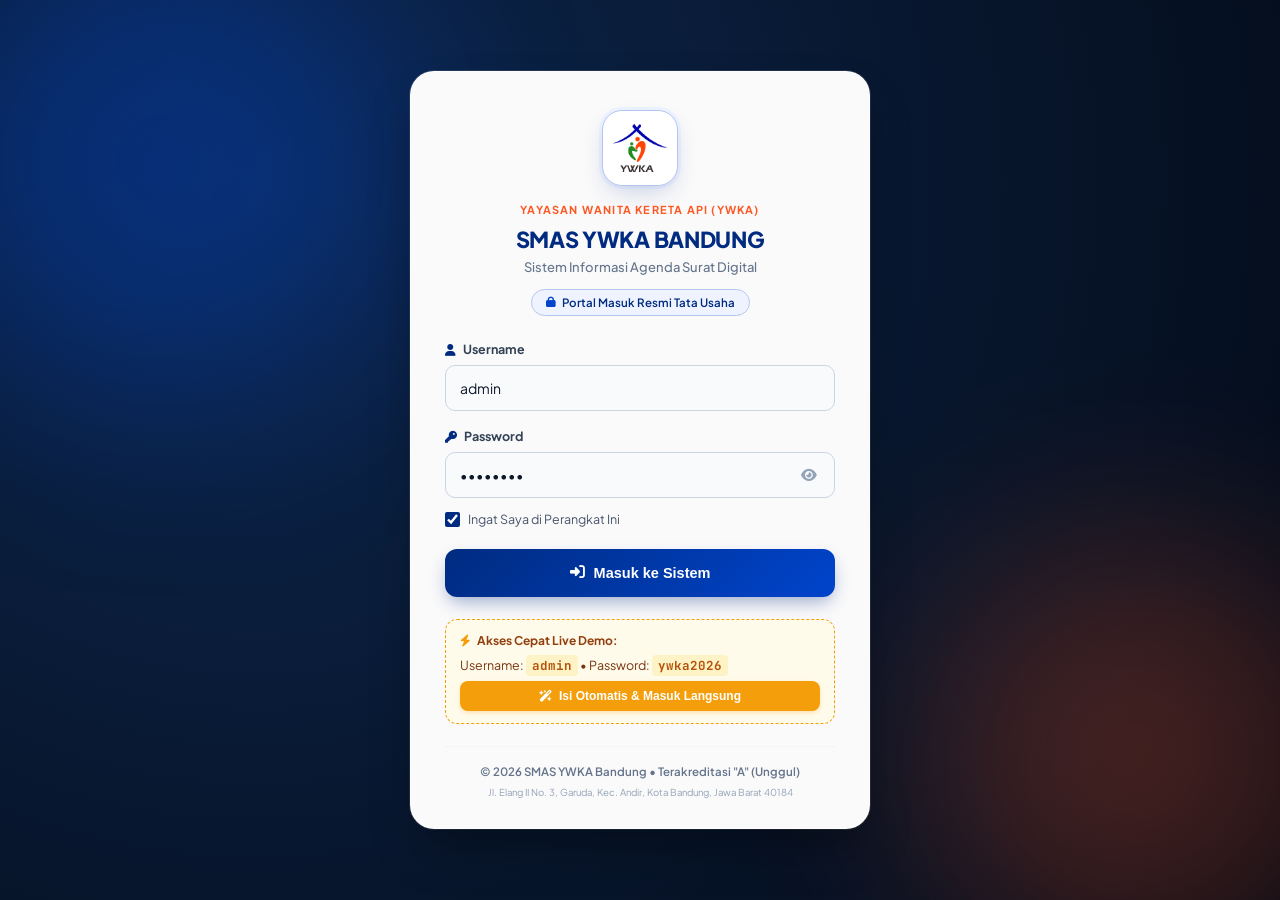
<file: index.html>
<!DOCTYPE html>
<html lang="id">
<head>
  <meta charset="UTF-8">
  <meta name="viewport" content="width=device-width, initial-scale=1.0">
  <title>Sistem Informasi Agenda Surat | SMAS YWKA Bandung</title>
  <meta name="description" content="Aplikasi Agenda Surat Keluar & Surat Masuk SMAS YWKA Bandung dengan generator nomor agenda otomatis, template dokumen resmi, upload berkas ke Google Drive, dan sinkronisasi Google Spreadsheet.">
  <link rel="icon" type="image/png" href="favicon.png">

  <!-- Progressive Web App (PWA) & Mobile Android Settings -->
  <link rel="manifest" href="manifest.json">
  <meta name="theme-color" content="#002b80">
  <meta name="mobile-web-app-capable" content="yes">
  <meta name="apple-mobile-web-app-capable" content="yes">
  <meta name="apple-mobile-web-app-status-bar-style" content="black-translucent">
  <meta name="apple-mobile-web-app-title" content="SIAS YWKA">
  <link rel="apple-touch-icon" href="icon-192.png">
  
  <!-- Google Fonts: Plus Jakarta Sans & JetBrains Mono -->
  <link rel="preconnect" href="https://fonts.googleapis.com">
  <link rel="preconnect" href="https://fonts.gstatic.com" crossorigin>
  <link href="https://fonts.googleapis.com/css2?family=Plus+Jakarta+Sans:wght@300;400;500;600;700;800&family=JetBrains+Mono:wght@400;500;600;700&display=swap" rel="stylesheet">
  
  <!-- Font Awesome Icons -->
  <link rel="stylesheet" href="https://cdnjs.cloudflare.com/ajax/libs/font-awesome/6.5.1/css/all.min.css">
  
  <link rel="stylesheet" href="style.css?v=3.26">
</head>
<body>
  <!-- ================= PORTAL LOGIN RESMI SMAS YWKA ================= -->
  <div id="loginScreen" class="login-screen">
    <div class="login-bg-glow glow-1"></div>
    <div class="login-bg-glow glow-2"></div>

    <div class="login-card">
      <div class="login-brand-header">
        <div class="login-logo-wrapper">
          <img src="logo-ywka.png" alt="Logo Resmi SMAS YWKA Bandung" class="login-logo-img">
        </div>
        <span class="login-foundation-tag">YAYASAN WANITA KERETA API (YWKA)</span>
        <h1 class="login-main-title">SMAS YWKA BANDUNG</h1>
        <p class="login-system-title">Sistem Informasi Agenda Surat Digital</p>
        <div class="login-status-pill">
          <i class="fa-solid fa-lock"></i>
          <span>Portal Masuk Resmi Tata Usaha</span>
        </div>
      </div>

      <form id="formLogin" class="login-form">
        <div class="login-form-group">
          <label for="loginUsername" class="login-field-label">
            <i class="fa-solid fa-user"></i>
            <span>Username</span>
          </label>
          <div class="login-input-container">
            <input type="text" id="loginUsername" class="login-input" placeholder="Masukkan username (cth: admin)" required autocomplete="username" value="admin">
          </div>
        </div>

        <div class="login-form-group">
          <label for="loginPassword" class="login-field-label">
            <i class="fa-solid fa-key"></i>
            <span>Password</span>
          </label>
          <div class="login-input-container">
            <input type="password" id="loginPassword" class="login-input" placeholder="Masukkan password (cth: ywka2026)" required autocomplete="current-password" value="ywka2026">
            <button type="button" class="btn-toggle-login-pass" id="btnToggleLoginPass" title="Lihat / Sembunyikan Password" aria-label="Toggle password visibility">
              <i class="fa-solid fa-eye" id="iconLoginEye"></i>
            </button>
          </div>
        </div>

        <div class="login-options-row">
          <label class="login-remember-checkbox">
            <input type="checkbox" id="loginRememberMe" checked>
            <span>Ingat Saya di Perangkat Ini</span>
          </label>
        </div>

        <button type="submit" class="btn-login-submit" id="btnLoginSubmit">
          <i class="fa-solid fa-right-to-bracket"></i>
          <span>Masuk ke Sistem</span>
        </button>

        <!-- Live Demo Fast Access Box -->
        <div class="login-demo-helper">
          <div class="demo-helper-header">
            <i class="fa-solid fa-bolt text-amber"></i>
            <span>Akses Cepat Live Demo:</span>
          </div>
          <div class="demo-helper-body">
            Username: <code>admin</code> &bull; Password: <code>ywka2026</code>
          </div>
          <button type="button" class="btn-autofill-demo" id="btnAutofillDemo">
            <i class="fa-solid fa-wand-magic-sparkles"></i>
            <span>Isi Otomatis & Masuk Langsung</span>
          </button>
        </div>
      </form>

      <div class="login-card-footer">
        <p>&copy; 2026 SMAS YWKA Bandung &bull; Terakreditasi "A" (Unggul)</p>
        <small>Jl. Elang II No. 3, Garuda, Kec. Andir, Kota Bandung, Jawa Barat 40184</small>
      </div>
    </div>
  </div>

  <div class="app-layout" id="appLayout">
    <!-- Sidebar Navigation -->
    <aside class="sidebar" id="sidebar">
      <div class="sidebar-header">
        <div class="logo-box">
          <img src="logo-ywka.png" alt="Logo Resmi SMAS YWKA Bandung" class="school-logo-img">
          <div>
            <h1 class="school-name">SMAS YWKA</h1>
            <span class="app-title">Agenda Surat Digital</span>
          </div>
        </div>
        <button class="mobile-close-btn" id="closeSidebarBtn" aria-label="Tutup Menu">
          <i class="fa-solid fa-xmark"></i>
        </button>
      </div>

      <div class="sheet-status-card" id="statusCard">
        <div class="status-indicator">
          <span class="status-dot connected" id="statusDot"></span>
          <span class="status-text" id="statusText">Terhubung ke Spreadsheet</span>
        </div>
        <div class="status-meta">
          <span id="lastSyncTime">Sync: Tersimpan</span>
          <button class="sync-refresh-btn" id="btnRefreshData" title="Sinkronkan data sekarang">
            <i class="fa-solid fa-arrows-rotate" id="refreshIcon"></i>
          </button>
        </div>
      </div>

      <nav class="sidebar-nav">
        <div class="nav-section-title">MENU UTAMA</div>
        <button class="nav-item active" data-tab="tab-surat-keluar">
          <i class="fa-solid fa-paper-plane"></i>
          <span>Surat Keluar 2026</span>
          <span class="badge" id="countKeluarBadge">0</span>
        </button>
        <button class="nav-item" data-tab="tab-surat-masuk">
          <i class="fa-solid fa-inbox"></i>
          <span>Surat Masuk 2026</span>
          <span class="badge" id="countMasukBadge">0</span>
        </button>
        <a href="https://drive.google.com/drive/folders/1e3YGwqV7cK0f7LVGyyxClgC7hTtVEL8A" target="_blank" rel="noopener noreferrer" class="nav-item nav-item-drive-link" id="navDriveMainLink" title="Buka Folder Drive Surat SMA YWKA">
          <i class="fa-brands fa-google-drive text-emerald"></i>
          <span>Folder Drive Surat</span>
          <i class="fa-solid fa-arrow-up-right-from-square external-pill"></i>
        </a>
        <button class="nav-item" data-tab="tab-generator">
          <i class="fa-solid fa-file-signature"></i>
          <span>Generator No. Agenda</span>
          <span class="badge-tag">No. Agenda</span>
        </button>
        <button class="nav-item" data-tab="tab-statistik">
          <i class="fa-solid fa-chart-pie"></i>
          <span>Statistik & Laporan</span>
        </button>

        <div class="nav-section-title">INTEGRASI & CLOUD</div>
        <button class="nav-item" data-tab="tab-koneksi">
          <i class="fa-solid fa-table"></i>
          <span>Koneksi Spreadsheet</span>
        </button>
        <button class="nav-item" data-tab="tab-vercel">
          <i class="fa-solid fa-cloud-arrow-up"></i>
          <span>Deploy ke Vercel</span>
        </button>
        <button class="nav-item btn-install-pwa" id="btnSidebarInstallPwa" style="background: rgba(16, 185, 129, 0.12); color: #10b981; border: 1px solid rgba(16, 185, 129, 0.25); margin-top: 6px;">
          <i class="fa-solid fa-mobile-screen-button"></i>
          <span>Install Aplikasi (HP)</span>
          <span class="badge" style="background: #10b981; color: white;">APK / PWA</span>
        </button>
      </nav>

      <div class="sidebar-footer">
        <div class="user-chip">
          <img src="logo-ywka.png" alt="Logo SMAS YWKA" style="width: 28px; height: 28px; object-fit: contain;">
          <div class="user-info">
            <strong id="sidebarUserName">Admin Tata Usaha</strong>
            <small>SMAS YWKA Bandung</small>
          </div>
          <button class="btn-sidebar-logout" id="btnSidebarLogout" title="Keluar / Logout" aria-label="Keluar">
            <i class="fa-solid fa-arrow-right-from-bracket"></i>
          </button>
        </div>
      </div>
    </aside>

    <!-- Main Content -->
    <main class="main-wrapper">
      <!-- Top Navbar -->
      <header class="top-navbar">
        <div class="top-nav-left">
          <button class="mobile-menu-btn" id="openSidebarBtn" aria-label="Buka Menu">
            <i class="fa-solid fa-bars"></i>
          </button>
          <div class="breadcrumb">
            <span class="breadcrumb-root">Aplikasi Tata Usaha</span>
            <i class="fa-solid fa-chevron-right breadcrumb-separator"></i>
            <span class="breadcrumb-current" id="currentSectionTitle">Agenda Surat Keluar 2026</span>
          </div>
        </div>

        <div class="top-nav-right">
          <a href="https://drive.google.com/drive/folders/1e3YGwqV7cK0f7LVGyyxClgC7hTtVEL8A" target="_blank" rel="noopener noreferrer" class="btn btn-drive-nav" id="topNavDriveKeluarBtn" title="Buka Folder Google Drive Surat Keluar SMA YWKA">
            <i class="fa-brands fa-google-drive"></i>
            <span>Drive Surat Keluar</span>
          </a>
          <div class="quick-stats-pill">
            <i class="fa-solid fa-bookmark text-primary"></i>
            <span>Agenda Terakhir: <strong id="topLastNumber">608</strong></span>
          </div>
          <button class="btn btn-primary" id="btnQuickCreateKeluar">
            <i class="fa-solid fa-plus"></i>
            <span>+ Buat Surat Keluar</span>
          </button>
          <button class="btn btn-secondary" id="btnQuickCreateMasuk">
            <i class="fa-solid fa-inbox"></i>
            <span>+ Catat Surat Masuk</span>
          </button>

          <!-- User Profile & Logout -->
          <div class="user-profile-topbar" id="topNavUserProfile">
            <div class="user-avatar-badge" title="Akun Admin Aktif">
              <i class="fa-solid fa-user-shield"></i>
            </div>
            <div class="user-info-text">
              <span class="user-name-title" id="topNavUserName">Admin TU</span>
              <span class="user-online-pill"><i class="fa-solid fa-circle"></i> Online</span>
            </div>
            <button class="btn-logout" id="btnLogout" title="Keluar dari Aplikasi (Logout)" aria-label="Keluar">
              <i class="fa-solid fa-arrow-right-from-bracket"></i>
              <span class="logout-label">Keluar</span>
            </button>
          </div>
        </div>
      </header>

      <!-- Content Body -->
      <div class="content-body">
        
        <!-- ================= TAB 1: SURAT KELUAR ================= -->
        <section class="tab-pane active" id="tab-surat-keluar">
          <!-- Stat Cards -->
          <div class="stats-grid">
            <div class="stat-card">
              <div class="stat-icon bg-blue-subtle text-blue">
                <i class="fa-solid fa-paper-plane"></i>
              </div>
              <div class="stat-details">
                <span class="stat-label">Total Surat Keluar 2026</span>
                <h3 class="stat-value" id="statKeluarTotal">0</h3>
                <span class="stat-sub">Terdata di Buku Agenda</span>
              </div>
            </div>
            <div class="stat-card">
              <div class="stat-icon bg-emerald-subtle text-emerald">
                <i class="fa-solid fa-calendar-check"></i>
              </div>
              <div class="stat-details">
                <span class="stat-label">Surat Bulan Ini</span>
                <h3 class="stat-value" id="statKeluarBulanIni">0</h3>
                <span class="stat-sub" id="statKeluarBulanLabel">Tahun 2026</span>
              </div>
            </div>
            <div class="stat-card">
              <div class="stat-icon bg-amber-subtle text-amber">
                <i class="fa-solid fa-bookmark"></i>
              </div>
              <div class="stat-details">
                <span class="stat-label">No. Agenda Terakhir Terisi</span>
                <h3 class="stat-value stat-mono" id="statKeluarLastNumber">608</h3>
                <span class="stat-sub">Agenda siap lanjut: <strong id="statNextBadge">609</strong></span>
              </div>
            </div>
            <div class="stat-card">
              <div class="stat-icon bg-purple-subtle text-purple">
                <i class="fa-solid fa-tags"></i>
              </div>
              <div class="stat-details">
                <span class="stat-label">Klasifikasi Terbanyak</span>
                <h3 class="stat-value" id="statKeluarTopKlas">421.3</h3>
                <span class="stat-sub">Surat Umum</span>
              </div>
            </div>
          </div>

          <!-- Table Controls / Filter Box -->
          <div class="panel-card">
            <div class="panel-header">
              <div class="panel-title-group">
                <h2 class="panel-title"><i class="fa-solid fa-list-check"></i> Buku Agenda Surat Keluar (2026)</h2>
                <p class="panel-desc">Sinkron langsung dengan sheet <code>SURAT KELUAR 2026</code> (gid: 381566345) & Google Drive</p>
              </div>
              <div class="panel-actions">
                <button type="button" class="btn btn-primary btn-sm" id="btnSyncDriveKeluar" title="Pindai Google Drive dan otomatis perbarui status menjadi 'Berkas Drive' di Spreadsheet">
                  <i class="fa-solid fa-arrows-rotate"></i> Sinkron Berkas Drive
                </button>

                <button type="button" class="btn btn-warning btn-sm" id="btnHeaderBatchEditKeluar" title="Edit kode klasifikasi dan data banyak surat keluar sekaligus">
                  <i class="fa-solid fa-pen-to-square"></i> Edit Batch
                </button>
                <button type="button" class="btn btn-emerald btn-sm" id="btnHeaderBatchUploadKeluar" title="Upload berkas banyak surat keluar sekaligus ke Google Drive">
                  <i class="fa-solid fa-cloud-arrow-up"></i> Upload Batch Drive
                </button>
                <button type="button" class="btn btn-outline btn-sm" id="btnRapikanBarisKeluar" title="Rapikan celah baris kosong di Google Spreadsheet agar nomor agenda kembali rapi berurutan">
                  <i class="fa-solid fa-wand-magic-sparkles text-primary"></i> Rapikan Baris
                </button>
                <a href="https://drive.google.com/drive/folders/1e3YGwqV7cK0f7LVGyyxClgC7hTtVEL8A" target="_blank" rel="noopener noreferrer" class="btn btn-drive-header" id="btnHeaderDriveKeluar" title="Buka Folder Google Drive Surat Keluar">
                  <i class="fa-brands fa-google-drive"></i> Folder Drive Surat Keluar
                </a>
                <button class="btn btn-outline btn-sm" id="btnExportKeluarCsv">
                  <i class="fa-solid fa-file-csv"></i> Unduh CSV
                </button>
                <button class="btn btn-outline btn-sm" onclick="window.print()">
                  <i class="fa-solid fa-print"></i> Cetak Agenda
                </button>
              </div>
            </div>

            <div class="filter-toolbar">
              <div class="search-input-box">
                <i class="fa-solid fa-magnifying-glass search-icon"></i>
                <input type="text" id="searchKeluarInput" placeholder="Cari no agenda, nomor lengkap, perihal, tujuan, petugas..." aria-label="Pencarian Surat Keluar">
                <button class="search-clear-btn" id="btnClearSearchKeluar" title="Hapus pencarian"><i class="fa-solid fa-xmark"></i></button>
              </div>

              <div class="filter-controls">
                <div class="select-wrapper">
                  <select id="filterKeluarKlasifikasi" aria-label="Filter Klasifikasi">
                    <option value="">Semua Kode Klasifikasi (12 Kategori)</option>
                    <option value="421.3">421.3 - Surat Umum</option>
                    <option value="421.6">421.6 - Surat Pelepasan / Wisuda</option>
                    <option value="421.7">421.7 - Kegiatan Siswa</option>
                    <option value="421.71">421.71 - Kegiatan Reuni / Karya Wisata</option>
                    <option value="422.1">422.1 - Kegiatan PPDB dan MPLS</option>
                    <option value="422.3">422.3 - Pengumuman Hari Libur</option>
                    <option value="422.5">422.5 - Beasiswa / Pelajar Teladan</option>
                    <option value="423.5">423.5 - Kegiatan Kurikulum</option>
                    <option value="423.7">423.7 - Kegiatan PAT, PAS, UTS, UJIAN</option>
                    <option value="425.11">425.11 - Sarpras & Gedung Sekolah</option>
                    <option value="425.2">425.2 - Sarpras Buku / Bahan Ajar</option>
                    <option value="425.3">425.3 - Sarpras Perlengkapan Sekolah</option>
                  </select>
                </div>

                <div class="select-wrapper">
                  <select id="filterKeluarBulan" aria-label="Filter Bulan">
                    <option value="">Semua Bulan (2026)</option>
                    <option value="1">Januari (I)</option>
                    <option value="2">Februari (II)</option>
                    <option value="3">Maret (III)</option>
                    <option value="4">April (IV)</option>
                    <option value="5">Mei (V)</option>
                    <option value="6">Juni (VI)</option>
                    <option value="7">Juli (VII)</option>
                    <option value="8">Agustus (VIII)</option>
                    <option value="9">September (IX)</option>
                    <option value="10">Oktober (X)</option>
                    <option value="11">November (XI)</option>
                    <option value="12">Desember (XII)</option>
                  </select>
                </div>
              </div>
            </div>

            <!-- Batch Actions Bar for Surat Keluar -->
            <div class="batch-action-bar" id="batchKeluarBar" style="display: none;">
              <div class="batch-bar-left">
                <span class="batch-badge-count" id="batchKeluarCountBadge">0</span>
                <span class="batch-bar-text">Surat Keluar dipilih</span>
                <button type="button" class="btn btn-outline btn-xs" id="btnSelectAllNoDriveKeluar" title="Pilih otomatis semua surat yang belum memiliki berkas Google Drive">
                  <i class="fa-regular fa-square-check"></i> Belum Ada Berkas
                </button>
                <button type="button" class="btn btn-outline btn-xs" id="btnSelectAllHasDriveKeluar" title="Pilih otomatis semua surat yang sudah memiliki berkas Google Drive">
                  <i class="fa-brands fa-google-drive"></i> Ada Berkas Drive
                </button>
                <button type="button" class="btn btn-outline btn-xs" id="btnSelectAllCurrentPageKeluar" title="Pilih semua surat di halaman ini">
                  <i class="fa-solid fa-list-check"></i> Pilih Halaman Ini
                </button>
              </div>
              <div class="batch-bar-right">
                <button type="button" class="btn btn-emerald btn-sm" id="btnOpenBatchPrintKeluarModal" title="Cetak batch lembar agenda / berkas surat keluar yang dipilih">
                  <i class="fa-solid fa-print"></i> Cetak Batch (<span id="batchPrintKeluarBtnCount">0</span>)
                </button>
                <button type="button" class="btn btn-warning btn-sm" id="btnOpenBatchEditKeluarModal" title="Edit kode klasifikasi dan informasi surat yang dipilih">
                  <i class="fa-solid fa-pen-to-square"></i> Edit Batch (<span id="batchEditBtnCount">0</span>)
                </button>
                <button type="button" class="btn btn-primary btn-sm" id="btnOpenBatchUploadKeluarModal">
                  <i class="fa-solid fa-cloud-arrow-up"></i> Upload Batch Berkas (<span id="batchKeluarBtnCount">0</span>)
                </button>
                <button type="button" class="btn btn-danger btn-sm" id="btnBatchDeleteKeluar" title="Hapus semua surat keluar terpilih secara permanen">
                  <i class="fa-solid fa-trash-can"></i> Hapus Terpilih (<span id="batchDeleteKeluarBtnCount">0</span>)
                </button>
                <button type="button" class="btn btn-secondary btn-sm" id="btnClearBatchKeluar" title="Batalkan pilihan ceklis">
                  <i class="fa-solid fa-xmark"></i> Batal
                </button>
              </div>
            </div>

            <!-- Table Responsive -->
            <div class="table-container">
              <table class="data-table" id="tableSuratKeluar">
                <thead>
                  <tr>
                    <th style="width: 44px; text-align: center;">
                      <input type="checkbox" id="checkAllKeluar" title="Pilih Semua Surat Keluar di Halaman Ini" class="table-checkbox">
                    </th>
                    <th style="width: 80px;">No. Agenda</th>
                    <th style="width: 80px;">Status</th>
                    <th style="width: 220px;">Nomor Lengkap Surat</th>
                    <th style="width: 100px;">Tanggal</th>
                    <th>Prihal / Isi Ringkasan Surat</th>
                    <th style="width: 160px;">Tujuan / Kepada</th>
                    <th style="width: 110px;">Petugas / PIC</th>
                    <th style="width: 145px; text-align: center;">Berkas Lampiran</th>
                    <th style="width: 185px; text-align: center;">Aksi</th>
                  </tr>
                </thead>
                <tbody id="tbodySuratKeluar">
                  <tr>
                    <td colspan="10" class="loading-state">
                      <div class="spinner"></div>
                      <p>Memuat buku agenda surat keluar SMA YWKA...</p>
                    </td>
                  </tr>
                </tbody>
              </table>
            </div>

            <!-- Pagination Bar -->
            <div class="pagination-footer">
              <span class="pagination-info" id="keluarPaginationInfo">Menampilkan 0 dari 0 surat</span>
              <div class="pagination-buttons" id="keluarPaginationBtns"></div>
            </div>
          </div>
        </section>

        <!-- ================= TAB 2: SURAT MASUK ================= -->
        <section class="tab-pane" id="tab-surat-masuk">
          <div class="stats-grid">
            <div class="stat-card">
              <div class="stat-icon bg-emerald-subtle text-emerald">
                <i class="fa-solid fa-inbox"></i>
              </div>
              <div class="stat-details">
                <span class="stat-label">Total Surat Masuk 2026</span>
                <h3 class="stat-value" id="statMasukTotal">0</h3>
                <span class="stat-sub">Terdata di Buku Agenda Masuk</span>
              </div>
            </div>
            <div class="stat-card">
              <div class="stat-icon bg-blue-subtle text-blue">
                <i class="fa-solid fa-building-columns"></i>
              </div>
              <div class="stat-details">
                <span class="stat-label">Pengirim Terbanyak</span>
                <h3 class="stat-value" id="statMasukTopPengirim">Cadisdik VII</h3>
                <span class="stat-sub">Cabang Dinas Wilayah VII</span>
              </div>
            </div>
            <div class="stat-card">
              <div class="stat-icon bg-purple-subtle text-purple">
                <i class="fa-solid fa-train"></i>
              </div>
              <div class="stat-details">
                <span class="stat-label">Surat Yayasan</span>
                <h3 class="stat-value" id="statMasukYayasanCount">0</h3>
                <span class="stat-sub">Yayasan Wanita Kereta Api</span>
              </div>
            </div>
            <div class="stat-card">
              <div class="stat-icon bg-amber-subtle text-amber">
                <i class="fa-solid fa-clock-rotate-left"></i>
              </div>
              <div class="stat-details">
                <span class="stat-label">Surat Masuk Terakhir</span>
                <h3 class="stat-value stat-mono" id="statMasukLastNumber">-</h3>
                <span class="stat-sub" id="statMasukLastDate">-</span>
              </div>
            </div>
          </div>

          <div class="panel-card">
            <div class="panel-header">
              <div class="panel-title-group">
                <h2 class="panel-title"><i class="fa-solid fa-envelopes-bulk"></i> Buku Agenda Surat Masuk (2026)</h2>
                <p class="panel-desc">Sinkron langsung dengan sheet <code>SURAT MASUK 2026</code> (gid: 1925080880) & Google Drive</p>
              </div>
              <div class="panel-actions">
                <button type="button" class="btn btn-primary btn-sm" id="btnHeaderBatchUploadMasuk" title="Upload banyak berkas surat masuk sekaligus dengan auto-baca nama file">
                  <i class="fa-solid fa-layer-group"></i> Upload Batch Surat Masuk
                </button>
                <button type="button" class="btn btn-outline btn-sm" id="btnSyncDriveMasuk" title="Pindai Google Drive Surat Masuk dan pasangkan ke Spreadsheet">
                  <i class="fa-solid fa-arrows-rotate text-emerald"></i> Sinkron Berkas Drive
                </button>

                <button class="btn btn-emerald btn-sm" id="btnOpenModalMasukHeader" title="Catat Surat Masuk Baru">
                  <i class="fa-solid fa-plus"></i> Catat Surat Masuk
                </button>
                <a href="https://drive.google.com/drive/folders/1e3YGwqV7cK0f7LVGyyxClgC7hTtVEL8A" target="_blank" rel="noopener noreferrer" class="btn btn-drive-header" id="btnHeaderDriveMasuk" title="Buka Folder Google Drive Surat Masuk">
                  <i class="fa-brands fa-google-drive"></i> Folder Drive Surat Masuk
                </a>
                <button class="btn btn-outline btn-sm" id="btnExportMasukCsv">
                  <i class="fa-solid fa-file-csv"></i> Unduh CSV
                </button>
              </div>
            </div>

            <div class="filter-toolbar">
              <div class="search-input-box">
                <i class="fa-solid fa-magnifying-glass search-icon"></i>
                <input type="text" id="searchMasukInput" placeholder="Cari no surat masuk / no asal, pengirim, perihal..." aria-label="Pencarian Surat Masuk">
                <button class="search-clear-btn" id="btnClearSearchMasuk" title="Hapus pencarian"><i class="fa-solid fa-xmark"></i></button>
              </div>

              <div class="filter-controls">
                <div class="select-wrapper">
                  <select id="filterMasukPengirim" aria-label="Filter Pengirim">
                    <option value="">Semua Kategori Pengirim</option>
                    <option value="CABANG DINAS WIL.VII">Cabang Dinas (Cadisdik Wil. VII)</option>
                    <option value="DINAS PENDIDIKAN PROVINSI JAWA BARAT">Dinas Pendidikan Provinsi Jawa Barat</option>
                    <option value="YAYASAN WANITA KERETA API">Yayasan Wanita Kereta Api (YWKA)</option>
                    <option value="UNIVERSITAS / INSTITUT">Universitas / Institut</option>
                    <option value="LAIN-LAIN">Lain-Lain</option>
                    <option value="SMPN / SMPS">SMPN / SMPS</option>
                    <option value="INSTANSI PEMERINTAHAN WILAYAH">Instansi Pemerintahan Wilayah</option>
                    <option value="KEMENTRIAN PENDIDIKAN">Kementrian Pendidikan</option>
                    <option value="LEMBAGA EKSTERNAL">Lembaga Eksternal</option>
                    <option value="PEMERINTAH KOTA BANDUNG">Pemerintah Kota Bandung</option>
                    <option value="PEMERINTAH PROVINSI JAWA BARAT">Pemerintah Provinsi Jawa Barat</option>
                    <option value="BBPMP Provinsi Jawa Barat">BBPMP Provinsi Jawa Barat</option>
                  </select>
                </div>

                <div class="select-wrapper">
                  <select id="filterMasukBulan" aria-label="Filter Bulan Surat Masuk">
                    <option value="">Semua Bulan (2026)</option>
                    <option value="1">Januari</option>
                    <option value="2">Februari</option>
                    <option value="3">Maret</option>
                    <option value="4">April</option>
                    <option value="5">Mei</option>
                    <option value="6">Juni</option>
                    <option value="7">Juli</option>
                    <option value="8">Agustus</option>
                    <option value="9">September</option>
                    <option value="10">Oktober</option>
                    <option value="11">November</option>
                    <option value="12">Desember</option>
                  </select>
                </div>
              </div>
            </div>

            <!-- Batch Actions Bar for Surat Masuk -->
            <div class="batch-action-bar" id="batchMasukBar" style="display: none;">
              <div class="batch-bar-left">
                <span class="batch-badge-count" id="batchMasukCountBadge" style="background: #10b981;">0</span>
                <span class="batch-bar-text" style="color: #065f46;">Surat Masuk dipilih</span>
                <button type="button" class="btn btn-outline btn-xs" id="btnSelectAllCurrentPageMasuk" title="Pilih semua surat masuk di halaman ini">
                  <i class="fa-solid fa-list-check"></i> Pilih Semua Hal Ini
                </button>
                <button type="button" class="btn btn-outline btn-xs" id="btnSelectAllHasFileMasuk" title="Pilih hanya surat masuk yang memiliki berkas scan">
                  <i class="fa-regular fa-square-check"></i> Pilih yg Ada Berkas
                </button>
              </div>
              <div class="batch-bar-right">
                <button type="button" class="btn btn-primary btn-sm" id="btnOpenBatchUploadMasukModal" title="Upload berkas Drive untuk surat masuk yang dipilih">
                  <i class="fa-solid fa-cloud-arrow-up"></i> Upload Batch Berkas (<span id="batchMasukBtnCount">0</span>)
                </button>
                <button type="button" class="btn btn-emerald btn-sm" id="btnOpenBatchPrintMasukModal" title="Cetak batch lembar disposisi / berkas surat masuk yang dipilih">
                  <i class="fa-solid fa-print"></i> Cetak Batch (<span id="batchPrintMasukBtnCount">0</span>)
                </button>
                <button type="button" class="btn btn-danger btn-sm" id="btnBatchDeleteMasuk" title="Hapus semua surat masuk terpilih secara permanen">
                  <i class="fa-solid fa-trash-can"></i> Hapus Terpilih (<span id="batchDeleteMasukBtnCount">0</span>)
                </button>
                <button type="button" class="btn btn-secondary btn-sm" id="btnClearBatchMasuk" title="Batalkan pilihan ceklis">
                  <i class="fa-solid fa-xmark"></i> Batal
                </button>
              </div>
            </div>

            <!-- Table Responsive -->
            <div class="table-container">
              <table class="data-table" id="tableSuratMasuk">
                <thead>
                  <tr>
                    <th style="width: 44px; text-align: center;">
                      <input type="checkbox" id="checkAllMasuk" title="Pilih Semua Surat Masuk di Halaman Ini" class="table-checkbox">
                    </th>
                    <th style="width: 50px;">No.</th>
                    <th style="width: 220px;">No. Agenda / Asal</th>
                    <th style="width: 95px;">Tgl Surat</th>
                    <th style="width: 95px;">Diterima</th>
                    <th>Prihal / Ringkasan Surat</th>
                    <th style="width: 180px;">Dari (Pengirim)</th>
                    <th style="width: 110px;">Keterangan</th>
                    <th style="width: 145px; text-align: center;">Berkas Lampiran</th>
                    <th style="width: 185px; text-align: center;">Aksi</th>
                  </tr>
                </thead>
                <tbody id="tbodySuratMasuk">
                  <tr>
                    <td colspan="9" class="loading-state">
                      <div class="spinner"></div>
                      <p>Memuat agenda surat masuk...</p>
                    </td>
                  </tr>
                </tbody>
              </table>
            </div>

            <div class="pagination-footer">
              <span class="pagination-info" id="masukPaginationInfo">Menampilkan 0 dari 0 surat</span>
              <div class="pagination-buttons" id="masukPaginationBtns"></div>
            </div>
          </div>
        </section>

        <!-- ================= TAB 3: GENERATOR & TEMPLATE ================= -->
        <section class="tab-pane" id="tab-generator">
          <div class="generator-container">
            <!-- Left Column: Template Selector & Generator Form -->
            <div class="panel-card">
              <div class="panel-header">
                <div>
                  <h2 class="panel-title"><i class="fa-solid fa-wand-magic-sparkles text-primary"></i> Generator Nomor Agenda Surat</h2>
                  <p class="panel-desc">Nomor dihitung otomatis mengikuti <strong>No. Agenda Surat</strong> terakhir (Agenda terakhir terisi: <strong>608</strong>). Nomor urut mengikuti nomor agenda.</p>
                </div>
              </div>

              <!-- Status Banner Koneksi Google Apps Script -->
              <div class="conn-alert-banner alert-warning" id="bannerConnWarning" style="display: none;">
                <i class="fa-solid fa-triangle-exclamation"></i>
                <div>
                  <strong>Google Apps Script Belum Terhubung:</strong> Pengisian surat saat ini baru disimpan di memori browser dan belum masuk ke file Google Spreadsheet. Silakan <a href="javascript:void(0)" class="alert-action-link" id="linkGoToKoneksi">Buka Pengaturan Koneksi</a> untuk menyambungkan Web App URL.
                </div>
              </div>
              <div class="conn-alert-banner alert-success" id="bannerConnSuccess" style="display: none;">
                <i class="fa-solid fa-circle-check"></i>
                <div>
                  <strong>Terhubung ke Google Spreadsheet & Drive:</strong> Setiap pembuatan nomor surat baru akan langsung tersimpan permanen ke baris Google Spreadsheet dan berkas otomatis terupload ke Drive!
                </div>
              </div>

              <!-- Card Fitur Template Dokumen Kosong Otomatis -->
              <div class="blank-template-card" style="background: linear-gradient(135deg, #f0f4ff 0%, #ffffff 100%); border: 1.5px solid #b3c7ee; border-radius: 12px; padding: 16px 20px; margin-bottom: 22px; display: flex; align-items: center; justify-content: space-between; gap: 16px; flex-wrap: wrap; box-shadow: 0 2px 8px rgba(0, 43, 128, 0.06);">
                <div style="display: flex; align-items: center; gap: 14px; flex: 1; min-width: 260px;">
                  <div style="width: 44px; height: 44px; border-radius: 10px; background: #002b80; color: #fff; display: flex; align-items: center; justify-content: center; font-size: 20px; flex-shrink: 0; box-shadow: 0 4px 10px rgba(0, 43, 128, 0.25);">
                    <i class="fa-solid fa-file-invoice"></i>
                  </div>
                  <div>
                    <h4 style="margin: 0 0 3px 0; font-size: 15px; font-weight: 700; color: #002b80;">Template Dokumen Kosong (Naskah Dinas Resmi)</h4>
                    <p style="margin: 0; font-size: 13px; color: #475569; line-height: 1.4;">Format kerangka naskah dinas resmi siap pakai dengan Kop SMAS YWKA, nomor agenda otomatis, titi mangsa, dan tanda tangan kepala sekolah.</p>
                  </div>
                </div>
                <button type="button" class="btn btn-primary" id="btnOpenTopTemplateKosong" style="background: #002b80; border: none; padding: 10px 18px; border-radius: 8px; font-weight: 700; font-size: 13px; display: inline-flex; align-items: center; gap: 8px; box-shadow: 0 2px 6px rgba(0, 43, 128, 0.2); cursor: pointer; color: #fff;">
                  <i class="fa-solid fa-file-lines"></i> Buka Format Dokumen Kosong
                </button>
              </div>

              <!-- Generator Form -->
              <form id="formGeneratorSurat" class="generator-form">
                <div class="form-row">
                  <!-- Kode Klasifikasi (12 Kategori Lengkap) -->
                  <div class="form-group flex-2">
                    <label for="genKodeKlasifikasi" class="form-label">Kode Klasifikasi Surat <span class="text-danger">*</span></label>
                    <select id="genKodeKlasifikasi" class="form-control" required>
                      <option value="421.3">421.3 - untuk surat umum</option>
                      <option value="421.6">421.6 - untuk surat pelepasan / Wisuda</option>
                      <option value="421.7">421.7 - Untuk kegiatan siswa</option>
                      <option value="421.71">421.71 - untuk Kegiatan Reuni, atau Karya Wisata</option>
                      <option value="422.1">422.1 - untuk kegiatan PPDB dan MPLS</option>
                      <option value="422.3">422.3 - Untuk Pengumuman Hari Libur</option>
                      <option value="422.5">422.5 - Untuk Beasiswa / Pelajar Teladan</option>
                      <option value="423.5">423.5 - Untuk kegiatan Kurikulum</option>
                      <option value="423.7">423.7 - Untuk Kegiatan PAT, PAS, UTS, atau UJIAN</option>
                      <option value="425.11">425.11 - untuk kegiatan Sarana dan Prasarana, dan gedung sekolah</option>
                      <option value="425.2">425.2 - untuk kegiatan Sarana dan Prasarana Buku / Bahan Ajar</option>
                      <option value="425.3">425.3 - untuk sarana dan prasarana perlengkapan sekolah dan lainnya</option>
                      <option value="custom">Kode Kustom Lainnya...</option>
                    </select>
                  </div>

                  <div class="form-group flex-1" id="customKodeGroup" style="display: none;">
                    <label for="genCustomKode" class="form-label">Tulis Kode Manual</label>
                    <input type="text" id="genCustomKode" class="form-control" placeholder="Contoh: 421.9">
                  </div>

                  <!-- No Agenda Mengikuti Kolom D Spreadsheet -->
                  <div class="form-group flex-1">
                    <label for="genNomorUrut" class="form-label">No. Agenda Surat <span class="text-danger">*</span></label>
                    <div class="input-with-button">
                      <input type="text" id="genNomorUrut" class="form-control stat-mono font-bold" required placeholder="609">
                      <button type="button" class="btn btn-secondary btn-icon" id="btnAutoIncrement" title="Ambil No. Agenda berikutnya otomatis">
                        <i class="fa-solid fa-wand-magic"></i>
                      </button>
                    </div>
                    <small class="helper-text">Agenda terakhir: <strong>608</strong> (Surat Dispensasi Siswa Petugas CKG). Berikutnya: <strong id="nextNumberPreview">609</strong> (Bisa diedit bila ada sub-nomor misal: 609.a)</small>
                  </div>

                  <div class="form-group flex-1">
                    <label for="genTanggalSurat" class="form-label">Tanggal Surat <span class="text-danger">*</span></label>
                    <input type="date" id="genTanggalSurat" class="form-control" required>
                    <div class="date-format-badge" id="badgeGenTanggalSurat">
                      <i class="fa-regular fa-calendar-check text-emerald"></i> Format agenda: <strong id="previewGenTanggalSurat">26/10/2026</strong>
                    </div>
                  </div>
                </div>

                <div class="form-group">
                  <label for="genPerihal" class="form-label">Prihal / Isi Ringkasan Surat <span class="text-danger">*</span></label>
                  <input type="text" id="genPerihal" class="form-control" placeholder="Contoh: Surat Tugas MOU SPMB SMPN 23 Bandung" required>
                </div>

                <div class="form-row">
                  <div class="form-group flex-1">
                    <label for="genKepada" class="form-label">Tujuan / Kepada <span class="text-danger">*</span></label>
                    <input type="text" id="genKepada" class="form-control" placeholder="Contoh: SMPN 23 Bandung / Orang Tua / Yayasan" required>
                  </div>

                  <div class="form-group flex-1">
                    <label for="genDari" class="form-label">Dari (Pengirim / Penandatangan)</label>
                    <input type="text" id="genDari" class="form-control" value="Syarif Hasanudin, S.Pd., Gr., M.M.">
                  </div>
                </div>

                <div class="form-row">
                  <div class="form-group flex-1">
                    <label for="genPetugas" class="form-label">Petugas / PIC / Pengelola</label>
                    <input type="text" id="genPetugas" class="form-control" placeholder="Contoh: BU ADE / BU ELVIRA / MIRA / Ayah Irwin">
                  </div>

                  <div class="form-group flex-1">
                    <label for="genKeterangan" class="form-label">Keterangan Tambahan</label>
                    <input type="text" id="genKeterangan" class="form-control" placeholder="Contoh: Arsip Surat Keluar">
                  </div>
                </div>

                <!-- FITUR UPLOAD KE GOOGLE DRIVE -->
                <div class="form-group drive-upload-group">
                  <div class="drive-label-bar">
                    <label class="form-label font-bold" style="margin-bottom: 0;">
                      <i class="fa-brands fa-google-drive text-emerald"></i> Upload Berkas / Scan Surat ke Google Drive (Opsional)
                    </label>
                    <a href="https://drive.google.com/drive/folders/1e3YGwqV7cK0f7LVGyyxClgC7hTtVEL8A" target="_blank" rel="noopener noreferrer" class="drive-link-badge" id="formDriveKeluarLink">
                      <i class="fa-brands fa-google-drive"></i> Buka Folder Surat Keluar Drive ↗
                    </a>
                  </div>
                  <div class="upload-dropzone" id="keluarDropzone">
                    <input type="file" id="genUploadDriveFile" class="file-hidden-input" accept=".pdf,.doc,.docx,.jpg,.jpeg,.png">
                    <div class="dropzone-content" id="dropzoneContentKeluar">
                      <i class="fa-solid fa-cloud-arrow-up dropzone-icon"></i>
                      <p><strong>Pilih Berkas</strong> atau tarik & letakkan scan surat (PDF / Gambar) di sini</p>
                      <small>Otomatis tersimpan langsung ke folder Drive: <a href="https://drive.google.com/drive/folders/1e3YGwqV7cK0f7LVGyyxClgC7hTtVEL8A" target="_blank" rel="noopener noreferrer" id="dropzoneDriveKeluarSubtext">Folder Surat Keluar SMA YWKA</a></small>
                    </div>
                    <!-- File Preview Chip -->
                    <div class="file-preview-chip" id="filePreviewKeluar" style="display: none;">
                      <i class="fa-solid fa-file-pdf file-chip-icon" id="fileChipIconKeluar"></i>
                      <div class="file-chip-info">
                        <strong id="fileChipNameKeluar">-</strong>
                        <span id="fileChipSizeKeluar">-</span>
                      </div>
                      <button type="button" class="btn-remove-file" id="btnRemoveFileKeluar" title="Batalkan berkas">&times;</button>
                    </div>
                  </div>
                </div>

                <!-- Live Result Box -->
                <div class="live-result-box">
                  <div class="result-header">
                    <span class="result-badge"><i class="fa-solid fa-check-circle"></i> HASIL NOMOR SURAT SIAP PAKAI</span>
                    <span class="result-format">Format: [Kode]/[No. Agenda]/SMA YWKA/TU/[Bulan]/[Tahun]</span>
                  </div>
                  <div class="result-content">
                    <div class="result-number" id="previewFullNumber">421.3/609/SMA YWKA/TU/X/2026</div>
                    <div class="result-actions">
                      <button type="button" class="btn btn-outline" id="btnCopyGeneratedNumber">
                        <i class="fa-solid fa-copy"></i> Salin Nomor
                      </button>
                      <button type="button" class="btn btn-outline" id="btnPrintDisposisiMini">
                        <i class="fa-solid fa-print"></i> Lembar Disposisi
                      </button>
                      <button type="button" class="btn btn-primary" id="btnOpenTemplateKosong" style="background: #002b80; color: #fff;">
                        <i class="fa-solid fa-file-invoice"></i> Template Dokumen Kosong
                      </button>
                    </div>
                  </div>
                </div>

                <div class="form-actions-bar">
                  <button type="reset" class="btn btn-secondary">
                    <i class="fa-solid fa-rotate-left"></i> Reset Form
                  </button>
                  <button type="submit" class="btn btn-success" id="btnSubmitToSheets">
                    <i class="fa-solid fa-cloud-arrow-up"></i>
                    <span>Simpan ke Google Sheets & Drive</span>
                  </button>
                </div>
              </form>
            </div>

            <!-- Right Column: Panduan 12 Kode Resmi SMA YWKA -->
            <div class="generator-side-info">
              <div class="panel-card info-card">
                <h3 class="side-card-title"><i class="fa-solid fa-book-bookmark text-primary"></i> 12 Kode Klasifikasi Surat SMA YWKA</h3>
                <ul class="code-guide-list">
                  <li>
                    <span class="code-pill">421.3</span>
                    <div>
                      <strong>Surat Umum</strong>
                      <p>Surat keterangan umum, undangan rapat dinas, mutasi, perjanjian SPP, MBG.</p>
                    </div>
                  </li>
                  <li>
                    <span class="code-pill">421.6</span>
                    <div>
                      <strong>Surat Pelepasan / Wisuda</strong>
                      <p>Undangan wisuda kelas XII, SK panitia pelepasan, pencairan dana wisuda.</p>
                    </div>
                  </li>
                  <li>
                    <span class="code-pill">421.7</span>
                    <div>
                      <strong>Kegiatan Siswa</strong>
                      <p>Dispensasi lomba, LDKS, Paskibra, O2SN, FLS2N, pemanggilan ortu, home visit.</p>
                    </div>
                  </li>
                  <li>
                    <span class="code-pill">421.71</span>
                    <div>
                      <strong>Reuni / Karya Wisata</strong>
                      <p>Field trip PT KAI, izin bus sekolah, koordinasi reuni alumni YWKA.</p>
                    </div>
                  </li>
                  <li>
                    <span class="code-pill">422.1</span>
                    <div>
                      <strong>PPDB & MPLS</strong>
                      <p>MOU SPMB SMP, sosialisasi ke SMPN/MTs, dispensasi tim promosi, SK MPLS.</p>
                    </div>
                  </li>
                  <li>
                    <span class="code-pill">422.3</span>
                    <div>
                      <strong>Pengumuman Hari Libur</strong>
                      <p>Libur Ramadhan, Idul Fitri, libur semester, libur hari besar nasional.</p>
                    </div>
                  </li>
                  <li>
                    <span class="code-pill">422.5</span>
                    <div>
                      <strong>Beasiswa / Pelajar Teladan</strong>
                      <p>Siswa eligible SNBP, beasiswa nilai tertinggi, sertifikat pelajar teladan.</p>
                    </div>
                  </li>
                  <li>
                    <span class="code-pill">423.5</span>
                    <div>
                      <strong>Kegiatan Kurikulum</strong>
                      <p>SKL sementara, SK supervisi guru/tendik, KBM PJJ, ujian riset/penelitian.</p>
                    </div>
                  </li>
                  <li>
                    <span class="code-pill">423.7</span>
                    <div>
                      <strong>PAT, PAS, UTS / UJIAN</strong>
                      <p>Edaran ASTS (UTS), ASAT (PAT/PAS), POS ujian sekolah, pembagian rapor.</p>
                    </div>
                  </li>
                  <li>
                    <span class="code-pill">425.11</span>
                    <div>
                      <strong>Sarpras & Gedung Sekolah</strong>
                      <p>Perbaikan kusen jendela, renovasi kelas, laporan kerusakan gedung.</p>
                    </div>
                  </li>
                  <li>
                    <span class="code-pill">425.2</span>
                    <div>
                      <strong>Sarpras Buku / Bahan Ajar</strong>
                      <p>Pengadaan buku ajar kurikulum, bahan modul, arsip perpustakaan.</p>
                    </div>
                  </li>
                  <li>
                    <span class="code-pill">425.3</span>
                    <div>
                      <strong>Sarpras Perlengkapan Sekolah</strong>
                      <p>Alat olahraga, alat ruang UKS, peminjaman barang, perlengkapan ATK.</p>
                    </div>
                  </li>
                </ul>
              </div>

              <div class="panel-card info-card bg-highlight">
                <h3 class="side-card-title"><i class="fa-solid fa-cloud-arrow-up text-emerald"></i> Integrasi Google Drive</h3>
                <p>Ketika Anda memilih berkas (PDF / Gambar) pada form:</p>
                <ul class="check-list">
                  <li><i class="fa-solid fa-check text-success"></i> Berkas otomatis ter-upload ke folder <strong>Arsip Surat SMA YWKA</strong> di Google Drive Anda.</li>
                  <li><i class="fa-solid fa-check text-success"></i> Link Drive tersimpan langsung di kolom <em>Lampiran Fisik</em> spreadsheet.</li>
                  <li><i class="fa-solid fa-check text-success"></i> Tombol <strong>"Lihat Berkas"</strong> akan muncul di tabel agenda web ini.</li>
                </ul>
              </div>
            </div>
          </div>
        </section>

        <!-- ================= TAB 4: STATISTIK ================= -->
        <section class="tab-pane" id="tab-statistik">
          <div class="panel-card">
            <div class="panel-header">
              <div>
                <h2 class="panel-title"><i class="fa-solid fa-chart-column text-primary"></i> Ringkasan & Statistik Surat 2026</h2>
                <p class="panel-desc">Visualisasi persebaran surat masuk dan keluar SMA YWKA Bandung</p>
              </div>
              <div class="panel-actions">
                <button type="button" class="btn btn-primary" id="btnOpenRekapBulananModal">
                  <i class="fa-solid fa-file-contract"></i> Cetak Rekap Bulanan
                </button>
              </div>
            </div>

            <div class="stats-overview-grid">
              <div class="chart-box">
                <h3 class="chart-title"><i class="fa-solid fa-pie-chart text-blue"></i> Distribusi Surat Keluar Berdasarkan 12 Kode</h3>
                <div class="chart-bars-list" id="statKlasifikasiBars"></div>
              </div>

              <div class="chart-box">
                <h3 class="chart-title"><i class="fa-solid fa-chart-pie text-emerald"></i> Asal Surat Masuk Terbanyak</h3>
                <div class="chart-bars-list" id="statPengirimBars"></div>
              </div>
            </div>

            <div class="stat-summary-table-section">
              <div style="display: flex; justify-content: space-between; align-items: center; margin-top: 24px; margin-bottom: 12px; flex-wrap: wrap; gap: 10px;">
                <h3 class="chart-title" style="margin: 0;"><i class="fa-solid fa-calendar-days"></i> Rekapitulasi Surat per Bulan (2026)</h3>
                <small style="color: #64748b;">Klik tombol <strong>Laporan</strong> di setiap baris bulan untuk melihat / mencetak rekapitulasi resmi.</small>
              </div>
              <div class="table-container">
                <table class="data-table" id="tableMonthlyRecap">
                  <thead>
                    <tr>
                      <th>Bulan</th>
                      <th>Romawi</th>
                      <th>Jumlah Surat Keluar</th>
                      <th>Jumlah Surat Masuk</th>
                      <th>Total Surat</th>
                      <th style="width: 110px; text-align: center;">Aksi Laporan</th>
                    </tr>
                  </thead>
                  <tbody id="tbodyMonthlyRecap"></tbody>
                </table>
              </div>
            </div>
          </div>
        </section>

        <!-- ================= TAB 5: KONEKSI SPREADSHEET ================= -->
        <section class="tab-pane" id="tab-koneksi">
          <div class="connection-layout">
            <div class="panel-card">
              <div class="panel-header">
                <div>
                  <h2 class="panel-title"><i class="fa-solid fa-link text-primary"></i> Pengaturan Koneksi Google Spreadsheet & Drive</h2>
                  <p class="panel-desc">Menyambungkan website langsung ke file Google Spreadsheet & Folder Drive Anda</p>
                </div>
              </div>

              <div class="connection-config-form">
                <div class="form-group">
                  <label class="form-label font-bold">1. File Google Spreadsheet Target:</label>
                  <div class="input-readonly-box">
                    <i class="fa-solid fa-file-excel text-emerald"></i>
                    <a href="https://docs.google.com/spreadsheets/d/1RzsLrm9_FOUUzDjyq60zyGBkrADROCtdrnRGvecST3k/edit?gid=381566345#gid=381566345" target="_blank" rel="noopener noreferrer" class="sheet-link">
                      Surat Masuk Surat Keluar SMA YWKA
                    </a>
                    <span class="badge badge-success">Terbaca Live</span>
                  </div>
                  <small class="helper-text">ID: <code>1RzsLrm9_FOUUzDjyq60zyGBkrADROCtdrnRGvecST3k</code> | Sheet: <code>SURAT KELUAR 2026</code> & <code>SURAT MASUK 2026</code></small>
                </div>

                <div class="form-group">
                  <label class="form-label font-bold">2. Folder Google Drive Surat Keluar:</label>
                  <div class="input-with-button">
                    <input type="url" id="inputDriveKeluarUrl" class="form-control" placeholder="https://drive.google.com/drive/folders/..." value="https://drive.google.com/drive/folders/1e3YGwqV7cK0f7LVGyyxClgC7hTtVEL8A">
                    <a href="https://drive.google.com/drive/folders/1e3YGwqV7cK0f7LVGyyxClgC7hTtVEL8A" target="_blank" rel="noopener noreferrer" class="btn btn-outline" id="btnTestOpenDriveKeluar" title="Buka Folder Drive Surat Keluar">
                      <i class="fa-brands fa-google-drive"></i> Buka
                    </a>
                  </div>
                  <small class="helper-text">Tautan Google Drive khusus folder Surat Keluar Anda.</small>
                </div>

                <div class="form-group">
                  <label class="form-label font-bold">3. Folder Google Drive Surat Masuk:</label>
                  <div class="input-with-button">
                    <input type="url" id="inputDriveMasukUrl" class="form-control" placeholder="https://drive.google.com/drive/folders/..." value="https://drive.google.com/drive/folders/1e3YGwqV7cK0f7LVGyyxClgC7hTtVEL8A">
                    <a href="https://drive.google.com/drive/folders/1e3YGwqV7cK0f7LVGyyxClgC7hTtVEL8A" target="_blank" rel="noopener noreferrer" class="btn btn-outline" id="btnTestOpenDriveMasuk" title="Buka Folder Drive Surat Masuk">
                      <i class="fa-brands fa-google-drive"></i> Buka
                    </a>
                  </div>
                  <small class="helper-text">Tautan Google Drive khusus folder Surat Masuk Anda.</small>
                </div>

                <div class="form-group">
                  <label for="inputAppsScriptUrl" class="form-label font-bold">4. URL Web App Google Apps Script (Wajib untuk Simpan Langsung ke Spreadsheet):</label>
                  <input type="url" id="inputAppsScriptUrl" class="form-control" placeholder="https://script.google.com/macros/s/AKfycbx.../exec">
                  <small class="helper-text">URL ini didapat setelah menyalin skrip v2.8 di bawah ke Apps Script Google Sheets Anda lalu klik Deploy > Web App.</small>
                </div>

                <div class="form-group" style="border-top: 1.5px dashed #cbd5e1; padding-top: 14px; margin-top: 14px; background: #f0fdf4; border-radius: 8px; padding: 14px 16px;">
                  <label class="form-label font-bold" style="color: #065f46; display: flex; align-items: center; gap: 8px; font-size: 14.5px;">
                    <i class="fa-brands fa-whatsapp text-emerald" style="font-size: 20px;"></i> 5. Pengaturan Notifikasi Laporan Bukti Kerja WhatsApp:
                  </label>
                  <p style="margin: 2px 0 12px 0; font-size: 12px; color: #15803d;">
                    Otomatis mengirimkan laporan pengerjaan & bukti link berkas Drive ke nomor WhatsApp pribadi Anda atau Grup Administrasi TAS.
                  </p>
                  <div style="display: grid; grid-template-columns: repeat(auto-fit, minmax(240px, 1fr)); gap: 12px;">
                    <div>
                      <label for="inputWaPhone" class="form-label font-semibold" style="font-size: 12.5px;">Nomor WhatsApp Pribadi / Admin:</label>
                      <input type="tel" id="inputWaPhone" class="form-control" placeholder="0895328047492 atau +62895328047492" value="0895328047492">
                      <small class="helper-text">Format: <code>0895328047492</code> / <code>+62895328047492</code> (Tersimpan otomatis).</small>
                    </div>
                    <div>
                      <label for="inputWaPetugas" class="form-label font-semibold" style="font-size: 12.5px;">Nama Petugas / Identitas TAS:</label>
                      <input type="text" id="inputWaPetugas" class="form-control" placeholder="Fierza (Admin TAS YWKA)" value="Fierza (Admin TAS YWKA)">
                      <small class="helper-text">Nama admin yang tercantum dalam format laporan bukti kerja.</small>
                    </div>
                  </div>
                  <div style="margin-top: 10px; display: flex; gap: 8px;">
                    <button type="button" class="btn btn-outline btn-sm" id="btnTestWaMessage" style="background: #ffffff; color: #059669; border-color: #10b981;">
                      <i class="fa-brands fa-whatsapp"></i> Uji Coba Format Laporan WhatsApp (+62895328047492)
                    </button>
                  </div>
                </div>

                <div class="form-actions-bar">
                  <button type="button" class="btn btn-secondary" id="btnTestConnection">
                    <i class="fa-solid fa-plug-circle-check"></i> Uji Koneksi
                  </button>
                  <button type="button" class="btn btn-outline" id="btnRelocateMisplacedRows" title="Pindahkan surat masuk di baris bawah ke slot urut 215, 216 yang benar dan bersihkan baris salah">
                    <i class="fa-solid fa-arrow-up-short-wide" style="color: #10b981;"></i> Rapikan Baris Surat Masuk
                  </button>
                  <button type="button" class="btn btn-outline" id="btnRapikanAgendaKeluar" title="Pindahkan surat keluar yang nyasar di baris bawah (misal agenda 691 ke slot tepat setelah 690) dan rapikan urutan">
                    <i class="fa-solid fa-arrow-down-1-9" style="color: #6366f1;"></i> Rapikan No. Agenda Keluar
                  </button>
                  <button type="button" class="btn btn-outline" id="btnCleanSpreadsheetDuplicates" title="Hapus baris ganda di Spreadsheet dan bersihkan tampilan">
                    <i class="fa-solid fa-broom" style="color: #f59e0b;"></i> Bersihkan Baris Ganda
                  </button>
                  <button type="button" class="btn btn-emerald" id="btnSyncDriveAll" title="Pindai seluruh folder Google Drive dan otomatis pasangkan link berkas ke Spreadsheet agar status berubah menjadi 'Berkas Drive'">
                    <i class="fa-solid fa-arrows-rotate"></i> Sinkron Berkas Drive ke Sheet
                  </button>
                  <button type="button" class="btn btn-outline" id="btnCleanDriveDuplicates" title="Pindai dan bersihkan seluruh file duplikat ganda di Google Drive dan sisakan 1 versi terbaru">
                    <i class="fa-brands fa-google-drive" style="color: #3b82f6;"></i> Bersihkan Duplikat Drive
                  </button>
                  <button type="button" class="btn btn-primary" id="btnSaveConnectionSettings">
                    <i class="fa-solid fa-floppy-disk"></i> Simpan Pengaturan
                  </button>
                </div>
              </div>

              <div class="script-instruction-box">
                <div class="script-header">
                  <span><i class="fa-solid fa-code"></i> Kode Google Apps Script v3.9 (Penempatan Presisi Slot Surat Keluar 691+, Relokasi Baris &amp; Deteksi Versi)</span>
                  <button class="btn btn-outline btn-sm" id="btnCopyScriptCode">
                    <i class="fa-solid fa-copy"></i> Salin Skrip
                  </button>
                </div>
                <textarea id="appsScriptCodeArea" class="script-code-area" readonly rows="12"></textarea>
              </div>
            </div>

            <!-- Right: Step-by-step tutorial -->
            <div class="panel-card tutorial-card">
              <h3 class="side-card-title"><i class="fa-solid fa-list-ol text-blue"></i> Cara Update &amp; Aktifkan Auto-Save v3.9:</h3>
              <ol class="step-guide-list">
                <li>
                  <div class="step-num">1</div>
                  <div>
                    <strong>Buka Spreadsheet SMA YWKA</strong>
                    <p>Buka menu <strong>Ekstensi (Extensions)</strong> &gt; <strong>Apps Script</strong>.</p>
                  </div>
                </li>
                <li>
                  <div class="step-num">2</div>
                  <div>
                    <strong>Ganti Skrip dengan Kode v3.9</strong>
                    <p>Hapus seluruh kode lama di editor Apps Script, klik tombol <em>"Salin Skrip"</em> di sebelah kiri, lalu tempel (Paste) dan klik ikon <strong>Simpan (Save)</strong>.</p>
                  </div>
                </li>
                <li>
                  <div class="step-num">3</div>
                  <div>
                    <strong>WAJIB Perbarui Deployment Web App</strong>
                    <p><strong>Jika update:</strong> Klik <strong>Deploy</strong> &gt; <strong>Kelola deployment (Manage deployments)</strong> &gt; klik <strong>Edit (ikon pensil)</strong> &gt; ubah Versi menjadi <strong>Versi baru (New version)</strong> &gt; klik <strong>Deploy</strong>. (Jika baru pertama kali: <em>New deployment &gt; Web app &gt; Execute as: Me &gt; Who has access: Anyone</em>, lalu tempel URL-nya).</p>
                  </div>
                </li>
              </ol>

              <div class="security-note">
                <i class="fa-solid fa-shield-halved text-emerald"></i>
                <p>Otomatis membuat folder <strong>"Arsip Surat SMA YWKA"</strong> di Google Drive Anda secara aman & gratis.</p>
              </div>

              <!-- Card Keamanan & Akun Login -->
              <div class="panel-card" style="margin-top: 18px; border: 1px solid #e2e8f0; border-radius: 12px; padding: 18px; background: #ffffff;">
                <h3 class="side-card-title"><i class="fa-solid fa-user-shield text-primary"></i> Akun Login & Keamanan Portal</h3>
                <div style="font-size: 13px; color: #475569; margin-bottom: 12px; line-height: 1.5;">
                  Akun aktif: <strong>Admin Tata Usaha</strong> (Username: <code>admin</code>). Anda dapat mengubah password akun ini kapan saja di bawah ini.
                </div>
                <div class="form-group" style="margin-bottom: 10px;">
                  <label class="form-label font-bold" for="settingsAdminPassword">Password Admin:</label>
                  <div class="input-with-button">
                    <input type="password" id="settingsAdminPassword" class="form-control" placeholder="Password baru" value="ywka2026">
                    <button type="button" class="btn btn-outline" id="btnToggleSettingsPass" title="Lihat / Sembunyikan Password">
                      <i class="fa-solid fa-eye" id="iconSettingsPass"></i>
                    </button>
                  </div>
                </div>
                <div style="display: flex; gap: 8px; flex-wrap: wrap;">
                  <button type="button" class="btn btn-primary btn-sm" id="btnSaveAdminPassword">
                    <i class="fa-solid fa-floppy-disk"></i> Simpan Password
                  </button>
                  <button type="button" class="btn btn-outline btn-sm" id="btnResetAdminPassword">
                    <i class="fa-solid fa-rotate-left"></i> Reset ke 'ywka2026'
                  </button>
                </div>
              </div>
            </div>
          </div>
        </section>

        <!-- ================= TAB 6: VERCEL DEPLOY ================= -->
        <section class="tab-pane" id="tab-vercel">
          <div class="panel-card">
            <div class="panel-header">
              <div>
                <h2 class="panel-title"><i class="fa-solid fa-cloud-arrow-up text-primary"></i> Status Deploy Vercel</h2>
                <p class="panel-desc">Aplikasi Anda sudah live di Vercel: <a href="https://sistem-informasi-agenda-surat-ywka.vercel.app/" target="_blank" rel="noopener noreferrer" style="font-weight: 700; color: var(--primary);">sistem-informasi-agenda-surat-ywka.vercel.app</a></p>
              </div>
            </div>

            <div class="vercel-steps-grid">
              <div class="vercel-step-box">
                <div class="vercel-step-header">
                  <span class="step-pill">Update Kode</span>
                  <h3>Cara Memperbarui Web di Vercel</h3>
                </div>
                <ol class="step-guide-sub">
                  <li>Jika Anda menggunakan <strong>GitHub</strong>, cukup <code>git push</code> perubahan berkas ini ke repo Anda, Vercel otomatis rebuild & deploy!</li>
                  <li>Jika deploy via <strong>Drag & Drop</strong>, cukup unggah folder <code>Project</code> yang telah diperbarui ke Vercel project Anda.</li>
                </ol>
              </div>

              <div class="vercel-step-box">
                <div class="vercel-step-header">
                  <span class="step-pill">Fitur Lengkap</span>
                  <h3>Pembaruan Terbaru:</h3>
                </div>
                <ul class="check-list">
                  <li><i class="fa-solid fa-check text-success"></i> No. Agenda mengikuti urutan agenda surat di spreadsheet.</li>
                  <li><i class="fa-solid fa-check text-success"></i> 12 Kode Klasifikasi Resmi SMA YWKA.</li>
                  <li><i class="fa-solid fa-check text-success"></i> Template surat lengkap dari Drive.</li>
                  <li><i class="fa-solid fa-check text-success"></i> Fitur upload berkas scan surat ke Google Drive.</li>
                </ul>
              </div>
            </div>
          </div>
        </section>

      </div>
    </main>
  </div>

  <!-- ================= MODAL: CATAT SURAT MASUK DENGAN UPLOAD DRIVE ================= -->
  <div class="modal-backdrop" id="modalSuratMasuk">
    <div class="modal-dialog">
      <div class="modal-header">
        <h3 class="modal-title"><i class="fa-solid fa-inbox text-emerald"></i> Catat Surat Masuk Baru</h3>
        <button class="modal-close-btn" id="btnCloseModalMasuk" aria-label="Tutup"><i class="fa-solid fa-xmark"></i></button>
      </div>
      <form id="formInputSuratMasuk">
        <div class="modal-body">
          <div class="form-row">
            <div class="form-group" style="flex: 0 0 100px;">
              <label for="inMasukNoUrut" class="form-label">No. Urut <span class="text-danger">*</span></label>
              <input type="number" id="inMasukNoUrut" class="form-control stat-mono font-bold" placeholder="210" required title="Nomor Urut Buku Agenda Surat Masuk">
            </div>
            <div class="form-group flex-2">
              <label for="inMasukNoAgenda" class="form-label">No. Surat Asal / No. Agenda <span class="text-danger">*</span></label>
              <input type="text" id="inMasukNoAgenda" class="form-control font-bold" placeholder="Contoh: 129/PK.03.03.01-Cadisdikwil.VII" required>
            </div>
            <div class="form-group flex-1">
              <label for="inMasukTglSurat" class="form-label">Tanggal Surat <span class="text-danger">*</span></label>
              <input type="date" id="inMasukTglSurat" class="form-control" required>
              <div class="date-format-badge" id="badgeInMasukTglSurat">
                <i class="fa-regular fa-calendar-check text-emerald"></i> Format: <strong id="previewInMasukTglSurat">-</strong>
              </div>
            </div>
            <div class="form-group flex-1">
              <label for="inMasukTglDiterima" class="form-label">Tanggal Diterima <span class="text-danger">*</span></label>
              <input type="date" id="inMasukTglDiterima" class="form-control" required>
              <div class="date-format-badge" id="badgeInMasukTglDiterima">
                <i class="fa-regular fa-calendar-check text-emerald"></i> Format: <strong id="previewInMasukTglDiterima">-</strong>
              </div>
            </div>
          </div>

          <div class="form-group">
            <label for="inMasukPerihal" class="form-label">Prihal / Isi Ringkasan Surat <span class="text-danger">*</span></label>
            <textarea id="inMasukPerihal" class="form-control" rows="2" placeholder="Contoh: Undangan Rapat Koordinasi ARKAS BOSP Tahun 2026" required></textarea>
          </div>

          <div class="form-row">
            <div class="form-group flex-1">
              <label for="inMasukDari" class="form-label">Dari (Instansi Pengirim) <span class="text-danger">*</span></label>
              <select id="inMasukDari" class="form-control font-bold" required>
                <option value="" disabled selected>-- Pilih Pengirim (Sesuai Spreadsheet) --</option>
                <option value="CABANG DINAS WIL.VII">CABANG DINAS WIL.VII</option>
                <option value="DINAS PENDIDIKAN PROVINSI JAWA BARAT">DINAS PENDIDIKAN PROVINSI JAWA BARAT</option>
                <option value="YAYASAN WANITA KERETA API">YAYASAN WANITA KERETA API</option>
                <option value="UNIVERSITAS / INSTITUT">UNIVERSITAS / INSTITUT</option>
                <option value="LAIN-LAIN">LAIN-LAIN</option>
                <option value="SMPN / SMPS">SMPN / SMPS</option>
                <option value="INSTANSI PEMERINTAHAN WILAYAH">INSTANSI PEMERINTAHAN WILAYAH</option>
                <option value="KEMENTRIAN PENDIDIKAN">KEMENTRIAN PENDIDIKAN</option>
                <option value="LEMBAGA EKSTERNAL">LEMBAGA EKSTERNAL</option>
                <option value="PEMERINTAH KOTA BANDUNG">PEMERINTAH KOTA BANDUNG</option>
                <option value="PEMERINTAH PROVINSI JAWA BARAT">PEMERINTAH PROVINSI JAWA BARAT</option>
                <option value="BBPMP Provinsi Jawa Barat">BBPMP Provinsi Jawa Barat</option>
                <option value="__CUSTOM__">+ Ketik Pengirim Kustom / Lainnya...</option>
              </select>
              <div id="inMasukDariCustomGroup" style="display: none; margin-top: 6px;">
                <input type="text" id="inMasukDariCustom" class="form-control" placeholder="Ketik nama instansi pengirim kustom">
              </div>
            </div>

            <div class="form-group flex-1">
              <label for="inMasukKepada" class="form-label">Kepada (Penerima di Sekolah)</label>
              <input type="text" id="inMasukKepada" class="form-control" value="SMA YWKA">
            </div>
          </div>

          <div class="form-row">
            <div class="form-group flex-1">
              <label for="inMasukDisposisi" class="form-label">Disposisi / Keterangan</label>
              <input type="text" id="inMasukDisposisi" class="form-control" placeholder="Contoh: Kurikulum / Kesiswaan / Keuangan">
            </div>
            <div class="form-group flex-1">
              <label for="inMasukKodeKlasifikasi" class="form-label">Kode Klasifikasi (Jika Ada)</label>
              <select id="inMasukKodeKlasifikasi" class="form-control">
                <option value="">-- Tanpa Kode --</option>
                <option value="421.3">421.3 - Surat Umum</option>
                <option value="421.7">421.7 - Kegiatan Siswa</option>
                <option value="422.1">422.1 - PPDB / MPLS</option>
                <option value="423.5">423.5 - Kurikulum</option>
                <option value="423.7">423.7 - Ujian / Asesmen</option>
              </select>
            </div>
          </div>

          <!-- Upload Drive Surat Masuk -->
          <div class="form-group drive-upload-group">
            <label class="form-label font-bold">
              <i class="fa-brands fa-google-drive text-emerald"></i> Upload Berkas Scan Surat Masuk ke Google Drive (Opsional)
            </label>
            <div class="upload-dropzone" id="masukDropzone">
              <input type="file" id="inMasukUploadDrive" class="file-hidden-input" accept=".pdf,.doc,.docx,.jpg,.jpeg,.png">
              <div class="dropzone-content" id="dropzoneContentMasuk">
                <i class="fa-solid fa-cloud-arrow-up dropzone-icon"></i>
                <p><strong>Pilih Berkas Scan Surat Masuk</strong> (PDF / Gambar)</p>
                <small>Tersimpan ke folder <em>"Arsip Surat SMA YWKA/Surat Masuk 2026"</em> di Drive</small>
              </div>
              <div class="file-preview-chip" id="filePreviewMasuk" style="display: none;">
                <i class="fa-solid fa-file-pdf file-chip-icon" id="fileChipIconMasuk"></i>
                <div class="file-chip-info">
                  <strong id="fileChipNameMasuk">-</strong>
                  <span id="fileChipSizeMasuk">-</span>
                </div>
                <button type="button" class="btn-remove-file" id="btnRemoveFileMasuk" title="Batalkan berkas">&times;</button>
              </div>
            </div>
          </div>
        </div>
        <div class="modal-footer">
          <button type="button" class="btn btn-secondary" id="btnCancelModalMasuk">Batal</button>
          <button type="submit" class="btn btn-emerald">
            <i class="fa-solid fa-cloud-arrow-up"></i> Simpan ke Google Sheets & Drive
          </button>
        </div>
      </form>
    </div>
  </div>

  <!-- ================= MODAL: DETAIL / LEMBAR DISPOSISI PRINT ================= -->
  <div class="modal-backdrop" id="modalDisposisi">
    <div class="modal-dialog modal-lg">
      <div class="modal-header">
        <h3 class="modal-title"><i class="fa-solid fa-print text-primary"></i> Cetak Lembar Disposisi & Agenda Surat</h3>
        <button class="modal-close-btn" id="btnCloseModalDisposisi" aria-label="Tutup"><i class="fa-solid fa-xmark"></i></button>
      </div>

      <div class="modal-body" style="padding: 24px;">
        <!-- LEMBAR AGENDA SURAT & DISPOSISI RESMI (SIAP CETAK) -->
        <div id="disposisiPrintArea">
          <div class="disposisi-card">
            <!-- STEMPEL ARSIP FISIK (Hanya muncul untuk Surat Masuk) -->
            <div id="arsipStamp" class="arsip-stamp" style="display: none;">
              <div class="arsip-stamp-label"><i class="fa-solid fa-box-archive"></i> ARSIP FISIK</div>
              <div class="arsip-stamp-no">No. <span id="arsipStampNo">-</span></div>
              <div class="arsip-stamp-tgl" id="arsipStampTgl">-</div>
            </div>
            <div class="disposisi-header" style="display: flex; align-items: center; justify-content: center; gap: 16px; margin-bottom: 14px;">
              <img src="logo-ywka.png" alt="Logo SMAS YWKA Bandung" style="width: 58px; height: 58px; object-fit: contain;">
              <div class="disposisi-school" style="text-align: left;">
                <div style="font-size: 13px; font-weight: 700; color: #1e293b; letter-spacing: 0.5px;">YAYASAN WANITA KERETA API</div>
                <h2 style="font-size: 19px; font-weight: 900; color: #002b80; margin: 1px 0;">SMAS YWKA BANDUNG</h2>
                <p style="font-size: 11px; margin: 1px 0;">Jl. Elang II No. 3, Garuda, Kec. Andir, Kota Bandung, Jawa Barat</p>
                <small style="font-size: 10px; color: #64748b;">Akreditasi: A | NSS: 302026002008 | NPSN: 20219736 | Telp: (022) 6011740</small>
              </div>
            </div>
            <div class="disposisi-divider"></div>
            <h3 class="disposisi-title">LEMBAR AGENDA SURAT</h3>

            <table class="disposisi-table">
              <tr>
                <td class="dt-label">Tipe Surat</td>
                <td class="dt-val" id="dispTipeSurat">-</td>
                <td class="dt-label">No. Agenda</td>
                <td class="dt-val font-bold stat-mono" id="dispNoUrut">-</td>
              </tr>
              <tr>
                <td class="dt-label">Nomor Surat Lengkap</td>
                <td class="dt-val font-bold stat-mono" colspan="3" id="dispNoLengkap">-</td>
              </tr>
              <tr>
                <td class="dt-label">Tanggal Surat</td>
                <td class="dt-val" id="dispTglSurat">-</td>
                <td class="dt-label">Petugas / PIC</td>
                <td class="dt-val" id="dispPetugas">-</td>
              </tr>
              <tr>
                <td class="dt-label">Dari</td>
                <td class="dt-val" colspan="3" id="dispDari">-</td>
              </tr>
              <tr>
                <td class="dt-label">Kepada / Ditujukan</td>
                <td class="dt-val" colspan="3" id="dispKepada">-</td>
              </tr>
              <tr>
                <td class="dt-label">Prihal / Isi Ringkasan</td>
                <td class="dt-val font-bold" colspan="3" id="dispPerihal">-</td>
              </tr>
              <tr>
                <td class="dt-label">Instruksi / Catatan Disposisi</td>
                <td class="dt-val dt-notes" colspan="3">
                  <div class="checkbox-row">
                    <span>[ ] Tindak Lanjuti Segera</span>
                    <span>[ ] Hadiri / Wakili</span>
                    <span>[ ] Buatkan Balasan</span>
                    <span>[ ] Arsipkan di Drive</span>
                  </div>
                  <div class="signature-space">
                    <span>Catatan: _________________________________________________</span>
                    <div class="sig-box">
                      <p>Kepala SMA YWKA Bandung,</p>
                      <div style="height: 45px;"></div>
                      <strong>Syarif Hasanudin, S.Pd., Gr., M.M.</strong>
                    </div>
                  </div>
                </td>
              </tr>
            </table>
          </div>
        </div>

        <!-- INFO BERKAS GOOGLE DRIVE (TIDAK DICETAK KE KERTAS) -->
        <div id="dispDriveBanner" class="no-print" style="display: none; margin-top: 16px; padding: 12px 18px; background: #f0fdf4; border: 1.5px solid #86efac; border-radius: 10px; display: flex; align-items: center; justify-content: space-between; gap: 12px; flex-wrap: wrap;">
          <div style="display: flex; align-items: center; gap: 12px;">
            <i class="fa-brands fa-google-drive text-emerald" style="font-size: 24px;"></i>
            <div>
              <strong style="font-size: 13.5px; color: #166534;">Berkas Dokumen Asli Tersedia di Google Drive</strong>
              <p style="margin: 2px 0 0 0; font-size: 12px; color: #15803d;">Gunakan tombol printer bawaan Google Drive di pojok kanan atas untuk cetak fisik lengkap.</p>
            </div>
          </div>
          <div style="display: flex; gap: 8px; align-items: center;">
            <button type="button" class="btn btn-outline btn-sm" id="btnShareWaFromBanner" style="background: #ffffff; color: #059669; border-color: #10b981;" title="Kirim bukti kerja laporan ke WhatsApp">
              <i class="fa-brands fa-whatsapp"></i> Laporan WA
            </button>
            <a href="#" id="dispDriveLink" target="_blank" rel="noopener noreferrer" class="btn btn-emerald btn-sm" style="display: inline-flex; align-items: center; gap: 6px; text-decoration: none;">
              <i class="fa-solid fa-arrow-up-right-from-square"></i> Buka di Drive
            </a>
          </div>
        </div>
      </div>

      <div class="modal-footer no-print">
        <button type="button" class="btn btn-secondary" id="btnCloseDisposisi">Tutup</button>
        <button type="button" class="btn btn-outline" id="btnShareWaDisposisi" style="color: #059669; border-color: #10b981;" title="Kirim ringkasan surat & bukti kerja ini ke WhatsApp">
          <i class="fa-brands fa-whatsapp"></i> Kirim ke WhatsApp
        </button>
        <button type="button" class="btn btn-primary btn-lg" id="btnPrintDisposisiDoc">
          <i class="fa-solid fa-print"></i> Cetak Lembar Disposisi
        </button>
      </div>
    </div>
  </div>

  <!-- ================= MODAL: LAPORAN REKAPITULASI BULANAN ================= -->
  <div class="modal-backdrop" id="modalRekapBulanan">
    <div class="modal-dialog modal-xl" style="max-width: 960px;">
      <div class="modal-header">
        <h3 class="modal-title"><i class="fa-solid fa-file-contract text-primary"></i> Laporan Rekapitulasi Bulanan Eksekutif</h3>
        <button class="modal-close-btn" id="btnCloseModalRekapBulanan" aria-label="Tutup"><i class="fa-solid fa-xmark"></i></button>
      </div>

      <!-- TOOLBAR FILTER BULAN & AKSI DI MODAL -->
      <div class="modal-body-top-bar no-print" style="padding: 12px 24px; background: #f8fafc; border-bottom: 1px solid #e2e8f0; display: flex; align-items: center; justify-content: space-between; gap: 12px; flex-wrap: wrap;">
        <div style="display: flex; align-items: center; gap: 10px; flex-wrap: wrap;">
          <label for="selBulanRekapBulanan" style="font-weight: 600; font-size: 13.5px; color: #334155;">
            <i class="fa-regular fa-calendar text-primary"></i> Pilih Bulan:
          </label>
          <select id="selBulanRekapBulanan" class="form-control" style="width: auto; padding: 6px 12px; font-weight: 600;">
            <option value="1">Januari 2026 (I)</option>
            <option value="2">Februari 2026 (II)</option>
            <option value="3">Maret 2026 (III)</option>
            <option value="4">April 2026 (IV)</option>
            <option value="5">Mei 2026 (V)</option>
            <option value="6">Juni 2026 (VI)</option>
            <option value="7">Juli 2026 (VII)</option>
            <option value="8">Agustus 2026 (VIII)</option>
            <option value="9">September 2026 (IX)</option>
            <option value="10">Oktober 2026 (X)</option>
            <option value="11" selected>November 2026 (XI)</option>
            <option value="12">Desember 2026 (XII)</option>
          </select>

          <label for="selUkuranKertasRekap" style="font-weight: 600; font-size: 13.5px; color: #334155; margin-left: 6px;">
            <i class="fa-solid fa-scroll text-primary"></i> Ukuran Kertas:
          </label>
          <select id="selUkuranKertasRekap" class="form-control" style="width: auto; padding: 6px 12px; font-weight: 600;">
            <option value="A4" selected>A4 (210 × 297 mm)</option>
            <option value="F4">F4 / Folio (215 × 330 mm)</option>
          </select>

          <span class="badge badge-primary" id="lblRekapTotalCountBadge" style="font-size: 12px; padding: 5px 10px;">0 Total Surat</span>
        </div>
        <div style="display: flex; gap: 8px; align-items: center;">
          <button type="button" class="btn btn-outline btn-sm" id="btnExportRekapCsv">
            <i class="fa-solid fa-file-csv"></i> Unduh CSV
          </button>
          <button type="button" class="btn btn-primary btn-sm" id="btnPrintRekapBulananDoc">
            <i class="fa-solid fa-print"></i> Cetak / Simpan PDF
          </button>
        </div>
      </div>

      <div class="modal-body" style="padding: 24px; max-height: calc(85vh - 120px); overflow-y: auto;">
        <!-- AREA CETAK REKAPITULASI RESMI -->
        <div id="rekapBulananPrintArea">
          <div class="rekap-bulanan-card">
            <!-- KOP SURAT RESMI SMAS YWKA BANDUNG -->
            <div class="rekap-kop-wrapper">
              <img src="logo-ywka.png" alt="Logo SMAS YWKA Bandung" class="rekap-kop-logo">
              <div class="rekap-kop-text">
                <div class="kop-yayasan">YAYASAN WANITA KERETA API</div>
                <h1 class="kop-sekolah">SMAS YWKA BANDUNG</h1>
                <p class="kop-alamat">Jl. Elang II No. 3, Garuda, Kec. Andir, Kota Bandung, Jawa Barat 40184</p>
                <div class="kop-meta">Akreditasi: A | NSS: 302026002008 | NPSN: 20219736 | Telp: (022) 6011740 | Email: sma_ywkabdg@yahoo.co.id</div>
              </div>
            </div>
            <div class="kop-double-divider"></div>

            <!-- JUDUL LAPORAN -->
            <div class="rekap-doc-header">
              <h2 class="rekap-doc-title">LAPORAN REKAPITULASI AGENDA SURAT MASUK & KELUAR</h2>
              <div class="rekap-doc-period">PERIODE: BULAN <span id="rekapJudulBulan">NOVEMBER</span> 2026</div>
            </div>

            <!-- WIDGET RINGKASAN STATISTIK EKSEKUTIF -->
            <div class="rekap-stats-summary-grid">
              <div class="rekap-stat-box stat-keluar">
                <div class="rs-label">Surat Keluar</div>
                <div class="rs-value" id="rekapValSuratKeluar">0</div>
                <div class="rs-sub">Surat Resmi/Keluar Terbit</div>
              </div>
              <div class="rekap-stat-box stat-masuk">
                <div class="rs-label">Surat Masuk</div>
                <div class="rs-value" id="rekapValSuratMasuk">0</div>
                <div class="rs-sub">Surat Diterima & Disposisi</div>
              </div>
              <div class="rekap-stat-box stat-total">
                <div class="rs-label">Total Volume Surat</div>
                <div class="rs-value" id="rekapValTotalSurat">0</div>
                <div class="rs-sub">Aktivitas Persuratan Bulan Ini</div>
              </div>
              <div class="rekap-stat-box stat-drive">
                <div class="rs-label">Arsip Digital (Drive)</div>
                <div class="rs-value" id="rekapValDriveArsip">0</div>
                <div class="rs-sub" id="rekapValDriveRatio">0% Berkas Terlampir</div>
              </div>
            </div>

            <!-- TABEL 1: REKAPITULASI SURAT KELUAR MENURUT KODE KLASIFIKASI -->
            <div class="rekap-section-block">
              <h3 class="rekap-section-title"><i class="fa-solid fa-list-check"></i> I. Distribusi Surat Keluar Berdasarkan Klasifikasi</h3>
              <table class="rekap-table">
                <thead>
                  <tr>
                    <th style="width: 45px; text-align: center;">No.</th>
                    <th style="width: 90px; text-align: center;">Kode</th>
                    <th>Nama Urusan / Perihal Klasifikasi</th>
                    <th style="width: 110px; text-align: right;">Jumlah Surat</th>
                    <th style="width: 90px; text-align: right;">Persentase</th>
                  </tr>
                </thead>
                <tbody id="rekapTbodyKlasifikasi">
                  <!-- Populated via JS -->
                </tbody>
              </table>
            </div>

            <!-- TABEL 2: ASAL SURAT MASUK BULAN INI -->
            <div class="rekap-section-block">
              <h3 class="rekap-section-title"><i class="fa-solid fa-inbox"></i> II. Asal Instansi Pengirim Surat Masuk</h3>
              <table class="rekap-table">
                <thead>
                  <tr>
                    <th style="width: 45px; text-align: center;">No.</th>
                    <th>Nama Instansi / Pengirim</th>
                    <th style="width: 110px; text-align: right;">Jumlah Diterima</th>
                    <th style="width: 90px; text-align: right;">Persentase</th>
                  </tr>
                </thead>
                <tbody id="rekapTbodyPengirim">
                  <!-- Populated via JS -->
                </tbody>
              </table>
            </div>

            <!-- TABEL 3: RINCIAN SURAT KELUAR BULAN INI -->
            <div class="rekap-section-block">
              <h3 class="rekap-section-title"><i class="fa-solid fa-paper-plane text-primary"></i> III. Rincian Agenda Surat Keluar (<span id="rekapKeluarCountTitle">0 Surat</span>)</h3>
              <table class="rekap-table rekap-table-entries">
                <thead>
                  <tr>
                    <th style="width: 35px; text-align: center;">No.</th>
                    <th style="width: 75px; text-align: center;">No. Agenda</th>
                    <th style="width: 85px;">Tanggal</th>
                    <th style="width: 195px;">Nomor Lengkap Surat</th>
                    <th>Perihal / Ringkasan Isi</th>
                    <th style="width: 135px;">Ditujukan Kepada</th>
                    <th style="width: 65px; text-align: center;">Kode</th>
                    <th style="width: 65px; text-align: center;">Berkas</th>
                  </tr>
                </thead>
                <tbody id="rekapTbodyKeluar">
                  <!-- Populated via JS -->
                </tbody>
              </table>
            </div>

            <!-- TABEL 4: RINCIAN SURAT MASUK BULAN INI -->
            <div class="rekap-section-block">
              <h3 class="rekap-section-title"><i class="fa-solid fa-inbox text-emerald"></i> IV. Rincian Agenda Surat Masuk (<span id="rekapMasukCountTitle">0 Surat</span>)</h3>
              <table class="rekap-table rekap-table-entries">
                <thead>
                  <tr>
                    <th style="width: 35px; text-align: center;">No.</th>
                    <th style="width: 75px; text-align: center;">No. Agenda</th>
                    <th style="width: 85px;">Tgl. Diterima</th>
                    <th style="width: 195px;">Nomor Surat Asal</th>
                    <th>Perihal / Ringkasan Isi</th>
                    <th style="width: 135px;">Instansi Pengirim</th>
                    <th style="width: 100px;">Disposisi</th>
                    <th style="width: 65px; text-align: center;">Berkas</th>
                  </tr>
                </thead>
                <tbody id="rekapTbodyMasuk">
                  <!-- Populated via JS -->
                </tbody>
              </table>
            </div>

            <!-- LEMBAR TANDA TANGAN / PENGESAHAN DOKUMEN -->
            <div class="rekap-signature-block">
              <div class="rekap-sig-date">Bandung, <span id="rekapTglCetak">23 November 2026</span></div>
              <div class="rekap-sig-row">
                <div class="rekap-sig-col">
                  <div class="rekap-sig-role">Mengetahui,<br><strong>Kepala SMA YWKA Bandung</strong></div>
                  <div class="rekap-sig-space"></div>
                  <div class="rekap-sig-name"><strong>Syarif Hasanudin, S.Pd., Gr., M.M.</strong></div>
                  <div class="rekap-sig-nip">Kepala Sekolah</div>
                </div>
                <div class="rekap-sig-col">
                  <div class="rekap-sig-role">Petugas Administrasi Persuratan,<br><strong>Kepala Urusan Tata Usaha</strong></div>
                  <div class="rekap-sig-space"></div>
                  <div class="rekap-sig-name"><strong>Mira Andani, S.E</strong></div>
                  <div class="rekap-sig-nip">Kepala Tata Usaha</div>
                </div>
              </div>
            </div>

          </div>
        </div>
      </div>

      <div class="modal-footer no-print">
        <button type="button" class="btn btn-secondary" id="btnCloseRekapBulananFooter">Tutup</button>
        <button type="button" class="btn btn-primary" id="btnPrintRekapBulananBottom">
          <i class="fa-solid fa-print"></i> Cetak Laporan (PDF)
        </button>
      </div>
    </div>
  </div>

  <!-- Modal: Hubungkan Google Apps Script (Muncul Jika User Submit Saat Belum Terhubung) -->
  <div class="modal-backdrop" id="modalAppsScriptPrompt">
    <div class="modal-dialog">
      <div class="modal-header" style="background: #fffbeb; border-bottom: 1px solid #fde68a;">
        <h3 class="modal-title" style="color: #92400e;">
          <i class="fa-solid fa-triangle-exclamation" style="color: #d97706;"></i> Google Apps Script Belum Terhubung
        </h3>
        <button class="modal-close-btn" id="btnCloseModalPrompt" aria-label="Tutup"><i class="fa-solid fa-xmark"></i></button>
      </div>
      <div class="modal-body">
        <p style="font-size: 14px; margin-bottom: 12px; color: #334155; line-height: 1.6;">
          Agar nomor surat ini <strong>langsung tersimpan permanen ke file Google Spreadsheet Anda</strong> dan berkas terupload ke Drive, silakan masukkan <strong>URL Web App Google Apps Script</strong> Anda di bawah ini:
        </p>
        <div class="form-group">
          <label class="form-label font-bold">URL Web App Apps Script (akhiran /exec):</label>
          <input type="url" id="promptAppsScriptUrlInput" class="form-control" placeholder="https://script.google.com/macros/s/AKfycb.../exec">
          <small class="helper-text">Dapat diperoleh dari menu <em>Ekstensi > Apps Script > Deploy > Web app</em> di Spreadsheet SMA YWKA.</small>
        </div>
      </div>
      <div class="modal-footer">
        <button type="button" class="btn btn-secondary" id="btnSavePromptLocalOnly">
          Simpan Sementara di Browser Saja
        </button>
        <button type="button" class="btn btn-success" id="btnSavePromptAndSync">
          <i class="fa-solid fa-floppy-disk"></i> Simpan URL & Kirim ke Spreadsheet
        </button>
      </div>
    </div>
  </div>

  <!-- ================= MODAL: EDIT DATA SURAT KELUAR ================= -->
  <div class="modal-backdrop" id="modalEditSuratKeluar">
    <div class="modal-dialog modal-lg">
      <div class="modal-header">
        <h3 class="modal-title"><i class="fa-solid fa-pen-to-square text-primary"></i> Edit Data Surat Keluar</h3>
        <button class="modal-close-btn" id="btnCloseModalEditKeluar" aria-label="Tutup"><i class="fa-solid fa-xmark"></i></button>
      </div>
      <form id="formEditSuratKeluar">
        <div class="modal-body">
          <input type="hidden" id="editKeluarId">
          <input type="hidden" id="editKeluarOldAgenda">

          <div class="form-row">
            <div class="form-group flex-2">
              <label for="editKeluarKodeKlasifikasi" class="form-label">Kode Klasifikasi <span class="text-danger">*</span></label>
              <select id="editKeluarKodeKlasifikasi" class="form-control" required>
                <option value="421.3">421.3 - Surat Umum & Undangan</option>
                <option value="421.7">421.7 - Kegiatan Kesiswaan / Ekstrakurikuler</option>
                <option value="421.71">421.71 - Izin Operasional / Dispensasi Siswa</option>
                <option value="422.1">422.1 - Penerimaan Peserta Didik Baru (PPDB)</option>
                <option value="423.5">423.5 - Kurikulum & Pembelajaran</option>
                <option value="423.7">423.7 - Ujian Sekolah & Asesmen</option>
                <option value="424">424 - Akreditasi & Kelembagaan</option>
                <option value="425.11">425.11 - Sarana Prasarana & Pemeliharaan</option>
                <option value="428">428 - Keuangan, SPP & BOSP</option>
                <option value="800">800 - Kepegawaian, Guru & Karyawan</option>
                <option value="005">005 - Undangan Resmi Eksternal</option>
                <option value="090">090 - Perjalanan Dinas</option>
                <option value="custom">-- Kustom / Kode Lainnya --</option>
              </select>
              <input type="text" id="editKeluarCustomKode" class="form-control" style="display: none; margin-top: 6px;" placeholder="Ketik kode kustom (misal: 421.9)">
            </div>

            <div class="form-group flex-1">
              <label for="editKeluarNoAgenda" class="form-label">No. Agenda <span class="text-danger">*</span></label>
              <input type="text" id="editKeluarNoAgenda" class="form-control font-bold" required>
              <small class="helper-text">Bisa diedit (misal: 609 atau 609.a)</small>
            </div>

            <div class="form-group flex-1">
              <label for="editKeluarTanggalSurat" class="form-label">Tanggal Surat <span class="text-danger">*</span></label>
              <input type="date" id="editKeluarTanggalSurat" class="form-control" required>
              <div class="date-format-badge" id="badgeEditKeluarTgl">
                <i class="fa-regular fa-calendar-check text-emerald"></i> Format: <strong id="previewEditKeluarTgl">-</strong>
              </div>
            </div>
          </div>

          <div class="form-group">
            <label for="editKeluarPerihal" class="form-label">Prihal / Isi Ringkasan Surat <span class="text-danger">*</span></label>
            <input type="text" id="editKeluarPerihal" class="form-control" placeholder="Isi ringkasan perihal surat" required>
          </div>

          <div class="form-row">
            <div class="form-group flex-1">
              <label for="editKeluarKepada" class="form-label">Tujuan / Kepada <span class="text-danger">*</span></label>
              <input type="text" id="editKeluarKepada" class="form-control" placeholder="Tujuan surat" required>
            </div>

            <div class="form-group flex-1">
              <label for="editKeluarDari" class="form-label">Dari (Pengirim / Penandatangan)</label>
              <input type="text" id="editKeluarDari" class="form-control" value="Syarif Hasanudin, S.Pd., Gr., M.M.">
            </div>
          </div>

          <div class="form-row">
            <div class="form-group flex-1">
              <label for="editKeluarPetugas" class="form-label">Petugas / PIC / Pengelola</label>
              <input type="text" id="editKeluarPetugas" class="form-control" placeholder="Contoh: BU ELVIRA / BU ADE">
            </div>

            <div class="form-group flex-1">
              <label for="editKeluarKeterangan" class="form-label">Keterangan Tambahan</label>
              <input type="text" id="editKeluarKeterangan" class="form-control" placeholder="Catatan tambahan">
            </div>
          </div>

          <div class="form-group drive-upload-group" style="margin-top: 10px;">
            <label class="form-label font-bold">
              <i class="fa-brands fa-google-drive text-emerald"></i> Ganti / Perbarui Berkas di Google Drive (Opsional)
            </label>
            <div id="editKeluarCurrentFileBox" style="font-size: 12px; margin-bottom: 6px; color: #475569;">
              Berkas saat ini: <strong id="editKeluarCurrentFileName">-</strong>
            </div>
            <input type="file" id="editKeluarUploadDrive" class="form-control" accept=".pdf,.doc,.docx,.jpg,.jpeg,.png">
            <small class="helper-text" style="color: #059669; font-weight: 600; display: block; margin-top: 4px;">
              <i class="fa-solid fa-arrows-rotate"></i> Mode Timpa (Replace): Jika berkas baru dipilih, berkas lama di Google Drive otomatis ditimpa/digantikan tanpa menduplikasi.
            </small>
            <small class="helper-text" style="color: #64748b; display: block;">Biarkan kosong jika tidak ingin mengubah berkas yang sudah ada.</small>
          </div>
        </div>
        <div class="modal-footer">
          <button type="button" class="btn btn-secondary" id="btnCancelModalEditKeluar">Batal</button>
          <button type="submit" class="btn btn-primary" id="btnSubmitEditKeluar">
            <i class="fa-solid fa-floppy-disk"></i> Simpan Perubahan Surat Keluar
          </button>
        </div>
      </form>
    </div>
  </div>

  <!-- ================= MODAL: EDIT DATA SURAT MASUK ================= -->
  <div class="modal-backdrop" id="modalEditSuratMasuk">
    <div class="modal-dialog modal-lg">
      <div class="modal-header">
        <h3 class="modal-title"><i class="fa-solid fa-pen-to-square text-emerald"></i> Edit Data Surat Masuk</h3>
        <button class="modal-close-btn" id="btnCloseModalEditMasuk" aria-label="Tutup"><i class="fa-solid fa-xmark"></i></button>
      </div>
      <form id="formEditSuratMasuk">
        <div class="modal-body">
          <input type="hidden" id="editMasukId">
          <input type="hidden" id="editMasukOldAgenda">
          <input type="hidden" id="editMasukOldNoUrut">

          <div class="form-row">
            <div class="form-group" style="flex: 0 0 100px;">
              <label for="editMasukNoUrut" class="form-label">No. Urut <span class="text-danger">*</span></label>
              <input type="number" id="editMasukNoUrut" class="form-control stat-mono font-bold" required title="Nomor Urut Buku Agenda">
            </div>
            <div class="form-group flex-2">
              <label for="editMasukNoAgenda" class="form-label">No. Surat Asal / No. Agenda <span class="text-danger">*</span></label>
              <input type="text" id="editMasukNoAgenda" class="form-control font-bold" required>
            </div>
            <div class="form-group flex-1">
              <label for="editMasukTglSurat" class="form-label">Tanggal Surat <span class="text-danger">*</span></label>
              <input type="date" id="editMasukTglSurat" class="form-control" required>
              <div class="date-format-badge" id="badgeEditMasukTglSurat">
                <i class="fa-regular fa-calendar-check text-emerald"></i> Format: <strong id="previewEditMasukTglSurat">-</strong>
              </div>
            </div>
            <div class="form-group flex-1">
              <label for="editMasukTglDiterima" class="form-label">Tanggal Diterima <span class="text-danger">*</span></label>
              <input type="date" id="editMasukTglDiterima" class="form-control" required>
              <div class="date-format-badge" id="badgeEditMasukTglDiterima">
                <i class="fa-regular fa-calendar-check text-emerald"></i> Format: <strong id="previewEditMasukTglDiterima">-</strong>
              </div>
            </div>
          </div>

          <div class="form-group">
            <label for="editMasukPerihal" class="form-label">Prihal / Isi Ringkasan Surat <span class="text-danger">*</span></label>
            <textarea id="editMasukPerihal" class="form-control" rows="2" required></textarea>
          </div>

          <div class="form-row">
            <div class="form-group flex-1">
              <label for="editMasukDari" class="form-label">Dari (Instansi Pengirim) <span class="text-danger">*</span></label>
              <select id="editMasukDari" class="form-control font-bold" required>
                <option value="" disabled selected>-- Pilih Pengirim (Sesuai Spreadsheet) --</option>
                <option value="CABANG DINAS WIL.VII">CABANG DINAS WIL.VII</option>
                <option value="DINAS PENDIDIKAN PROVINSI JAWA BARAT">DINAS PENDIDIKAN PROVINSI JAWA BARAT</option>
                <option value="YAYASAN WANITA KERETA API">YAYASAN WANITA KERETA API</option>
                <option value="UNIVERSITAS / INSTITUT">UNIVERSITAS / INSTITUT</option>
                <option value="LAIN-LAIN">LAIN-LAIN</option>
                <option value="SMPN / SMPS">SMPN / SMPS</option>
                <option value="INSTANSI PEMERINTAHAN WILAYAH">INSTANSI PEMERINTAHAN WILAYAH</option>
                <option value="KEMENTRIAN PENDIDIKAN">KEMENTRIAN PENDIDIKAN</option>
                <option value="LEMBAGA EKSTERNAL">LEMBAGA EKSTERNAL</option>
                <option value="PEMERINTAH KOTA BANDUNG">PEMERINTAH KOTA BANDUNG</option>
                <option value="PEMERINTAH PROVINSI JAWA BARAT">PEMERINTAH PROVINSI JAWA BARAT</option>
                <option value="BBPMP Provinsi Jawa Barat">BBPMP Provinsi Jawa Barat</option>
                <option value="__CUSTOM__">+ Ketik Pengirim Kustom / Lainnya...</option>
              </select>
              <div id="editMasukDariCustomGroup" style="display: none; margin-top: 6px;">
                <input type="text" id="editMasukDariCustom" class="form-control" placeholder="Ketik nama instansi pengirim kustom">
              </div>
            </div>
            <div class="form-group flex-1">
              <label for="editMasukKepada" class="form-label">Kepada (Penerima di Sekolah)</label>
              <input type="text" id="editMasukKepada" class="form-control" value="SMA YWKA">
            </div>
          </div>

          <div class="form-row">
            <div class="form-group flex-1">
              <label for="editMasukDisposisi" class="form-label">Disposisi / Keterangan</label>
              <input type="text" id="editMasukDisposisi" class="form-control" placeholder="Contoh: Kurikulum / Kesiswaan / Keuangan">
            </div>
            <div class="form-group flex-1">
              <label for="editMasukKodeKlasifikasi" class="form-label">Kode Klasifikasi (Jika Ada)</label>
              <select id="editMasukKodeKlasifikasi" class="form-control">
                <option value="">-- Tanpa Kode --</option>
                <option value="421.3">421.3 - Surat Umum</option>
                <option value="421.7">421.7 - Kegiatan Siswa</option>
                <option value="422.1">422.1 - PPDB / MPLS</option>
                <option value="423.5">423.5 - Kurikulum</option>
                <option value="423.7">423.7 - Ujian / Asesmen</option>
              </select>
            </div>
          </div>

          <div class="form-group drive-upload-group" style="margin-top: 10px;">
            <label class="form-label font-bold">
              <i class="fa-brands fa-google-drive text-emerald"></i> Ganti / Perbarui Berkas Drive (Opsional)
            </label>
            <div id="editMasukCurrentFileBox" style="font-size: 12px; margin-bottom: 6px; color: #475569;">
              Berkas saat ini: <strong id="editMasukCurrentFileName">-</strong>
            </div>
            <input type="file" id="editMasukUploadDrive" class="form-control" accept=".pdf,.doc,.docx,.jpg,.jpeg,.png">
            <small class="helper-text" style="color: #059669; font-weight: 600; display: block; margin-top: 4px;">
              <i class="fa-solid fa-arrows-rotate"></i> Mode Timpa (Replace): Jika berkas baru dipilih, berkas lama di Google Drive otomatis ditimpa/digantikan.
            </small>
            <small class="helper-text" style="color: #64748b; display: block;">Biarkan kosong jika tidak ingin mengubah berkas scan surat masuk yang sudah ada.</small>
          </div>
        </div>
        <div class="modal-footer">
          <button type="button" class="btn btn-secondary" id="btnCancelModalEditMasuk">Batal</button>
          <button type="submit" class="btn btn-emerald" id="btnSubmitEditMasuk">
            <i class="fa-solid fa-floppy-disk"></i> Simpan Perubahan Surat Masuk
          </button>
        </div>
      </form>
    </div>
  </div>

  <!-- Modal: Upload Berkas Drive Langsung per Agenda (Mendukung Keluar & Masuk) -->
  <div class="modal-backdrop" id="modalUploadRowDrive">
    <div class="modal-dialog">
      <div class="modal-header">
        <h3 class="modal-title" id="uploadModalTitleText">
          <i class="fa-brands fa-google-drive text-emerald"></i> Upload Berkas ke Google Drive
        </h3>
        <button class="modal-close-btn" id="btnCloseUploadRowDrive" aria-label="Tutup"><i class="fa-solid fa-xmark"></i></button>
      </div>
      <form id="formUploadRowDrive">
        <div class="modal-body">
          <div class="info-callout" style="background: #f8fafc; border: 1px solid #e2e8f0; border-radius: 8px; padding: 12px; margin-bottom: 16px;">
            <div style="font-size: 12px; color: #64748b; font-weight: 600; margin-bottom: 4px;" id="uploadModalTypeLabel">SURAT TARGET:</div>
            <div style="font-weight: 700; color: #1e293b; font-size: 14px;" id="uploadModalNomorLengkap">-</div>
            <div style="font-size: 12.5px; color: #475569; margin-top: 4px;" id="uploadModalPerihal">-</div>
            <div style="font-size: 11.5px; color: #059669; margin-top: 6px;" id="uploadModalFolderInfo">
              <i class="fa-solid fa-folder-tree"></i> Tersimpan otomatis ke folder Google Drive resmi SMA YWKA
            </div>
          </div>

          <!-- Alert Khusus Pembaruan Berkas Bersih (Hapus Link Sheet Dulu -> Hapus Duplikat Drive) -->
          <div id="uploadModalExistingBox" style="display: none; background: #fffbeb; border: 1.5px solid #fde68a; border-radius: 8px; padding: 12px 14px; margin-bottom: 16px;">
            <div style="display: flex; align-items: flex-start; justify-content: space-between; gap: 10px; flex-wrap: wrap;">
              <div style="flex: 1; min-width: 220px;">
                <strong style="font-size: 13px; color: #92400e; display: flex; align-items: center; gap: 6px;">
                  <i class="fa-solid fa-triangle-exclamation text-amber"></i> Berkas Sudah Ada di Google Drive
                </strong>
                <p style="margin: 4px 0 0; font-size: 11.5px; color: #78350f; line-height: 1.45;">
                  <strong>Skema Pembaruan Otomatis:</strong> Saat berkas baru diunggah, sistem akan <strong>menghapus tautan di Spreadsheet terlebih dahulu</strong>, lalu <strong>membuang berkas lama & duplikat di Drive ke Sampah</strong>, kemudian menautkan berkas baru.
                </p>
                <div style="margin-top: 8px; display: flex; gap: 8px; align-items: center; flex-wrap: wrap;">
                  <a href="#" target="_blank" rel="noopener noreferrer" id="uploadModalExistingLink" class="btn btn-outline btn-xs" style="background: #ffffff; color: #15803d; border-color: #86efac; text-decoration: none;">
                    <i class="fa-solid fa-arrow-up-right-from-square"></i> Lihat Berkas Aktif
                  </a>
                  <button type="button" class="btn btn-outline btn-xs" id="btnDeleteExistingDriveFile" style="background: #ffffff; color: #dc2626; border-color: #fca5a5;" title="Hapus berkas dari Spreadsheet dan buang ke Sampah Google Drive tanpa upload baru">
                    <i class="fa-solid fa-trash-can"></i> Hapus Berkas Ini Saja
                  </button>
                </div>
              </div>
            </div>
          </div>

          <input type="hidden" id="uploadModalTargetId" value="">
          <input type="hidden" id="uploadModalTargetAgenda" value="">
          <input type="hidden" id="uploadModalTargetUrut" value="">
          <input type="hidden" id="uploadModalTargetRowIndex" value="">
          <input type="hidden" id="uploadModalTargetType" value="keluar">

          <div class="form-group">
            <label class="form-label font-bold" id="labelUploadRowFile">Pilih Berkas Baru Pengganti (PDF / DOCX / Gambar / Scan): <span class="text-danger">*</span></label>
            <input type="file" id="inputUploadRowFile" class="form-control" accept=".pdf,.doc,.docx,.jpg,.jpeg,.png" required>
            <small class="helper-text">Maksimal ukuran 20 MB. File akan diunggah langsung ke Google Drive SMA YWKA.</small>
          </div>
        </div>
        <div class="modal-footer">
          <button type="button" class="btn btn-secondary" id="btnCancelUploadRowDrive">Batal</button>
          <button type="submit" class="btn btn-emerald" id="btnSubmitUploadRowDrive">
            <i class="fa-solid fa-cloud-arrow-up"></i> Unggah ke Google Drive
          </button>
        </div>
      </form>
    </div>
  </div>

  <!-- ================= MODAL: UPLOAD BATCH BERKAS SURAT KELUAR ================= -->
  <!-- ================= MODAL: UPLOAD BATCH SURAT KELUAR ================= -->
  <div class="modal-backdrop" id="modalBatchUploadKeluar">
    <div class="modal-dialog modal-xl">
      <div class="modal-header" style="background: #eff6ff; border-bottom: 1px solid #bfdbfe;">
        <h3 class="modal-title" style="color: #1e40af;">
          <i class="fa-solid fa-layer-group text-primary"></i> Upload Batch Surat Keluar &amp; Ekstrak Data Otomatis
        </h3>
        <button class="modal-close-btn" id="btnCloseBatchUploadKeluar" aria-label="Tutup"><i class="fa-solid fa-xmark"></i></button>
      </div>
      <div class="modal-body">
        <!-- Info Banner -->
        <div class="batch-info-banner" style="background: #f0f9ff; border-color: #bae6fd;">
          <div class="batch-info-icon"><i class="fa-solid fa-wand-magic-sparkles text-primary" style="font-size: 24px;"></i></div>
          <div class="batch-info-content">
            <h4 style="color: #0369a1;">Upload Cepat &amp; Pindai Otomatis Dokumen Surat Keluar</h4>
            <p style="color: #0284c7;">
              Tarik atau pilih berkas surat keluar secara massal (PDF / Word / Scan). Sistem akan <strong>otomatis mendeteksi Kode Klasifikasi (12 Kategori)</strong>, mengekstrak <strong>Prihal</strong> dari nama berkas/kop, menyesuaikan <strong>Nomor Agenda Berurutan</strong>, serta menyediakan tombol <strong>"👁️ Cek PDF"</strong> untuk mengintip isi berkas langsung!
            </p>
          </div>
        </div>

        <!-- Multi-File Dropzone -->
        <div class="batch-dropzone" id="batchKeluarDropzone">
          <input type="file" id="batchKeluarMultiInput" multiple accept=".pdf,.doc,.docx,.jpg,.jpeg,.png" style="display: none;">
          <div class="batch-dropzone-inner">
            <div class="batch-dropzone-icon" style="color: #2563eb;">
              <i class="fa-solid fa-cloud-arrow-up"></i>
            </div>
            <h4>Tarik &amp; Jatuhkan Berkas Surat Keluar ke Sini</h4>
            <p>atau klik tombol di bawah untuk memilih banyak file dari komputer Anda</p>
            <button type="button" class="btn btn-primary" id="btnBrowseBatchKeluarFiles">
              <i class="fa-solid fa-folder-open"></i> Pilih Berkas (Bisa Pilih Banyak Sekaligus)
            </button>
            <div class="batch-dropzone-subtext">Mendukung format PDF, Word (.doc, .docx), JPG, PNG. Maksimal 25 MB per file. Keterangan dan kode klasifikasi otomatis dideteksi.</div>
          </div>
        </div>

        <!-- Global Toolbar for Rapid Editing -->
        <div class="batch-toolbar-row" id="batchKeluarQuickToolbar">
          <div class="batch-toolbar-group">
            <label style="font-size: 12px; font-weight: 600; color: #334155; white-space: nowrap;"><i class="fa-solid fa-tags text-primary"></i> Terapkan Kode Klasifikasi ke Semua:</label>
            <select id="batchKeluarGlobalKlasifikasi" class="form-control" style="font-size: 12px; padding: 4px 8px; height: 32px; max-width: 220px;">
              <option value="">-- Pilih Kode Klasifikasi --</option>
              <option value="421.3">421.3 - Surat Umum</option>
              <option value="421.6">421.6 - Surat Pelepasan / Wisuda</option>
              <option value="421.7">421.7 - Kegiatan Siswa (Dispensasi, Lomba)</option>
              <option value="421.71">421.71 - Kegiatan Reuni / Karya Wisata</option>
              <option value="422.1">422.1 - Kegiatan PPDB dan MPLS</option>
              <option value="422.3">422.3 - Pengumuman Hari Libur</option>
              <option value="422.5">422.5 - Beasiswa / Pelajar Teladan</option>
              <option value="423.5">423.5 - Kegiatan Kurikulum &amp; Walikelas</option>
              <option value="423.7">423.7 - Kegiatan PAT, PAS, UTS, UJIAN</option>
              <option value="425.11">425.11 - Sarpras &amp; Gedung Sekolah</option>
              <option value="425.2">425.2 - Sarpras Buku / Bahan Ajar</option>
              <option value="425.3">425.3 - Sarpras Perlengkapan Sekolah</option>
            </select>
            <button type="button" class="btn btn-xs btn-outline" id="btnApplyGlobalKlasifikasiKeluar" title="Terapkan kode klasifikasi ini ke seluruh daftar di bawah">Terapkan</button>
          </div>

          <div class="batch-toolbar-group">
            <label style="font-size: 12px; font-weight: 600; color: #334155; white-space: nowrap;"><i class="fa-regular fa-calendar text-primary"></i> Tanggal:</label>
            <input type="date" id="batchKeluarGlobalTanggal" class="form-control" style="font-size: 12px; padding: 4px 8px; height: 32px; width: 130px;">
            <button type="button" class="btn btn-xs btn-outline" id="btnApplyGlobalTglKeluar" title="Terapkan tanggal ini ke seluruh surat di bawah">Terapkan</button>
          </div>

          <div class="batch-toolbar-group">
            <label style="font-size: 12px; font-weight: 600; color: #334155; white-space: nowrap;"><i class="fa-solid fa-paper-plane text-primary"></i> Kepada / Tujuan:</label>
            <input type="text" id="batchKeluarGlobalKepada" class="form-control" placeholder="Contoh: Orang Tua / Siswa" style="font-size: 12px; padding: 4px 8px; height: 32px; width: 140px;">
            <button type="button" class="btn btn-xs btn-outline" id="btnApplyGlobalKepadaKeluar" title="Terapkan tujuan ini ke semua surat">Terapkan</button>
          </div>
        </div>

        <!-- Batch Items Table / List -->
        <div class="batch-list-wrapper">
          <div class="batch-list-header">
            <div>
              <strong style="color: #1e293b; font-size: 13.5px;">Daftar Surat Keluar yang Akan Dicatat &amp; Diunggah:</strong>
              <span class="batch-count-summary" id="batchSummaryStats">0 berkas siap diproses</span>
            </div>
            <div class="batch-list-actions">
              <button type="button" class="btn btn-xs btn-outline" id="btnBatchKeluarRescanPdf" title="Pindai ulang seluruh berkas PDF untuk mengekstrak data surat">
                <i class="fa-solid fa-wand-magic-sparkles text-primary"></i> Pindai Ulang Isi PDF
              </button>
              <button type="button" class="btn btn-xs btn-secondary" id="btnBatchClearFiles" title="Kosongkan seluruh daftar berkas">
                <i class="fa-solid fa-rotate-left"></i> Kosongkan Daftar
              </button>
            </div>
          </div>

          <div class="batch-table-scroll" style="max-height: 330px;">
            <table class="batch-items-table">
              <thead>
                <tr>
                  <th style="width: 70px; text-align: center;">No. Agenda</th>
                  <th style="width: 170px;">Kode Klasifikasi</th>
                  <th style="min-width: 220px;">Prihal / Isi Ringkasan Surat</th>
                  <th style="width: 140px;">Kepada / Tujuan</th>
                  <th style="width: 105px;">Tgl Surat</th>
                  <th style="width: 110px;">Petugas</th>
                  <th style="width: 180px;">Berkas File</th>
                  <th style="width: 95px; text-align: center;">Status</th>
                  <th style="width: 44px; text-align: center;">Aksi</th>
                </tr>
              </thead>
              <tbody id="tbodyBatchKeluarItems">
                <tr>
                  <td colspan="9" style="text-align: center; color: #94a3b8; padding: 32px 16px;">
                    <i class="fa-solid fa-cloud-arrow-up" style="font-size: 32px; display: block; margin-bottom: 8px; color: #cbd5e1;"></i>
                    Belum ada berkas yang dipilih. Silakan tarik &amp; jatuhkan file atau klik tombol "Pilih Berkas" di atas.
                  </td>
                </tr>
              </tbody>
            </table>
          </div>
        </div>

        <!-- Upload Progress Section -->
        <div class="batch-progress-box" id="batchProgressBox" style="display: none;">
          <div class="batch-progress-header">
            <span id="batchProgressStatusText"><i class="fa-solid fa-spinner fa-spin"></i> Mengunggah berkas ke Google Drive Surat Keluar 2026...</span>
            <span id="batchProgressPercentage" class="stat-mono font-bold" style="color: #2563eb;">0%</span>
          </div>
          <div class="batch-progress-track">
            <div class="batch-progress-bar" id="batchProgressBar" style="width: 0%; background: #2563eb;"></div>
          </div>
          <div class="batch-progress-details" id="batchProgressCurrentDetail">-</div>
        </div>
      </div>
      <div class="modal-footer">
        <button type="button" class="btn btn-secondary" id="btnCancelBatchUploadKeluar">Tutup</button>
        <button type="button" class="btn btn-primary" id="btnStartBatchUploadKeluar" disabled>
          <i class="fa-solid fa-cloud-arrow-up"></i> Mulai Simpan &amp; Upload Batch (<span id="batchReadyCount">0</span> Berkas Siap)
        </button>
      </div>
    </div>
  </div>

  <!-- ================= MODAL: UPLOAD BATCH SURAT MASUK ================= -->
  <div class="modal-backdrop" id="modalBatchUploadMasuk">
    <div class="modal-dialog modal-xl">
      <div class="modal-header" style="background: #f0fdf4; border-bottom: 1px solid #bbf7d0;">
        <h3 class="modal-title" style="color: #166534;">
          <i class="fa-solid fa-layer-group text-emerald"></i> Upload Batch Surat Masuk &amp; Ekstrak Keterangan Otomatis
        </h3>
        <button class="modal-close-btn" id="btnCloseBatchUploadMasuk" aria-label="Tutup"><i class="fa-solid fa-xmark"></i></button>
      </div>
      <div class="modal-body">
        <!-- Info Banner -->
        <div class="batch-info-banner" style="background: #ecfdf5; border-color: #a7f3d0;">
          <div class="batch-info-icon"><i class="fa-solid fa-wand-magic-sparkles text-emerald" style="font-size: 24px;"></i></div>
          <div class="batch-info-content">
            <h4 style="color: #065f46;">Upload Cepat &amp; Pindai Otomatis Isi Dokumen PDF</h4>
            <p style="color: #047857;">
              Tarik atau pilih berkas surat masuk sekaligus. Sistem akan <strong>otomatis membaca isi dokumen PDF untuk mengambil Nomor Surat Asal yang sebenarnya</strong> (bukan no urut!), mengekstrak <strong>Prihal</strong> dari nama berkas/kop, mendeteksi <strong>Tipe Pengirim</strong>, serta menyediakan tombol <strong>"Cek PDF"</strong> untuk mengintip dokumen bila nomor surat perlu dipastikan!
            </p>
          </div>
        </div>

        <!-- Multi-File Dropzone -->
        <div class="batch-dropzone" id="batchMasukDropzone">
          <input type="file" id="batchMasukMultiInput" multiple accept=".pdf,.doc,.docx,.jpg,.jpeg,.png" style="display: none;">
          <div class="batch-dropzone-inner">
            <div class="batch-dropzone-icon" style="color: #10b981;">
              <i class="fa-solid fa-cloud-arrow-up"></i>
            </div>
            <h4>Tarik &amp; Jatuhkan Berkas Surat Masuk ke Sini</h4>
            <p>atau klik tombol di bawah untuk memilih banyak file dari komputer Anda</p>
            <button type="button" class="btn btn-emerald" id="btnBrowseBatchMasukFiles">
              <i class="fa-solid fa-folder-open"></i> Pilih Berkas (Bisa Pilih Banyak Sekaligus)
            </button>
            <div class="batch-dropzone-subtext">Mendukung format PDF, Word (.doc, .docx), JPG, PNG. Maksimal 25 MB per file. Keterangan surat otomatis diambil dari nama berkas.</div>
          </div>
        </div>

        <!-- Global Toolbar for Rapid Editing -->
        <div class="batch-toolbar-row" id="batchMasukQuickToolbar">
          <div class="batch-toolbar-group">
            <label style="font-size: 12px; font-weight: 600; color: #334155; white-space: nowrap;"><i class="fa-solid fa-building text-emerald"></i> Terapkan Pengirim ke Semua:</label>
            <select id="batchMasukGlobalPengirim" class="form-control" style="font-size: 12px; padding: 4px 8px; height: 32px; max-width: 200px;">
              <option value="">-- Pilih Pengirim --</option>
              <option value="CABANG DINAS WIL.VII">CABANG DINAS WIL.VII</option>
              <option value="DINAS PENDIDIKAN PROVINSI JAWA BARAT">DINAS PENDIDIKAN PROVINSI JAWA BARAT</option>
              <option value="YAYASAN WANITA KERETA API">YAYASAN WANITA KERETA API</option>
              <option value="UNIVERSITAS / INSTITUT">UNIVERSITAS / INSTITUT</option>
              <option value="LAIN-LAIN">LAIN-LAIN</option>
              <option value="SMPN / SMPS">SMPN / SMPS</option>
              <option value="INSTANSI PEMERINTAHAN WILAYAH">INSTANSI PEMERINTAHAN WILAYAH</option>
              <option value="KEMENTRIAN PENDIDIKAN">KEMENTRIAN PENDIDIKAN</option>
              <option value="LEMBAGA EKSTERNAL">LEMBAGA EKSTERNAL</option>
              <option value="PEMERINTAH KOTA BANDUNG">PEMERINTAH KOTA BANDUNG</option>
              <option value="PEMERINTAH PROVINSI JAWA BARAT">PEMERINTAH PROVINSI JAWA BARAT</option>
              <option value="BBPMP Provinsi Jawa Barat">BBPMP Provinsi Jawa Barat</option>
            </select>
            <button type="button" class="btn btn-xs btn-outline" id="btnApplyGlobalPengirimMasuk" title="Terapkan kategori pengirim ini ke seluruh daftar di bawah">Terapkan</button>
          </div>

          <div class="batch-toolbar-group">
            <label style="font-size: 12px; font-weight: 600; color: #334155; white-space: nowrap;"><i class="fa-regular fa-calendar text-emerald"></i> Tanggal:</label>
            <input type="date" id="batchMasukGlobalTanggal" class="form-control" style="font-size: 12px; padding: 4px 8px; height: 32px; width: 130px;">
            <button type="button" class="btn btn-xs btn-outline" id="btnApplyGlobalTglMasuk" title="Terapkan tanggal ini ke seluruh surat di bawah">Terapkan</button>
          </div>

          <div class="batch-toolbar-group">
            <label style="font-size: 12px; font-weight: 600; color: #334155; white-space: nowrap;"><i class="fa-solid fa-clipboard-check text-emerald"></i> Disposisi:</label>
            <input type="text" id="batchMasukGlobalDisposisi" class="form-control" placeholder="Contoh: Kurikulum" style="font-size: 12px; padding: 4px 8px; height: 32px; width: 130px;">
            <button type="button" class="btn btn-xs btn-outline" id="btnApplyGlobalDisposisiMasuk" title="Terapkan disposisi ini ke semua surat">Terapkan</button>
          </div>
        </div>

        <!-- Batch Items Table / List -->
        <div class="batch-list-wrapper">
          <div class="batch-list-header">
            <div>
              <strong style="color: #1e293b; font-size: 13.5px;">Daftar Surat Masuk yang Akan Dicatat &amp; Diunggah:</strong>
              <span class="batch-count-summary" id="batchMasukSummaryStats">0 berkas siap diproses</span>
            </div>
            <div class="batch-list-actions">
              <button type="button" class="btn btn-xs btn-outline" id="btnBatchMasukRescanPdf" title="Pindai ulang seluruh berkas PDF untuk mengekstrak Nomor Surat">
                <i class="fa-solid fa-wand-magic-sparkles text-emerald"></i> Pindai Ulang Isi PDF
              </button>
              <button type="button" class="btn btn-xs btn-secondary" id="btnBatchMasukClearFiles" title="Kosongkan seluruh daftar berkas">
                <i class="fa-solid fa-rotate-left"></i> Kosongkan Daftar
              </button>
            </div>
          </div>

          <div class="batch-table-scroll" style="max-height: 330px;">
            <table class="batch-items-table">
              <thead>
                <tr>
                  <th style="width: 60px; text-align: center;">No. Urut</th>
                  <th style="width: 140px;">No. Agenda / Asal</th>
                  <th style="min-width: 220px;">Prihal / Keterangan (Dari Nama File)</th>
                  <th style="width: 170px;">Tipe / Pengirim</th>
                  <th style="width: 105px;">Tgl Surat</th>
                  <th style="width: 105px;">Diterima</th>
                  <th style="width: 110px;">Disposisi</th>
                  <th style="width: 180px;">Berkas File</th>
                  <th style="width: 100px; text-align: center;">Status</th>
                  <th style="width: 44px; text-align: center;">Aksi</th>
                </tr>
              </thead>
              <tbody id="tbodyBatchMasukItems">
                <tr>
                  <td colspan="10" style="text-align: center; color: #94a3b8; padding: 32px 16px;">
                    <i class="fa-solid fa-cloud-arrow-up" style="font-size: 32px; display: block; margin-bottom: 8px; color: #cbd5e1;"></i>
                    Belum ada berkas yang dipilih. Silakan tarik &amp; jatuhkan file atau klik tombol "Pilih Berkas" di atas.
                  </td>
                </tr>
              </tbody>
            </table>
          </div>
        </div>

        <!-- Upload Progress Section -->
        <div class="batch-progress-box" id="batchMasukProgressBox" style="display: none;">
          <div class="batch-progress-header">
            <span id="batchMasukProgressStatusText"><i class="fa-solid fa-spinner fa-spin"></i> Mengunggah berkas ke Google Drive Surat Masuk 2026...</span>
            <span id="batchMasukProgressPercentage" class="stat-mono font-bold" style="color: #059669;">0%</span>
          </div>
          <div class="batch-progress-track">
            <div class="batch-progress-bar" id="batchMasukProgressBar" style="width: 0%; background: #10b981;"></div>
          </div>
          <div class="batch-progress-details" id="batchMasukProgressCurrentDetail">-</div>
        </div>
      </div>
      <div class="modal-footer">
        <button type="button" class="btn btn-secondary" id="btnCancelBatchUploadMasuk">Tutup</button>
        <button type="button" class="btn btn-emerald" id="btnStartBatchUploadMasuk" disabled>
          <i class="fa-solid fa-cloud-arrow-up"></i> Mulai Simpan &amp; Upload Batch (<span id="batchMasukReadyCount">0</span> Berkas Siap)
        </button>
      </div>
    </div>
  </div>

  <!-- ================= MODAL: INTIP / CEK DOKUMEN PDF (SURAT MASUK & KELUAR) ================= -->
  <div class="modal-backdrop" id="modalPreviewBatchPdf">
    <div class="modal-dialog modal-xl" style="max-width: 95vw; height: 90vh; display: flex; flex-direction: column;">
      <div class="modal-header" id="previewBatchPdfHeader" style="background: #f0fdf4; border-bottom: 1px solid #bbf7d0; flex: 0 0 auto;">
        <h3 class="modal-title" id="previewBatchPdfTitle" style="color: #166534; font-size: 15px;">
          <i class="fa-solid fa-file-pdf text-danger"></i> Cek Dokumen PDF &amp; Verifikasi Nomor Surat Asal
        </h3>
        <button class="modal-close-btn" id="btnClosePreviewBatchPdf" aria-label="Tutup"><i class="fa-solid fa-xmark"></i></button>
      </div>
      <div class="modal-body" style="flex: 1 1 auto; display: flex; flex-direction: column; padding: 12px; overflow: hidden;">
        <!-- Top bar: File Name info -->
        <div style="background: #f8fafc; border: 1px solid #e2e8f0; border-radius: 8px; padding: 8px 14px; margin-bottom: 10px; display: flex; gap: 12px; align-items: center; justify-content: space-between; flex-wrap: wrap;">
          <div style="font-size: 13px; color: #1e293b;">
            Berkas: <strong id="previewBatchPdfFileName">-</strong>
          </div>
          <div id="previewBatchPdfOpenNewTabBox">
            <a id="btnPreviewPdfOpenNewTab" href="#" target="_blank" rel="noopener noreferrer" class="btn btn-xs btn-outline" style="font-size: 11px;">
              <i class="fa-solid fa-arrow-up-right-from-square"></i> Buka di Tab Baru
            </a>
          </div>
        </div>

        <!-- Controls for Surat Masuk -->
        <div id="previewBatchPdfMasukControls" style="background: #f0fdf4; border: 1px solid #bbf7d0; border-radius: 8px; padding: 10px 14px; margin-bottom: 10px; display: flex; gap: 12px; align-items: center; flex-wrap: wrap;">
          <div style="display: flex; align-items: center; gap: 8px; flex: 1; min-width: 280px;">
            <label style="font-size: 12px; font-weight: 700; color: #065f46; white-space: nowrap;">No. Surat Asal / No. Agenda:</label>
            <input type="text" id="previewBatchPdfNoAgendaInput" class="form-control font-bold" style="height: 34px; font-size: 13px;" placeholder="Ketik / sesuaikan nomor surat yang tertera di dokumen">
            <button type="button" class="btn btn-emerald btn-sm" id="btnApplyPreviewBatchPdfNoAgenda" style="white-space: nowrap;">
              <i class="fa-solid fa-check"></i> Terapkan No. Surat
            </button>
          </div>
        </div>

        <!-- Controls for Surat Keluar -->
        <div id="previewBatchPdfKeluarControls" style="background: #eff6ff; border: 1px solid #bfdbfe; border-radius: 8px; padding: 10px 14px; margin-bottom: 10px; display: none; gap: 10px; align-items: center; flex-wrap: wrap;">
          <div style="display: flex; align-items: center; gap: 6px;">
            <label style="font-size: 11.5px; font-weight: 700; color: #1e40af; white-space: nowrap;">No. Agenda:</label>
            <input type="number" id="previewBatchKeluarAgendaInput" class="form-control font-bold stat-mono" style="height: 32px; width: 75px; font-size: 12.5px; text-align: center;">
          </div>
          <div style="display: flex; align-items: center; gap: 6px;">
            <label style="font-size: 11.5px; font-weight: 700; color: #1e40af; white-space: nowrap;">Klasifikasi:</label>
            <select id="previewBatchKeluarKodeSelect" class="form-control font-bold" style="height: 32px; font-size: 12px; max-width: 170px;">
              <option value="421.3">421.3 - Umum</option>
              <option value="421.6">421.6 - Wisuda</option>
              <option value="421.7">421.7 - Kesiswaan</option>
              <option value="421.71">421.71 - Reuni</option>
              <option value="422.1">422.1 - PPDB</option>
              <option value="422.3">422.3 - Libur</option>
              <option value="422.5">422.5 - Beasiswa</option>
              <option value="423.5">423.5 - Kurikulum</option>
              <option value="423.7">423.7 - Ujian</option>
              <option value="425.11">425.11 - Gedung</option>
              <option value="425.2">425.2 - Buku</option>
              <option value="425.3">425.3 - Sarpras</option>
            </select>
          </div>
          <div style="display: flex; align-items: center; gap: 6px; flex: 1; min-width: 200px;">
            <label style="font-size: 11.5px; font-weight: 700; color: #1e40af; white-space: nowrap;">Prihal:</label>
            <input type="text" id="previewBatchKeluarPerihalInput" class="form-control" style="height: 32px; font-size: 12px;" placeholder="Prihal Surat">
          </div>
          <div style="display: flex; align-items: center; gap: 6px;">
            <label style="font-size: 11.5px; font-weight: 700; color: #1e40af; white-space: nowrap;">Kepada:</label>
            <input type="text" id="previewBatchKeluarKepadaInput" class="form-control" style="height: 32px; width: 130px; font-size: 12px;" placeholder="Tujuan">
          </div>
          <button type="button" class="btn btn-primary btn-sm" id="btnApplyPreviewBatchPdfKeluar" style="white-space: nowrap; height: 32px;">
            <i class="fa-solid fa-check"></i> Terapkan ke Baris
          </button>
        </div>

        <div style="flex: 1 1 auto; position: relative; border-radius: 8px; overflow: hidden; border: 1px solid #cbd5e1; background: #525659;">
          <iframe id="previewBatchPdfIframe" style="width: 100%; height: 100%; border: none;"></iframe>
        </div>
      </div>
      <div class="modal-footer" style="flex: 0 0 auto; padding: 10px 16px;">
        <button type="button" class="btn btn-secondary btn-sm" id="btnCancelPreviewBatchPdf">Tutup Pratinjau</button>
      </div>
    </div>
  </div>

  <!-- ================= MODAL: EDIT BATCH SURAT KELUAR ================= -->
  <div class="modal-backdrop" id="modalBatchEditKeluar">
    <div class="modal-dialog modal-xl">
      <div class="modal-header" style="background: #fffbeb; border-bottom: 1px solid #fde68a;">
        <h3 class="modal-title" style="color: #92400e;">
          <i class="fa-solid fa-pen-to-square" style="color: #d97706;"></i> Edit Batch Data Surat Keluar
        </h3>
        <button class="modal-close-btn" id="btnCloseBatchEditKeluar" aria-label="Tutup"><i class="fa-solid fa-xmark"></i></button>
      </div>
      <div class="modal-body">
        <!-- Info Banner -->
        <div class="batch-info-banner" style="background: #fffbeb; border-color: #fde68a;">
          <div class="batch-info-icon"><i class="fa-solid fa-circle-info" style="color: #d97706;"></i></div>
          <div class="batch-info-content">
            <h4 style="color: #92400e;">Perbarui Banyak Surat Keluar Sekaligus</h4>
            <p style="color: #78350f;">
              Anda sedang memilih <strong id="batchEditKeluarCount">0</strong> surat keluar. Tentukan kolom yang ingin diubah di bawah ini (misalnya <strong>Kode Klasifikasi</strong>). Kolom yang dibiarkan <em>"(Tetap / Jangan Diubah)"</em> tidak akan mengubah data asli surat.
            </p>
          </div>
        </div>

        <!-- Form Pengaturan Perubahan Batch -->
        <div class="batch-edit-controls-card">
          <h4 class="batch-edit-subtitle"><i class="fa-solid fa-sliders"></i> Nilai Baru yang Diterapkan ke Semua Surat Terpilih:</h4>
          
          <div class="form-row-grid">
            <!-- 1. Kode Klasifikasi -->
            <div class="form-group">
              <label for="batchEditKodeKlasifikasi" class="form-label" style="font-weight: 700; color: #1e293b;">
                <i class="fa-solid fa-tags" style="color: #d97706;"></i> Kode Klasifikasi:
              </label>
              <select id="batchEditKodeKlasifikasi" class="form-select">
                <option value="keep" selected>(Tetap / Jangan Diubah)</option>
                <option value="421.3">421.3 - Penyelenggaraan KBM / Rapat / Ujian</option>
                <option value="421.7">421.7 - Kesiswaan / Lomba / Dispensasi / Ekskul</option>
                <option value="421.5">421.5 - Ketenagaan / Guru & Tendik</option>
                <option value="422.1">422.1 - SPMB / PPDB</option>
                <option value="421">421 - Kurikulum / Satuan Pendidikan</option>
                <option value="005">005 - Undangan Resmi</option>
                <option value="custom">Kode Khusus Lainnya...</option>
              </select>
              <input type="text" id="batchEditCustomKode" class="form-input" placeholder="Ketik kode klasifikasi (misal: 421.71)" style="display: none; margin-top: 8px;">
              <small class="form-hint" style="color: #64748b; font-size: 11.5px; display: block; margin-top: 4px;">Kode Klasifikasi di Kolom C Spreadsheet & format nomor surat lengkap akan otomatis disesuaikan.</small>
            </div>

            <!-- 2. Tanggal Surat & Bulan Romawi -->
            <div class="form-group">
              <label class="form-label" style="font-weight: 700; color: #1e293b;">
                <i class="fa-solid fa-calendar-days" style="color: #d97706;"></i> Tanggal Surat:
              </label>
              <select id="batchEditTanggalMode" class="form-select">
                <option value="keep" selected>(Tetap / Jangan Diubah)</option>
                <option value="change">Ubah ke Tanggal Tertentu...</option>
              </select>
              <input type="date" id="batchEditTanggalInput" class="form-input" style="display: none; margin-top: 8px;">
              <small class="form-hint" style="color: #64748b; font-size: 11.5px; display: block; margin-top: 4px;">Bulan Romawi (Kolom F) dan Tahun (Kolom G) otomatis disesuaikan dengan tanggal ini.</small>
            </div>
          </div>

          <div class="form-row-grid" style="margin-top: 14px;">
            <!-- 3. Dari / Penandatangan -->
            <div class="form-group">
              <label for="batchEditDari" class="form-label" style="font-weight: 700; color: #1e293b;">
                <i class="fa-solid fa-signature" style="color: #d97706;"></i> Dari (Penandatangan):
              </label>
              <select id="batchEditDari" class="form-select">
                <option value="keep" selected>(Tetap / Jangan Diubah)</option>
                <option value="Syarif Hasanudin, S.Pd., Gr., M.M.">Syarif Hasanudin, S.Pd., Gr., M.M. (Kepala Sekolah)</option>
                <option value="custom">Nama Penandatangan Lain...</option>
              </select>
              <input type="text" id="batchEditDariCustom" class="form-input" placeholder="Nama lengkap penandatangan" style="display: none; margin-top: 8px;">
            </div>

            <!-- 4. Petugas Pembuat -->
            <div class="form-group">
              <label for="batchEditPetugasMode" class="form-label" style="font-weight: 700; color: #1e293b;">
                <i class="fa-solid fa-user-pen" style="color: #d97706;"></i> Petugas Pembuat:
              </label>
              <select id="batchEditPetugasMode" class="form-select">
                <option value="keep" selected>(Tetap / Jangan Diubah)</option>
                <option value="change">Ganti Petugas...</option>
              </select>
              <input type="text" id="batchEditPetugasInput" class="form-input" placeholder="Nama petugas (misal: Bunda Ade)" style="display: none; margin-top: 8px;">
            </div>
          </div>

          <div class="form-row-grid" style="margin-top: 14px;">
            <!-- 5. Keterangan -->
            <div class="form-group">
              <label for="batchEditKetMode" class="form-label" style="font-weight: 700; color: #1e293b;">
                <i class="fa-solid fa-note-sticky" style="color: #d97706;"></i> Keterangan / Catatan:
              </label>
              <select id="batchEditKetMode" class="form-select">
                <option value="keep" selected>(Tetap / Jangan Diubah)</option>
                <option value="change">Ubah Keterangan...</option>
                <option value="clear">Kosongkan Keterangan</option>
              </select>
              <input type="text" id="batchEditKetInput" class="form-input" placeholder="Isi catatan / keterangan baru" style="display: none; margin-top: 8px;">
            </div>

            <!-- 6. Berkas Lampiran Google Drive -->
            <div class="form-group">
              <label for="batchEditLampiranMode" class="form-label" style="font-weight: 700; color: #1e293b;">
                <i class="fa-brands fa-google-drive" style="color: #0284c7;"></i> Berkas Lampiran Google Drive:
              </label>
              <select id="batchEditLampiranMode" class="form-select">
                <option value="keep" selected>(Tetap / Jangan Diubah)</option>
                <option value="clear_drive">🗑️ Hapus Berkas & Kosongkan Tautan Drive (Skema Bersih)</option>
              </select>
              <small class="form-hint" id="batchEditLampiranHint" style="color: #64748b; font-size: 11.5px; display: block; margin-top: 4px;">
                Jika memilih hapus: Tautan Kolom N di Spreadsheet dikosongkan terlebih dahulu, lalu berkas lama & duplikat di Google Drive dipindahkan ke Sampah.
              </small>
            </div>
          </div>
        </div>

        <!-- Preview Daftar Surat Terpilih -->
        <div class="batch-list-wrapper" style="margin-top: 20px;">
          <div class="batch-list-header">
            <div>
              <strong style="color: #1e293b; font-size: 13.5px;">Pratinjau Surat yang Akan Diperbarui:</strong>
              <span class="batch-count-summary" id="batchEditPreviewStats">0 surat dipilih</span>
            </div>
          </div>

          <div class="batch-table-scroll">
            <table class="batch-items-table">
              <thead>
                <tr>
                  <th style="width: 80px; text-align: center;">No. Agenda</th>
                  <th style="width: 150px;">Kode Klasifikasi</th>
                  <th>Nomor Lengkap (Pratinjau)</th>
                  <th style="width: 115px;">Tanggal</th>
                  <th>Perihal</th>
                  <th style="width: 135px; text-align: center;">Berkas Drive</th>
                  <th style="width: 50px; text-align: center;">Batal</th>
                </tr>
              </thead>
              <tbody id="tbodyBatchEditKeluarItems">
                <!-- Dynamically populated -->
              </tbody>
            </table>
          </div>
        </div>

        <!-- Progress Box -->
        <div class="batch-progress-box" id="batchEditProgressBox" style="display: none; border-color: #fde68a; background: #fffdf5;">
          <div class="batch-progress-header">
            <span id="batchEditProgressStatusText"><i class="fa-solid fa-spinner fa-spin" style="color: #d97706;"></i> Menyimpan perubahan batch...</span>
            <span id="batchEditProgressPercentage" class="stat-mono" style="color: #b45309;">0%</span>
          </div>
          <div class="batch-progress-track">
            <div class="batch-progress-bar" id="batchEditProgressBar" style="width: 0%; background: linear-gradient(90deg, #f59e0b, #d97706);"></div>
          </div>
          <div class="batch-progress-details" id="batchEditProgressCurrentDetail">-</div>
        </div>
      </div>
      <div class="modal-footer">
        <button type="button" class="btn btn-secondary" id="btnCancelBatchEditKeluar">Batal</button>
        <button type="button" class="btn btn-warning" id="btnSubmitBatchEditKeluar">
          <i class="fa-solid fa-check-double"></i> Simpan Perubahan Batch (<span id="batchEditApplyCount">0</span>)
        </button>
      </div>
    </div>
  </div>

  <!-- Modal: Konfirmasi Hapus Data Surat (Mendukung Keluar & Masuk) -->
  <div class="modal-backdrop" id="modalConfirmDelete">
    <div class="modal-dialog">
      <div class="modal-header" style="background: #fff1f2; border-bottom: 1px solid #fecdd3;">
        <h3 class="modal-title" id="deleteModalTitle" style="color: #9f1239;">
          <i class="fa-solid fa-triangle-exclamation" style="color: #e11d48;"></i> Konfirmasi Hapus Surat
        </h3>
        <button class="modal-close-btn" id="btnCloseConfirmDelete" aria-label="Tutup"><i class="fa-solid fa-xmark"></i></button>
      </div>
      <div class="modal-body">
        <p style="font-size: 14px; color: #334155; margin-bottom: 12px; line-height: 1.6;" id="deleteModalPromptText">
          Apakah Anda yakin ingin menghapus data surat ini?
        </p>
        <div style="background: #f8fafc; border: 1px solid #e2e8f0; border-radius: 8px; padding: 12px; margin-bottom: 14px;">
          <div>No. Agenda: <strong id="deleteModalAgenda" style="color: #0f172a;">-</strong></div>
          <div style="margin-top: 4px;">Nomor / Info: <strong id="deleteModalNomor" style="color: #0284c7;">-</strong></div>
          <div style="margin-top: 4px; font-size: 13px; color: #475569;" id="deleteModalPerihal">-</div>
        </div>
        <input type="hidden" id="deleteModalTargetId" value="">
        <input type="hidden" id="deleteModalTargetAgenda" value="">
        <input type="hidden" id="deleteModalTargetRowIndex" value="">
        <input type="hidden" id="deleteModalTargetUrut" value="">
        <input type="hidden" id="deleteModalTargetType" value="keluar">
        <p style="font-size: 12px; color: #64748b;" id="deleteModalNote">
          <i class="fa-solid fa-circle-info"></i> Baris di Spreadsheet akan disinkronkan, dan data lokal browser akan dibersihkan.
        </p>
      </div>
      <div class="modal-footer">
        <button type="button" class="btn btn-secondary" id="btnCancelConfirmDelete">Batal</button>
        <button type="submit" class="btn btn-danger" id="btnExecuteDeleteRow" style="background: #e11d48; color: #fff; border: none; padding: 8px 16px; border-radius: 6px; font-weight: 600;">
          <i class="fa-solid fa-trash-can"></i> Ya, Hapus Surat Ini
        </button>
      </div>
    </div>
  </div>

  <!-- Modal: Format Template Dokumen Kosong (Naskah Dinas Resmi) -->
  <div class="modal-backdrop" id="modalTemplateKosong">
    <div class="modal-dialog modal-xl" style="max-width: 900px;">
      <div class="modal-header">
        <h3 class="modal-title">
          <i class="fa-solid fa-file-invoice text-primary"></i> Format Template Dokumen Kosong (Naskah Dinas Resmi)
        </h3>
        <button class="modal-close-btn" id="btnCloseModalTemplateKosong" aria-label="Tutup"><i class="fa-solid fa-xmark"></i></button>
      </div>
      <div class="modal-body" style="background: #f1f5f9; padding: 20px;">
        <!-- Toolbar Kontrol Dokumen Kosong -->
        <div class="doc-toolbar-bar" style="display: flex; gap: 10px; align-items: center; justify-content: space-between; flex-wrap: wrap; background: #ffffff; padding: 12px 16px; border-radius: 10px; border: 1px solid #e2e8f0; margin-bottom: 16px; box-shadow: 0 1px 3px rgba(0,0,0,0.05);">
          <div style="display: flex; align-items: center; gap: 10px;">
            <span style="font-size: 13px; font-weight: 700; color: #002b80;">
              <i class="fa-solid fa-tag"></i> Jenis Surat: <span id="tplDocJenisBadge" class="badge" style="background: #eef3ff; color: #002b80; border: 1px solid #b3c7ee; font-size: 12px; padding: 3px 8px; border-radius: 6px;">421.3 - Surat Umum</span>
            </span>
          </div>
          <div style="display: flex; gap: 8px; flex-wrap: wrap;">
            <button type="button" class="btn btn-outline btn-sm" id="btnCopyTplKosongText" title="Salin seluruh isi teks naskah dinas">
              <i class="fa-solid fa-copy"></i> Salin Teks
            </button>
            <button type="button" class="btn btn-outline btn-sm" id="btnDownloadWordTplKosong" title="Download berkas dalam format Microsoft Word (.doc)">
              <i class="fa-solid fa-file-word" style="color: #2b579a;"></i> Unduh Word (.doc)
            </button>
            <button type="button" class="btn btn-primary btn-sm" id="btnPrintTplKosongDoc" title="Cetak langsung ke printer atau Simpan PDF">
              <i class="fa-solid fa-print"></i> Cetak / Simpan PDF
            </button>
          </div>
        </div>

        <!-- Preview Lembar Kertas A4 Dokumen Kosong -->
        <div class="official-letter-wrapper" id="tplKosongPrintArea">
          <div class="official-letter-sheet" id="tplKosongSheet">
            <!-- Kop Surat Resmi SMAS YWKA -->
            <div class="kop-surat-resmi">
              <img src="logo-ywka.png" alt="Logo SMAS YWKA Bandung" class="kop-logo-img">
              <div class="kop-text-box">
                <div class="kop-yayasan">YAYASAN WANITA KERETA API</div>
                <div class="kop-sekolah">SMAS YWKA BANDUNG</div>
                <div class="kop-akreditasi">TERAKREDITASI 'A' (UNGGUL)</div>
                <div class="kop-alamat">Jl. Elang II No. 3, Garuda, Kec. Andir, Kota Bandung, Jawa Barat 40184</div>
                <div class="kop-kontak">Telp: (022) 6011740 | Email: smaywkabandung@gmail.com | NPSN: 20219736</div>
              </div>
            </div>
            <div class="kop-garis-ganda"></div>

            <!-- Metadata Surat -->
            <div class="letter-meta-row">
              <div class="letter-meta-left">
                <table>
                  <tr>
                    <td style="width: 75px;">Nomor</td>
                    <td style="width: 10px;">:</td>
                    <td><strong id="tplDocNomor">421.3/609/SMA YWKA/TU/X/2026</strong></td>
                  </tr>
                  <tr>
                    <td>Lampiran</td>
                    <td>:</td>
                    <td id="tplDocLampiran">-</td>
                  </tr>
                  <tr>
                    <td>Perihal</td>
                    <td>:</td>
                    <td><strong id="tplDocPerihal">Undangan Rapat Dinas Sekolah</strong></td>
                  </tr>
                </table>
              </div>
              <div class="letter-meta-right">
                <span id="tplDocTitiMangsaTop">Bandung, 27 Oktober 2026</span>
              </div>
            </div>

            <!-- Penerima Surat -->
            <div class="letter-recipient-block">
              <div>Kepada Yth.</div>
              <strong id="tplDocKepada">Bapak/Ibu Guru & Karyawan SMAS YWKA Bandung</strong><br>
              <span id="tplDocAlamatTujuan">di Tempat</span>
            </div>

            <!-- Judul Surat Khusus (Surat Tugas / Surat Keterangan / SK) -->
            <div class="letter-title-center" id="tplDocCenterTitleBox" style="display: none;">
              <h3 id="tplDocCenterTitle">SURAT TUGAS</h3>
              <div class="letter-title-number" id="tplDocCenterNomor">Nomor: 421.3/609/SMA YWKA/TU/X/2026</div>
            </div>

            <!-- Isi Surat Format Template Kosong (Contenteditable agar dapat langsung diedit jika diinginkan) -->
            <div class="letter-body-content" id="tplDocContent" contenteditable="true" style="outline: none; min-height: 250px; border: 1px dashed transparent; transition: all 0.2s;" title="Klik untuk mengedit teks secara langsung">
              <!-- Diisi secara dinamis berdasarkan kode surat -->
            </div>

            <!-- Titi Mangsa & Tanda Tangan Resmi -->
            <div class="letter-signature-block">
              <div class="letter-sig-box">
                <div id="tplDocTitiMangsaBottom">Bandung, 27 Oktober 2026</div>
                <div id="tplDocJabatanSig">Kepala SMAS YWKA Bandung,</div>
                <div class="letter-sig-space"></div>
                <div class="letter-sig-name" id="tplDocNamaSig">Syarif Hasanudin, S.Pd., Gr., M.M.</div>
                <div class="letter-sig-nip" id="tplDocNipSig">NUPTK: 1234567890123456</div>
              </div>
            </div>
          </div>
        </div>
      </div>
      <div class="modal-footer">
        <span style="font-size: 12px; color: #64748b; margin-right: auto;">
          <i class="fa-solid fa-pen-to-square"></i> Teks surat di atas dapat langsung diedit sebelum dicetak atau disalin.
        </span>
        <button type="button" class="btn btn-secondary" id="btnCloseTplKosongFooter">Tutup</button>
      </div>
    </div>
  </div>

  <!-- PWA Install Floating Banner untuk Android & Mobile -->
  <div class="pwa-install-banner" id="pwaInstallBanner" style="display: none;">
    <div class="pwa-banner-card">
      <img src="logo-ywka.png" alt="Logo SMAS YWKA" class="pwa-banner-logo">
      <div class="pwa-banner-text">
        <strong>Pasang Aplikasi SIAS SMAS YWKA</strong>
        <span>Akses cepat & layar penuh di HP Android Anda</span>
      </div>
      <div class="pwa-banner-actions">
        <button type="button" class="btn-pwa-install" id="btnPwaBannerInstall">
          <i class="fa-solid fa-download"></i> Pasang
        </button>
        <button type="button" class="btn-pwa-dismiss" id="btnPwaBannerDismiss" aria-label="Tutup">
          &times;
        </button>
      </div>
    </div>
  </div>

  <!-- Toast Notification Container -->
  <div class="toast-container" id="toastContainer"></div>

  <!-- ================= MODAL: BATCH PRINT (SURAT KELUAR & MASUK) ================= -->
  <div class="modal-backdrop" id="modalBatchPrint">
    <div class="modal-dialog modal-xl">
      <div class="modal-header">
        <h3 class="modal-title">
          <i class="fa-solid fa-print text-primary"></i> Cetak Massal / Batch Print Surat SMAS YWKA
        </h3>
        <button class="modal-close-btn" id="btnCloseBatchPrintModal" aria-label="Tutup"><i class="fa-solid fa-xmark"></i></button>
      </div>
      <div class="modal-body">
        <!-- Pilihan Mode Cetak -->
        <div class="batch-print-options">
          <label class="batch-print-option-card active" id="cardOptionDisposisi" for="optBatchDisposisi">
            <input type="radio" name="batchPrintMode" id="optBatchDisposisi" value="disposisi" checked>
            <div>
              <strong style="display: flex; align-items: center; gap: 6px; font-size: 14.5px; color: #1e3a8a;">
                <i class="fa-solid fa-file-lines text-primary"></i> 1. Cetak Lembar Disposisi & Agenda Massal
              </strong>
              <p style="font-size: 12px; color: #64748b; margin: 4px 0 0;">
                Mencetak lembar disposisi / agenda resmi SMAS YWKA untuk setiap surat terpilih. Setiap surat otomatis terpisah pada 1 lembar kertas A4 (<em>clean page-break</em>).
              </p>
            </div>
          </label>

          <label class="batch-print-option-card" id="cardOptionBerkas" for="optBatchBerkas">
            <input type="radio" name="batchPrintMode" id="optBatchBerkas" value="berkas">
            <div>
              <strong style="display: flex; align-items: center; gap: 6px; font-size: 14.5px; color: #065f46;">
                <i class="fa-solid fa-file-pdf text-emerald"></i> 2. Cetak Berkas Scan / Dokumen Lampiran
              </strong>
              <p style="font-size: 12px; color: #64748b; margin: 4px 0 0;">
                Mencetak dokumen scan/PDF lampiran dari Google Drive atau berkas lokal secara langsung tanpa harus membuka tab Google Drive satu per satu.
              </p>
            </div>
          </label>
        </div>

        <!-- Scope / Summary Toolbar -->
        <div class="batch-print-scope-bar">
          <div class="scope-left">
            <span class="badge-tab-pill has-file" id="batchPrintScopeBadge" style="font-size: 12px; padding: 4px 10px;">0 Surat Terpilih</span>
            <span id="batchPrintScopeSubtitle" style="font-size: 12.5px; color: #475569;">Daftar surat yang siap dicetak:</span>
          </div>
          <div class="scope-right">
            <button type="button" class="btn btn-outline btn-xs" id="btnBatchPrintSelectAllPage">
              <i class="fa-solid fa-list-check"></i> Tambah Semua di Hal. Ini
            </button>
            <button type="button" class="btn btn-outline btn-xs" id="btnBatchPrintFilterOnlyFiles">
              <i class="fa-solid fa-filter"></i> Hanya yg Ada Berkas
            </button>
            <button type="button" class="btn btn-outline btn-xs text-danger" id="btnBatchPrintClearAll">
              <i class="fa-solid fa-trash-can"></i> Kosongkan
            </button>
          </div>
        </div>

        <!-- List Table -->
        <div class="batch-table-scroll" style="max-height: 290px; margin-top: 10px;">
          <table class="batch-items-table">
            <thead>
              <tr>
                <th style="width: 40px; text-align: center;">No.</th>
                <th style="width: 130px;">No. Agenda</th>
                <th>Prihal / Isi Ringkasan</th>
                <th style="width: 170px;">Instansi / Pihak Terkait</th>
                <th style="width: 100px; text-align: center;">Tanggal</th>
                <th style="width: 130px; text-align: center;">Berkas Lampiran</th>
                <th style="width: 70px; text-align: center;">Aksi</th>
              </tr>
            </thead>
            <tbody id="tbodyBatchPrintItems">
              <!-- Dynamically populated -->
            </tbody>
          </table>
        </div>

        <!-- Alert / Note -->
        <div class="batch-print-alert" id="batchPrintNotice" style="margin-top: 12px; font-size: 12px; color: #475569; background: #f8fafc; border: 1px solid #e2e8f0; padding: 8px 14px; border-radius: 8px;">
          <i class="fa-solid fa-circle-info text-blue"></i> 
          <span>Tip: Saat jendela dialog print browser muncul, pastikan opsi <strong>"Headers and footers"</strong> tidak dicentang agar hasil cetak lembar resmi bersih tanpa URL website.</span>
        </div>
      </div>

      <div class="modal-footer">
        <button type="button" class="btn btn-secondary" id="btnCloseBatchPrintFooter">Tutup</button>
        <button type="button" class="btn btn-emerald" id="btnExecuteBatchPrintFiles" style="display: none;">
          <i class="fa-solid fa-print"></i> Cetak Antrean Berkas Lampiran (<span id="batchPrintFileCount">0</span> Berkas)
        </button>
        <button type="button" class="btn btn-primary" id="btnExecuteBatchPrintDisposisi">
          <i class="fa-solid fa-print"></i> Cetak Semua Lembar Disposisi (<span id="batchPrintDisposisiCount">0</span> Lembar)
        </button>
      </div>
    </div>
  </div>

  <!-- ================= MODAL: LAPORAN BUKTI KERJA WHATSAPP ================= -->
  <div class="modal-backdrop" id="modalWaReport">
    <div class="modal-dialog modal-md">
      <div class="modal-header" style="background: linear-gradient(135deg, #10b981 0%, #059669 100%); color: #ffffff;">
        <h3 class="modal-title" style="color: #ffffff; display: flex; align-items: center; gap: 8px;">
          <i class="fa-brands fa-whatsapp" style="font-size: 22px;"></i> Laporan Bukti Kerja WhatsApp
        </h3>
        <button class="modal-close-btn" id="btnCloseModalWaReport" aria-label="Tutup" style="color: #ffffff;"><i class="fa-solid fa-xmark"></i></button>
      </div>

      <div class="modal-body" style="padding: 20px;">
        <div style="background: #ecfdf5; border: 1.5px solid #a7f3d0; border-radius: 10px; padding: 14px 16px; margin-bottom: 16px;">
          <div style="display: flex; align-items: center; gap: 10px;">
            <i class="fa-solid fa-circle-check text-emerald" style="font-size: 24px;"></i>
            <div>
              <strong style="color: #065f46; font-size: 14px;">Berkas Terunggah & Disinkronkan!</strong>
              <p style="margin: 2px 0 0; font-size: 12px; color: #047857;">
                Kirimkan bukti pengerjaan ini langsung ke nomor WhatsApp Anda atau bagikan ke Grup Administrasi TAS YWKA.
              </p>
            </div>
          </div>
        </div>

        <!-- Detail Preview Laporan -->
        <div class="form-group" style="margin-bottom: 14px;">
          <div style="display: flex; justify-content: space-between; align-items: center; margin-bottom: 6px;">
            <label class="form-label font-bold" style="margin-bottom: 0;">Pratinjau Format Laporan:</label>
            <button type="button" class="btn btn-outline btn-xs" id="btnCopyWaText" style="padding: 3px 8px; font-size: 11.5px;">
              <i class="fa-solid fa-copy"></i> Salin Teks
            </button>
          </div>
          <textarea id="waReportPreviewText" class="form-control" rows="8" readonly style="font-family: monospace; font-size: 12px; line-height: 1.45; background: #f8fafc; color: #1e293b; resize: none;"></textarea>
        </div>

        <!-- Info Penerima Target -->
        <div style="background: #f1f5f9; border-radius: 8px; padding: 10px 14px; font-size: 12.5px; color: #475569; display: flex; justify-content: space-between; align-items: center; margin-bottom: 16px;">
          <div>
            <i class="fa-solid fa-user-check text-primary"></i> <strong>Nomor WhatsApp Anda:</strong> <span id="waTargetPhoneDisplay" class="font-bold text-dark">+62895328047492</span>
          </div>
          <a href="#" id="linkEditWaPhone" style="font-size: 11.5px; color: #2563eb; text-decoration: underline;">Ubah</a>
        </div>

        <!-- Tombol Aksi Kirim -->
        <div style="display: flex; flex-direction: column; gap: 10px;">
          <button type="button" class="btn btn-emerald btn-lg" id="btnSendWaPersonal" style="width: 100%; justify-content: center; font-size: 14px; padding: 12px; font-weight: 700; gap: 8px;">
            <i class="fa-brands fa-whatsapp" style="font-size: 19px;"></i> Kirim ke WhatsApp Saya (+62895328047492)
          </button>
          <button type="button" class="btn btn-outline btn-lg" id="btnSendWaGroup" style="width: 100%; justify-content: center; font-size: 14px; padding: 12px; color: #047857; border-color: #10b981; font-weight: 600; gap: 8px;">
            <i class="fa-solid fa-users" style="font-size: 16px;"></i> Bagikan ke Grup Administrasi TAS / Kontak Lain
          </button>
        </div>
      </div>

      <div class="modal-footer" style="padding: 12px 20px;">
        <button type="button" class="btn btn-secondary" id="btnCloseWaReportFooter">Selesai / Tutup</button>
      </div>
    </div>
  </div>

  <!-- Container Cetak Bersih Disposisi Gabungan (Disembunyikan di layar, ditampilkan saat print) -->
  <div id="batchPrintArea" style="display: none;"></div>

  <!-- Scripts -->
  <script src="pdf.min.js"></script>
  <script>
    if (window.pdfjsLib) {
      window.pdfjsLib.GlobalWorkerOptions.workerSrc = 'pdf.worker.min.js';
    }
  </script>
  <!-- pdf-lib: Untuk menyisipkan watermark ke berkas PDF Surat Masuk sebelum upload ke Drive -->
  <script src="pdf-lib.min.js"></script>
  <script src="app.js?v=3.26"></script>
</body>
</html>
</file>
<file: style.css>
/* ===================================================================
   Sistem Informasi Agenda Surat SMA YWKA Bandung
   Modern Design System & Styling (v2.0 with Drive Upload & 12 Codes)
   =================================================================== */

:root {
  /* Color Palette Resmi SMAS YWKA Bandung */
  --primary: #002b80;          /* Biru Navy Khas YWKA */
  --primary-hover: #001e5a;
  --primary-light: #eef3ff;
  --primary-border: #b3c7ee;
  
  --secondary: #475569;
  --secondary-hover: #334155;
  --secondary-light: #f1f5f9;

  --success: #16a34a;          /* Hijau Lambang YWKA */
  --success-dark: #15803d;
  --success-light: #ecfdf5;

  --accent-orange: #ff5722;   /* Oranye Lambang YWKA */
  --accent-orange-hover: #e64a19;
  --accent-orange-light: #fff3e0;
  --accent-orange-border: #ffccbc;

  --amber: #f59e0b;
  --amber-light: #fffbeb;
  
  --purple: #7c3aed;
  --purple-light: #f5f3ff;
  
  --danger: #ef4444;
  --danger-light: #fef2f2;

  --bg-page: #f8fafc;
  --bg-surface: #ffffff;
  --bg-card: #ffffff;
  --bg-sidebar: #07152b;       /* Navy Gelap Resmi SMAS YWKA */
  --bg-sidebar-active: #0d274f;

  --text-main: #0f172a;
  --text-muted: #64748b;
  --text-light: #94a3b8;
  --text-white: #f8fafc;

  --border-color: #e2e8f0;
  --border-light: #f1f5f9;

  --shadow-sm: 0 1px 2px 0 rgb(0 0 0 / 0.05);
  --shadow-md: 0 4px 6px -1px rgb(0 0 0 / 0.07), 0 2px 4px -2px rgb(0 0 0 / 0.07);
  --shadow-lg: 0 10px 15px -3px rgb(0 0 0 / 0.08), 0 4px 6px -4px rgb(0 0 0 / 0.04);
  --shadow-xl: 0 20px 25px -5px rgb(0 0 0 / 0.1), 0 8px 10px -6px rgb(0 0 0 / 0.08);

  --radius-sm: 6px;
  --radius-md: 10px;
  --radius-lg: 14px;
  --radius-full: 9999px;

  --font-family: 'Plus Jakarta Sans', -apple-system, BlinkMacSystemFont, 'Segoe UI', Roboto, sans-serif;
  --font-mono: 'JetBrains Mono', monospace;
  --transition: all 0.2s cubic-bezier(0.4, 0, 0.2, 1);
}

/* Base Reset */
*, *::before, *::after {
  box-sizing: border-box;
  margin: 0;
  padding: 0;
}

body {
  font-family: var(--font-family);
  background-color: var(--bg-page);
  color: var(--text-main);
  line-height: 1.5;
  font-size: 14px;
  overflow-x: hidden;
  -webkit-font-smoothing: antialiased;
}

/* App Layout Grid */
.app-layout {
  display: flex;
  min-height: 100vh;
  width: 100%;
}

/* ================= SIDEBAR ================= */
.sidebar {
  width: 270px;
  background-color: var(--bg-sidebar);
  color: var(--text-white);
  display: flex;
  flex-direction: column;
  position: fixed;
  top: 0;
  bottom: 0;
  left: 0;
  z-index: 100;
  transition: transform 0.3s ease;
  border-right: 1px solid rgba(255, 255, 255, 0.07);
}

.sidebar-header {
  padding: 24px 20px 16px;
  display: flex;
  align-items: center;
  justify-content: space-between;
  border-bottom: 1px solid rgba(255, 255, 255, 0.08);
}

.logo-box {
  display: flex;
  align-items: center;
  gap: 12px;
}

.school-logo-img {
  width: 44px;
  height: 44px;
  object-fit: contain;
  background: #ffffff;
  padding: 4px;
  border-radius: var(--radius-md);
  box-shadow: 0 2px 8px rgba(0, 0, 0, 0.25);
  border: 1px solid rgba(255, 255, 255, 0.2);
}

.disposisi-logo-img {
  width: 60px;
  height: 60px;
  object-fit: contain;
  margin-right: 14px;
}

.logo-icon {
  font-size: 24px;
  color: #38bdf8;
  background: rgba(56, 189, 248, 0.12);
  padding: 10px;
  border-radius: var(--radius-md);
}

.school-name {
  font-size: 16px;
  font-weight: 800;
  letter-spacing: -0.3px;
  color: #ffffff;
  line-height: 1.2;
}

.app-title {
  font-size: 11px;
  color: #94a3b8;
  text-transform: uppercase;
  letter-spacing: 0.8px;
  font-weight: 600;
}

.mobile-close-btn {
  display: none;
  background: transparent;
  border: none;
  color: #94a3b8;
  font-size: 20px;
  cursor: pointer;
}

/* Status Indicator Card */
.sheet-status-card {
  margin: 16px 16px 8px;
  background: rgba(255, 255, 255, 0.04);
  border: 1px solid rgba(255, 255, 255, 0.08);
  border-radius: var(--radius-md);
  padding: 12px 14px;
}

.status-indicator {
  display: flex;
  align-items: center;
  gap: 8px;
  font-size: 12px;
  font-weight: 600;
}

.status-dot {
  width: 8px;
  height: 8px;
  border-radius: 50%;
  display: inline-block;
  position: relative;
}

.status-dot.connected {
  background-color: var(--success);
  box-shadow: 0 0 10px rgba(16, 185, 129, 0.6);
}

.status-dot.connecting {
  background-color: var(--amber);
  box-shadow: 0 0 10px rgba(245, 158, 11, 0.6);
  animation: pulse 1.5s infinite;
}

.status-meta {
  display: flex;
  justify-content: space-between;
  align-items: center;
  margin-top: 6px;
  font-size: 11px;
  color: #94a3b8;
}

.sync-refresh-btn {
  background: transparent;
  border: none;
  color: #38bdf8;
  cursor: pointer;
  padding: 3px 6px;
  border-radius: 4px;
  transition: var(--transition);
}

.sync-refresh-btn:hover {
  background: rgba(56, 189, 248, 0.15);
  color: #ffffff;
}

/* Navigation List */
.sidebar-nav {
  padding: 16px 12px;
  flex: 1;
  overflow-y: auto;
}

.nav-section-title {
  font-size: 10px;
  font-weight: 700;
  color: #64748b;
  letter-spacing: 1.2px;
  padding: 12px 12px 6px;
}

.nav-item {
  width: 100%;
  display: flex;
  align-items: center;
  gap: 12px;
  padding: 11px 14px;
  color: #cbd5e1;
  background: transparent;
  border: none;
  border-radius: var(--radius-md);
  font-size: 13.5px;
  font-weight: 500;
  text-align: left;
  cursor: pointer;
  transition: var(--transition);
  margin-bottom: 4px;
}

.nav-item i {
  font-size: 16px;
  width: 20px;
  text-align: center;
  color: #94a3b8;
  transition: var(--transition);
}

.nav-item:hover {
  background: rgba(255, 255, 255, 0.06);
  color: #ffffff;
}

.nav-item:hover i {
  color: #38bdf8;
}

.nav-item.active {
  background: var(--primary);
  color: #ffffff;
  font-weight: 600;
  box-shadow: 0 4px 12px rgba(37, 99, 235, 0.35);
}

.nav-item.active i {
  color: #ffffff;
}

.badge {
  margin-left: auto;
  background: rgba(255, 255, 255, 0.16);
  padding: 2px 7px;
  border-radius: var(--radius-full);
  font-size: 11px;
  font-weight: 600;
}

.badge-tag {
  margin-left: auto;
  background: #10b981;
  color: #ffffff;
  padding: 2px 6px;
  border-radius: var(--radius-sm);
  font-size: 10px;
  font-weight: 700;
  text-transform: uppercase;
}

.badge-tag-ai {
  margin-left: auto;
  background: linear-gradient(135deg, #ff5722 0%, #d84315 100%);
  color: #ffffff;
  padding: 2px 7px;
  border-radius: var(--radius-sm);
  font-size: 9.5px;
  font-weight: 800;
  letter-spacing: 0.5px;
  box-shadow: 0 1px 4px rgba(255, 87, 34, 0.4);
}

.btn-ai-topbar {
  background: linear-gradient(135deg, #002b80 0%, #1e3a8a 100%);
  color: #ffffff;
  border: 1px solid rgba(255, 255, 255, 0.2);
  display: inline-flex;
  align-items: center;
  gap: 7px;
  font-weight: 700;
  padding: 8px 14px;
  border-radius: var(--radius-md);
  cursor: pointer;
  transition: var(--transition);
  box-shadow: 0 2px 8px rgba(0, 43, 128, 0.25);
}

.btn-ai-topbar i {
  color: #ff9800;
  font-size: 14px;
}

.btn-ai-topbar:hover {
  background: linear-gradient(135deg, #001f5c 0%, #172554 100%);
  transform: translateY(-1px);
  box-shadow: 0 4px 12px rgba(0, 43, 128, 0.35);
}

.nav-item-drive-link {
  text-decoration: none;
  background: rgba(16, 185, 129, 0.08);
  border: 1px dashed rgba(16, 185, 129, 0.35);
  margin-top: 4px;
  margin-bottom: 4px;
  color: #34d399 !important;
  font-weight: 600;
}

.nav-item-drive-link:hover {
  background: rgba(16, 185, 129, 0.2);
  border-color: #10b981;
  color: #ffffff !important;
}

.nav-item-drive-link .external-pill {
  margin-left: auto;
  font-size: 10px;
  color: #34d399;
}

.sidebar-footer {
  padding: 16px;
  border-top: 1px solid rgba(255, 255, 255, 0.08);
}

.user-chip {
  display: flex;
  align-items: center;
  gap: 12px;
  background: rgba(255, 255, 255, 0.05);
  padding: 10px 12px;
  border-radius: var(--radius-md);
}

.user-chip i {
  font-size: 20px;
  color: #38bdf8;
}

.user-info {
  display: flex;
  flex-direction: column;
}

.user-info strong {
  font-size: 12px;
  color: #ffffff;
}

.user-info small {
  font-size: 11px;
  color: #94a3b8;
}

/* ================= MAIN WRAPPER ================= */
.main-wrapper {
  margin-left: 270px;
  flex: 1;
  display: flex;
  flex-direction: column;
  min-width: 0;
}

/* Top Navbar */
.top-navbar {
  height: 70px;
  background: var(--bg-surface);
  border-bottom: 1px solid var(--border-color);
  padding: 0 28px;
  display: flex;
  align-items: center;
  justify-content: space-between;
  position: sticky;
  top: 0;
  z-index: 50;
  backdrop-filter: blur(8px);
}

.top-nav-left {
  display: flex;
  align-items: center;
  gap: 16px;
}

.mobile-menu-btn {
  display: none;
  background: transparent;
  border: 1px solid var(--border-color);
  border-radius: var(--radius-sm);
  width: 36px;
  height: 36px;
  align-items: center;
  justify-content: center;
  color: var(--text-main);
  cursor: pointer;
}

.breadcrumb {
  display: flex;
  align-items: center;
  gap: 8px;
  font-size: 13px;
}

.breadcrumb-root {
  color: var(--text-muted);
}

.breadcrumb-separator {
  font-size: 10px;
  color: var(--text-light);
}

.breadcrumb-current {
  font-weight: 700;
  color: var(--text-main);
}

.top-nav-right {
  display: flex;
  align-items: center;
  gap: 12px;
}

.quick-stats-pill {
  background: var(--bg-page);
  border: 1px solid var(--border-color);
  padding: 6px 14px;
  border-radius: var(--radius-full);
  font-size: 12px;
  font-weight: 600;
  display: flex;
  align-items: center;
  gap: 8px;
}

/* Buttons */
.btn {
  display: inline-flex;
  align-items: center;
  justify-content: center;
  gap: 8px;
  padding: 9px 16px;
  font-size: 13px;
  font-weight: 600;
  font-family: inherit;
  border-radius: var(--radius-md);
  border: 1px solid transparent;
  cursor: pointer;
  transition: var(--transition);
  text-decoration: none;
}

.btn-primary {
  background-color: var(--primary);
  color: #ffffff;
}

.btn-primary:hover {
  background-color: var(--primary-hover);
  box-shadow: 0 4px 12px rgba(37, 99, 235, 0.25);
}

.btn-secondary {
  background-color: #ffffff;
  color: var(--secondary);
  border-color: var(--border-color);
}

.btn-secondary:hover {
  background-color: var(--bg-page);
  color: var(--text-main);
  border-color: #cbd5e1;
}

.btn-success {
  background-color: var(--success);
  color: #ffffff;
}

.btn-success:hover {
  background-color: var(--success-dark);
  box-shadow: 0 4px 12px rgba(16, 185, 129, 0.25);
}

.btn-emerald {
  background-color: #059669;
  color: #ffffff;
}

.btn-emerald:hover {
  background-color: #047857;
}

.btn-warning {
  background-color: #d97706;
  color: #ffffff;
  border: 1px solid #b45309;
}

.btn-warning:hover {
  background-color: #b45309;
  color: #ffffff;
}

.btn-warning:disabled {
  background-color: #fcd34d;
  border-color: #fde68a;
  color: #92400e;
  cursor: not-allowed;
  opacity: 0.7;
}

.btn-outline {
  background: transparent;
  border-color: var(--border-color);
  color: var(--text-main);
}

.btn-outline:hover {
  background: var(--bg-page);
  border-color: #cbd5e1;
}

.btn-sm {
  padding: 6px 12px;
  font-size: 12px;
  border-radius: var(--radius-sm);
}

.btn-icon {
  padding: 8px 10px;
}

/* Google Drive Action Buttons & Badges */
.btn-drive-nav {
  background: linear-gradient(135deg, #10b981 0%, #059669 100%);
  color: #ffffff !important;
  font-weight: 700;
  box-shadow: 0 2px 8px rgba(16, 185, 129, 0.25);
  border: none;
}

.btn-drive-nav:hover {
  background: linear-gradient(135deg, #059669 0%, #047857 100%);
  box-shadow: 0 4px 14px rgba(16, 185, 129, 0.35);
  transform: translateY(-1px);
}

.btn-drive-header {
  background-color: #ecfdf5;
  color: #065f46 !important;
  border: 1px solid #a7f3d0;
  font-size: 12px;
  font-weight: 700;
  padding: 6px 12px;
  border-radius: var(--radius-sm);
  display: inline-flex;
  align-items: center;
  gap: 6px;
  text-decoration: none;
  transition: var(--transition);
}

.btn-drive-header:hover {
  background-color: #d1fae5;
  border-color: #6ee7b7;
  color: #047857 !important;
  transform: translateY(-1px);
}

.btn-drive-header i {
  color: #059669;
}

.drive-label-bar {
  display: flex;
  align-items: center;
  justify-content: space-between;
  margin-bottom: 8px;
}

.drive-link-badge {
  display: inline-flex;
  align-items: center;
  gap: 6px;
  padding: 4px 10px;
  background-color: #ecfdf5;
  color: #059669;
  border: 1px solid #a7f3d0;
  border-radius: var(--radius-full);
  font-size: 11px;
  font-weight: 700;
  text-decoration: none;
  transition: var(--transition);
}

.drive-link-badge:hover {
  background-color: #10b981;
  color: #ffffff;
  border-color: #10b981;
}

/* Content Body */
.content-body {
  padding: 28px;
  flex: 1;
}

/* Tab Panes */
.tab-pane {
  display: none;
  animation: fadeIn 0.25s ease-in-out;
}

.tab-pane.active {
  display: block;
}

/* Stats Cards Grid */
.stats-grid {
  display: grid;
  grid-template-columns: repeat(auto-fit, minmax(220px, 1fr));
  gap: 18px;
  margin-bottom: 24px;
}

.stat-card {
  background: var(--bg-surface);
  border: 1px solid var(--border-color);
  border-radius: var(--radius-lg);
  padding: 20px;
  display: flex;
  align-items: center;
  gap: 16px;
  box-shadow: var(--shadow-sm);
  transition: var(--transition);
}

.stat-card:hover {
  transform: translateY(-2px);
  box-shadow: var(--shadow-md);
  border-color: #cbd5e1;
}

.stat-icon {
  width: 50px;
  height: 50px;
  border-radius: var(--radius-md);
  display: flex;
  align-items: center;
  justify-content: center;
  font-size: 22px;
  flex-shrink: 0;
}

.bg-blue-subtle { background-color: var(--primary-light); }
.text-blue { color: var(--primary); }
.bg-emerald-subtle { background-color: var(--success-light); }
.text-emerald { color: var(--success); }
.bg-amber-subtle { background-color: var(--amber-light); }
.text-amber { color: var(--amber); }
.bg-purple-subtle { background-color: var(--purple-light); }
.text-purple { color: var(--purple); }

.stat-details {
  display: flex;
  flex-direction: column;
}

.stat-label {
  font-size: 12px;
  font-weight: 600;
  color: var(--text-muted);
}

.stat-value {
  font-size: 24px;
  font-weight: 800;
  color: var(--text-main);
  line-height: 1.2;
  margin: 3px 0;
}

.stat-mono {
  font-family: var(--font-mono);
}

.stat-sub {
  font-size: 11px;
  color: var(--text-light);
}

/* Panel Card */
.panel-card {
  background: var(--bg-surface);
  border: 1px solid var(--border-color);
  border-radius: var(--radius-lg);
  padding: 24px;
  box-shadow: var(--shadow-sm);
  margin-bottom: 24px;
}

.panel-header {
  display: flex;
  justify-content: space-between;
  align-items: flex-start;
  margin-bottom: 20px;
  flex-wrap: wrap;
  gap: 16px;
}

.panel-title {
  font-size: 18px;
  font-weight: 700;
  color: var(--text-main);
  display: flex;
  align-items: center;
  gap: 10px;
}

.panel-desc {
  font-size: 13px;
  color: var(--text-muted);
  margin-top: 4px;
}

.panel-actions {
  display: flex;
  gap: 8px;
}

/* Filter Toolbar */
.filter-toolbar {
  display: flex;
  align-items: center;
  justify-content: space-between;
  gap: 16px;
  margin-bottom: 20px;
  flex-wrap: wrap;
}

.search-input-box {
  position: relative;
  flex: 1;
  min-width: 260px;
}

.search-icon {
  position: absolute;
  left: 14px;
  top: 50%;
  transform: translateY(-50%);
  color: var(--text-light);
  font-size: 14px;
}

.search-input-box input {
  width: 100%;
  padding: 10px 38px 10px 40px;
  font-size: 13.5px;
  font-family: inherit;
  border: 1px solid var(--border-color);
  border-radius: var(--radius-md);
  outline: none;
  background-color: var(--bg-page);
  transition: var(--transition);
}

.search-input-box input:focus {
  background-color: #ffffff;
  border-color: var(--primary);
  box-shadow: 0 0 0 3px rgba(37, 99, 235, 0.1);
}

.search-clear-btn {
  position: absolute;
  right: 12px;
  top: 50%;
  transform: translateY(-50%);
  background: transparent;
  border: none;
  color: var(--text-light);
  cursor: pointer;
  display: none;
}

.filter-controls {
  display: flex;
  gap: 10px;
  flex-wrap: wrap;
}

.select-wrapper select {
  padding: 9px 14px;
  font-size: 13px;
  font-family: inherit;
  border: 1px solid var(--border-color);
  border-radius: var(--radius-md);
  background-color: #ffffff;
  color: var(--text-main);
  outline: none;
  cursor: pointer;
  transition: var(--transition);
}

.select-wrapper select:focus {
  border-color: var(--primary);
}

/* Data Table */
.table-container {
  overflow-x: auto;
  border: 1px solid var(--border-color);
  border-radius: var(--radius-md);
  margin-bottom: 16px;
}

.data-table {
  width: 100%;
  border-collapse: collapse;
  font-size: 13px;
  text-align: left;
}

.data-table th {
  background-color: #f8fafc;
  padding: 12px 14px;
  font-weight: 700;
  color: var(--secondary);
  border-bottom: 1px solid var(--border-color);
  white-space: nowrap;
}

.data-table td {
  padding: 12px 14px;
  border-bottom: 1px solid var(--border-light);
  vertical-align: middle;
}

.data-table tbody tr {
  transition: var(--transition);
}

.data-table tbody tr:hover {
  background-color: #f1f5f9;
}

.nomor-agenda-badge {
  font-family: var(--font-mono);
  font-weight: 700;
  color: #0f172a;
  background-color: #f1f5f9;
  border: 1px solid #cbd5e1;
  padding: 2px 7px;
  border-radius: 4px;
  display: inline-block;
  font-size: 12px;
}

.nomor-surat-badge {
  font-family: var(--font-mono);
  font-weight: 700;
  color: #1e3a8a;
  background-color: #dbeafe;
  padding: 3px 8px;
  border-radius: var(--radius-sm);
  display: inline-block;
  font-size: 12px;
  white-space: nowrap;
}

.date-text {
  font-size: 12.5px;
  color: var(--secondary);
  white-space: nowrap;
}

.perihal-cell {
  font-weight: 500;
  color: var(--text-main);
  line-height: 1.4;
  max-width: 320px;
}

.kepada-cell {
  font-size: 12.5px;
  color: var(--secondary);
}

.tag-pic {
  display: inline-block;
  font-size: 11px;
  font-weight: 600;
  padding: 2px 7px;
  border-radius: 4px;
  background: #f1f5f9;
  color: #475569;
}

/* Tombol Berkas Google Drive di Tabel (Status File Ada / Sudah Tersimpan di Drive) */
.btn-drive-link {
  display: inline-flex;
  align-items: center;
  justify-content: center;
  gap: 6px;
  background-color: #ecfdf5 !important;
  color: #065f46 !important;
  border: 1.5px solid #10b981 !important;
  padding: 4px 11px !important;
  border-radius: var(--radius-full);
  font-size: 11.5px !important;
  font-weight: 700 !important;
  text-decoration: none;
  transition: all 0.2s ease-in-out;
  white-space: nowrap;
  box-shadow: 0 1px 3px rgba(16, 185, 129, 0.2);
}

.btn-drive-link i {
  color: #10b981 !important;
  font-size: 13px !important;
}

.btn-drive-link:hover {
  background-color: #10b981 !important;
  color: #ffffff !important;
  border-color: #059669 !important;
  box-shadow: 0 3px 8px rgba(16, 185, 129, 0.35);
  transform: translateY(-1px);
}

.btn-drive-link:hover i {
  color: #ffffff !important;
}

/* Status Badge Resmi vs Draft */
.status-badge {
  display: inline-flex;
  align-items: center;
  gap: 4px;
  padding: 3px 8px;
  border-radius: var(--radius-full);
  font-size: 11px;
  font-weight: 700;
  text-transform: uppercase;
  letter-spacing: 0.3px;
}

.status-badge.status-active {
  background-color: #ecfdf5;
  color: #065f46;
  border: 1px solid #6ee7b7;
}

.status-badge.status-pending {
  background-color: #fffbeb;
  color: #b45309;
  border: 1px solid #fde68a;
}
.drive-cell-group {
  display: inline-flex;
  align-items: center;
  justify-content: center;
  gap: 5px;
  flex-wrap: wrap;
}

.btn-print-direct {
  display: inline-flex;
  align-items: center;
  gap: 4px;
  background-color: #eff6ff;
  color: #1d4ed8;
  border: 1px solid #bfdbfe;
  padding: 4px 8px;
  border-radius: var(--radius-full);
  font-size: 11px;
  font-weight: 600;
  cursor: pointer;
  transition: var(--transition);
  white-space: nowrap;
}

.btn-print-direct:hover {
  background-color: #2563eb;
  color: #ffffff;
  border-color: #2563eb;
  box-shadow: 0 2px 4px rgba(37, 99, 235, 0.2);
}

.btn-drive-mini {
  display: inline-flex;
  align-items: center;
  gap: 3px;
  background-color: #f1f5f9;
  color: #475569;
  border: 1px solid #cbd5e1;
  padding: 4px 7px;
  border-radius: var(--radius-full);
  font-size: 11px;
  font-weight: 600;
  text-decoration: none;
  transition: var(--transition);
}

.btn-drive-mini:hover {
  background-color: #e2e8f0;
  color: #0f172a;
}

.btn-table-action.btn-print-action {
  color: #2563eb;
  border-color: #bfdbfe;
  background-color: #eff6ff;
}

.btn-table-action.btn-print-action:hover {
  background-color: #2563eb;
  color: #ffffff;
  border-color: #2563eb;
}

.action-buttons {
  display: flex;
  align-items: center;
  justify-content: center;
  gap: 6px;
}

.btn-table-action {
  background: transparent;
  border: 1px solid var(--border-color);
  border-radius: var(--radius-sm);
  padding: 5px 8px;
  color: var(--secondary);
  cursor: pointer;
  transition: var(--transition);
}

.btn-table-action:hover {
  background: var(--primary-light);
  color: var(--primary);
  border-color: var(--primary-border);
}

.btn-table-action.btn-edit-action {
  color: #0284c7;
}

.btn-table-action.btn-edit-action:hover {
  background: #f0f9ff;
  color: #0369a1;
  border-color: #bae6fd;
}

.btn-table-action.btn-upload-action {
  color: #059669;
}

.btn-table-action.btn-upload-action:hover {
  background: #ecfdf5;
  color: #047857;
  border-color: #a7f3d0;
}

.btn-table-action.btn-danger-action {
  color: #e11d48;
}

.btn-table-action.btn-danger-action:hover {
  background: #fff1f2;
  color: #be123c;
  border-color: #fecdd3;
}

.btn-table-action.btn-wa-action {
  color: #10b981;
}

.btn-table-action.btn-wa-action:hover {
  background: #ecfdf5;
  color: #047857;
  border-color: #a7f3d0;
}

/* Badge Format Tanggal Real-time */
.date-format-badge {
  display: inline-flex;
  align-items: center;
  gap: 5px;
  margin-top: 4px;
  font-size: 11.5px;
  color: #047857;
  background: #ecfdf5;
  padding: 3px 8px;
  border-radius: 5px;
  border: 1px solid #a7f3d0;
  width: fit-content;
}

/* Tombol Upload Langsung di Kolom Berkas Drive (Status File Belum Ada di Drive) */
.btn-upload-direct {
  display: inline-flex;
  align-items: center;
  justify-content: center;
  gap: 5px;
  background-color: #f8fafc !important;
  color: #64748b !important;
  border: 1.5px dashed #cbd5e1 !important;
  padding: 4px 10px !important;
  border-radius: var(--radius-full);
  font-size: 11px !important;
  font-weight: 600 !important;
  cursor: pointer;
  transition: all 0.2s ease-in-out;
  white-space: nowrap;
}

.btn-upload-direct i {
  color: #94a3b8 !important;
  font-size: 12px !important;
}

.btn-upload-direct:hover {
  background-color: #f1f5f9 !important;
  color: #1e293b !important;
  border-color: #94a3b8 !important;
  border-style: solid !important;
  transform: translateY(-1px);
}

.btn-upload-direct:hover i {
  color: #475569 !important;
}

.loading-state {
  text-align: center;
  padding: 50px 20px !important;
  color: var(--text-muted);
}

.spinner {
  width: 36px;
  height: 36px;
  border: 3px solid rgba(37, 99, 235, 0.15);
  border-top-color: var(--primary);
  border-radius: 50%;
  animation: spin 0.8s linear infinite;
  margin: 0 auto 12px;
}

/* Pagination Footer */
.pagination-footer {
  display: flex;
  justify-content: space-between;
  align-items: center;
  flex-wrap: wrap;
  gap: 12px;
  font-size: 13px;
  color: var(--text-muted);
}

.pagination-buttons {
  display: flex;
  gap: 6px;
}

.pagination-btn {
  padding: 6px 12px;
  border: 1px solid var(--border-color);
  background: #ffffff;
  border-radius: var(--radius-sm);
  font-size: 12px;
  font-weight: 600;
  color: var(--text-main);
  cursor: pointer;
  transition: var(--transition);
}

.pagination-btn:hover:not(:disabled) {
  background: var(--bg-page);
  border-color: #cbd5e1;
}

.pagination-btn.active {
  background: var(--primary);
  color: #ffffff;
  border-color: var(--primary);
}

.pagination-btn:disabled {
  opacity: 0.5;
  cursor: not-allowed;
}

/* ================= TAB 3: GENERATOR & TEMPLATE ================= */
.generator-container {
  display: grid;
  grid-template-columns: 2fr 1.2fr;
  gap: 24px;
}

.template-selector-section {
  margin-bottom: 22px;
  background: #f8fafc;
  padding: 16px;
  border-radius: var(--radius-md);
  border: 1px solid var(--border-color);
}

.template-header-bar {
  display: flex;
  justify-content: space-between;
  align-items: center;
  margin-bottom: 10px;
  flex-wrap: wrap;
  gap: 6px;
}

.badge-filter-count {
  font-size: 11.5px;
  color: var(--text-muted);
  font-style: italic;
}

/* Category Filter Pills */
.category-pills-bar {
  display: flex;
  gap: 6px;
  overflow-x: auto;
  padding-bottom: 8px;
  margin-bottom: 12px;
  scrollbar-width: thin;
}

.category-pill {
  background: #ffffff;
  border: 1px solid var(--border-color);
  padding: 5px 11px;
  border-radius: var(--radius-full);
  font-size: 11.5px;
  font-weight: 600;
  color: var(--secondary);
  cursor: pointer;
  white-space: nowrap;
  transition: var(--transition);
}

.category-pill:hover {
  background: var(--primary-light);
  color: var(--primary);
  border-color: var(--primary-border);
}

.category-pill.active {
  background: var(--primary);
  color: #ffffff;
  border-color: var(--primary);
  box-shadow: 0 2px 6px rgba(37, 99, 235, 0.25);
}

.template-chips-grid {
  display: grid;
  grid-template-columns: repeat(auto-fill, minmax(200px, 1fr));
  gap: 8px;
  max-height: 250px;
  overflow-y: auto;
  padding-right: 4px;
}

.template-chip {
  display: flex;
  align-items: center;
  gap: 8px;
  background: #ffffff;
  border: 1px solid var(--border-color);
  padding: 9px 12px;
  border-radius: var(--radius-sm);
  font-size: 12px;
  font-weight: 600;
  color: var(--secondary);
  cursor: pointer;
  transition: var(--transition);
  text-align: left;
}

.template-chip .chip-code {
  font-family: var(--font-mono);
  font-size: 10.5px;
  background: #eff6ff;
  color: var(--primary);
  padding: 1px 5px;
  border-radius: 3px;
  font-weight: 700;
}

.template-chip:hover {
  border-color: var(--primary);
  background: var(--primary-light);
  color: var(--primary);
}

.template-chip.active {
  background: var(--primary);
  color: #ffffff;
  border-color: var(--primary);
  box-shadow: 0 2px 6px rgba(37, 99, 235, 0.25);
}

.template-chip.active .chip-code {
  background: rgba(255, 255, 255, 0.2);
  color: #ffffff;
}

/* ================= UPLOAD ZONE STYLES ================= */
.drive-upload-group {
  margin-top: 6px;
  margin-bottom: 20px;
}

.upload-dropzone {
  border: 2px dashed #93c5fd;
  background: #f0f7ff;
  border-radius: var(--radius-md);
  padding: 18px;
  text-align: center;
  cursor: pointer;
  position: relative;
  transition: var(--transition);
}

.upload-dropzone:hover {
  border-color: var(--primary);
  background: #e0f2fe;
}

.file-hidden-input {
  position: absolute;
  inset: 0;
  width: 100%;
  height: 100%;
  opacity: 0;
  cursor: pointer;
  z-index: 10;
}

.dropzone-content {
  display: flex;
  flex-direction: column;
  align-items: center;
  gap: 4px;
}

.dropzone-icon {
  font-size: 26px;
  color: var(--primary);
  margin-bottom: 2px;
}

.dropzone-content p {
  font-size: 13px;
  color: var(--text-main);
}

.dropzone-content small {
  font-size: 11px;
  color: var(--text-muted);
}

.file-preview-chip {
  display: flex;
  align-items: center;
  gap: 12px;
  background: #ffffff;
  border: 1px solid #86efac;
  padding: 10px 14px;
  border-radius: var(--radius-md);
  position: relative;
  z-index: 20;
  box-shadow: var(--shadow-sm);
  text-align: left;
}

.file-chip-icon {
  font-size: 24px;
  color: #ef4444;
}

.file-chip-info {
  display: flex;
  flex-direction: column;
  flex: 1;
  min-width: 0;
}

.file-chip-info strong {
  font-size: 12.5px;
  color: var(--text-main);
  white-space: nowrap;
  overflow: hidden;
  text-overflow: ellipsis;
}

.file-chip-info span {
  font-size: 11px;
  color: var(--text-muted);
}

.btn-remove-file {
  background: #fee2e2;
  color: #dc2626;
  border: none;
  border-radius: 50%;
  width: 24px;
  height: 24px;
  font-size: 16px;
  font-weight: bold;
  display: flex;
  align-items: center;
  justify-content: center;
  cursor: pointer;
  transition: var(--transition);
}

.btn-remove-file:hover {
  background: #ef4444;
  color: #ffffff;
}

/* Form Styling */
.form-group {
  margin-bottom: 16px;
}

.form-label {
  display: block;
  font-size: 13px;
  font-weight: 600;
  color: var(--text-main);
  margin-bottom: 6px;
}

.form-control {
  width: 100%;
  padding: 10px 14px;
  font-size: 13.5px;
  font-family: inherit;
  border: 1px solid var(--border-color);
  border-radius: var(--radius-md);
  background-color: #ffffff;
  color: var(--text-main);
  outline: none;
  transition: var(--transition);
}

.form-control:focus {
  border-color: var(--primary);
  box-shadow: 0 0 0 3px rgba(37, 99, 235, 0.1);
}

.form-row {
  display: flex;
  gap: 14px;
  flex-wrap: wrap;
}

.flex-1 { flex: 1; min-width: 180px; }
.flex-2 { flex: 2; min-width: 240px; }

.input-with-button {
  display: flex;
  gap: 6px;
}

.helper-text {
  font-size: 11.5px;
  color: var(--text-muted);
  margin-top: 4px;
  display: block;
}

/* Live Result Box */
.live-result-box {
  background: linear-gradient(135deg, #1e293b 0%, #0f172a 100%);
  color: #ffffff;
  padding: 20px;
  border-radius: var(--radius-lg);
  margin: 24px 0 20px;
  box-shadow: var(--shadow-md);
}

.result-header {
  display: flex;
  justify-content: space-between;
  align-items: center;
  margin-bottom: 12px;
  flex-wrap: wrap;
  gap: 8px;
}

.result-badge {
  background: rgba(16, 185, 129, 0.2);
  color: #34d399;
  border: 1px solid rgba(16, 185, 129, 0.3);
  padding: 4px 10px;
  border-radius: var(--radius-full);
  font-size: 11px;
  font-weight: 700;
  letter-spacing: 0.5px;
}

.result-format {
  font-size: 11px;
  color: #94a3b8;
}

.result-content {
  display: flex;
  justify-content: space-between;
  align-items: center;
  flex-wrap: wrap;
  gap: 16px;
}

.result-number {
  font-family: var(--font-mono);
  font-size: 20px;
  font-weight: 700;
  letter-spacing: 0.5px;
  color: #38bdf8;
  word-break: break-all;
}

.result-actions {
  display: flex;
  gap: 8px;
}

.result-actions .btn-outline {
  color: #ffffff;
  border-color: rgba(255, 255, 255, 0.2);
}

.result-actions .btn-outline:hover {
  background: rgba(255, 255, 255, 0.1);
  border-color: #ffffff;
}

.form-actions-bar {
  display: flex;
  justify-content: flex-end;
  gap: 12px;
  margin-top: 20px;
}

/* Side Info Cards */
.generator-side-info {
  display: flex;
  flex-direction: column;
  gap: 18px;
}

.side-card-title {
  font-size: 15px;
  font-weight: 700;
  margin-bottom: 14px;
  display: flex;
  align-items: center;
  gap: 8px;
}

.code-guide-list {
  list-style: none;
  display: flex;
  flex-direction: column;
  gap: 10px;
  max-height: 520px;
  overflow-y: auto;
  padding-right: 4px;
}

.code-guide-list li {
  display: flex;
  align-items: flex-start;
  gap: 10px;
  font-size: 12.5px;
  padding-bottom: 8px;
  border-bottom: 1px dashed var(--border-light);
}

.code-guide-list li:last-child {
  border-bottom: none;
}

.code-pill {
  font-family: var(--font-mono);
  font-weight: 700;
  background: #e0f2fe;
  color: #0369a1;
  padding: 3px 7px;
  border-radius: 4px;
  font-size: 11.5px;
  flex-shrink: 0;
}

.code-guide-list strong {
  display: block;
  color: var(--text-main);
  font-size: 12.5px;
}

.code-guide-list p {
  color: var(--text-muted);
  margin-top: 1px;
  line-height: 1.3;
  font-size: 11.5px;
}

.bg-highlight {
  background: #f8fafc;
  border-left: 4px solid var(--success);
}

.check-list {
  list-style: none;
  display: flex;
  flex-direction: column;
  gap: 10px;
  margin-top: 10px;
  font-size: 13px;
}

.check-list li {
  display: flex;
  align-items: center;
  gap: 8px;
}

/* ================= TAB 4: STATISTIK ================= */
.stats-overview-grid {
  display: grid;
  grid-template-columns: 1fr 1fr;
  gap: 20px;
}

.chart-box {
  background: #f8fafc;
  border: 1px solid var(--border-color);
  border-radius: var(--radius-md);
  padding: 18px;
}

.chart-title {
  font-size: 14px;
  font-weight: 700;
  margin-bottom: 16px;
  display: flex;
  align-items: center;
  gap: 8px;
}

.chart-bars-list {
  display: flex;
  flex-direction: column;
  gap: 12px;
}

.bar-item {
  display: flex;
  flex-direction: column;
  gap: 4px;
}

.bar-label-group {
  display: flex;
  justify-content: space-between;
  font-size: 12px;
  font-weight: 600;
}

.bar-track {
  height: 8px;
  background: #e2e8f0;
  border-radius: var(--radius-full);
  overflow: hidden;
}

.bar-fill {
  height: 100%;
  border-radius: var(--radius-full);
  transition: width 0.8s ease;
}

.bar-fill-blue { background-color: var(--primary); }
.bar-fill-emerald { background-color: var(--success); }

/* ================= TAB 5: KONEKSI ================= */
.connection-layout {
  display: grid;
  grid-template-columns: 1.8fr 1.2fr;
  gap: 24px;
}

.input-readonly-box {
  display: flex;
  align-items: center;
  gap: 12px;
  background: #f8fafc;
  border: 1px solid var(--border-color);
  padding: 12px 14px;
  border-radius: var(--radius-md);
}

.sheet-link {
  font-weight: 600;
  color: var(--primary);
  text-decoration: none;
}

.sheet-link:hover {
  text-decoration: underline;
}

.badge-success {
  margin-left: auto;
  background: #d1fae5;
  color: #065f46;
  font-size: 11px;
  font-weight: 700;
  padding: 3px 8px;
  border-radius: var(--radius-full);
}

.script-instruction-box {
  margin-top: 24px;
  background: #0f172a;
  color: #f8fafc;
  border-radius: var(--radius-md);
  padding: 16px;
}

.script-header {
  display: flex;
  justify-content: space-between;
  align-items: center;
  margin-bottom: 12px;
  font-size: 12px;
  font-weight: 600;
}

.script-header .btn-outline {
  color: #ffffff;
  border-color: rgba(255, 255, 255, 0.2);
}

.script-code-area {
  width: 100%;
  background: #1e293b;
  border: 1px solid rgba(255, 255, 255, 0.1);
  color: #38bdf8;
  font-family: var(--font-mono);
  font-size: 12px;
  padding: 12px;
  border-radius: var(--radius-sm);
  resize: vertical;
  line-height: 1.4;
}

.step-guide-list {
  list-style: none;
  display: flex;
  flex-direction: column;
  gap: 16px;
  margin-top: 14px;
}

.step-guide-list li {
  display: flex;
  align-items: flex-start;
  gap: 12px;
  font-size: 13px;
}

.step-num {
  width: 28px;
  height: 28px;
  border-radius: 50%;
  background: var(--primary);
  color: #ffffff;
  display: flex;
  align-items: center;
  justify-content: center;
  font-weight: 700;
  font-size: 13px;
  flex-shrink: 0;
}

.security-note {
  display: flex;
  align-items: center;
  gap: 12px;
  background: var(--success-light);
  border: 1px solid #a7f3d0;
  padding: 14px;
  border-radius: var(--radius-md);
  margin-top: 24px;
  font-size: 12.5px;
  color: #065f46;
}

/* ================= TAB 6: VERCEL ================= */
.vercel-steps-grid {
  display: grid;
  grid-template-columns: 1fr 1fr;
  gap: 20px;
  margin-bottom: 24px;
}

.vercel-step-box {
  background: #f8fafc;
  border: 1px solid var(--border-color);
  border-radius: var(--radius-md);
  padding: 20px;
}

.vercel-step-header {
  margin-bottom: 14px;
}

.step-pill {
  display: inline-block;
  background: #e0e7ff;
  color: #4338ca;
  font-size: 11px;
  font-weight: 700;
  padding: 2px 8px;
  border-radius: 4px;
  margin-bottom: 6px;
}

.step-guide-sub {
  padding-left: 20px;
  display: flex;
  flex-direction: column;
  gap: 8px;
  font-size: 13px;
  color: var(--secondary);
}

.file-tree {
  background: #0f172a;
  color: #38bdf8;
  font-family: var(--font-mono);
  font-size: 12.5px;
  padding: 18px;
  border-radius: var(--radius-md);
  margin-top: 10px;
  overflow-x: auto;
}

/* ================= MODAL DIALOGS ================= */
.modal-backdrop {
  position: fixed;
  inset: 0;
  background-color: rgba(15, 23, 42, 0.6);
  backdrop-filter: blur(4px);
  display: none;
  align-items: center;
  justify-content: center;
  z-index: 200;
  padding: 20px;
}

.modal-backdrop.show {
  display: flex;
}

.modal-dialog {
  background: #ffffff;
  border-radius: var(--radius-lg);
  box-shadow: var(--shadow-xl);
  width: 100%;
  max-width: 620px;
  max-height: 90vh;
  display: flex;
  flex-direction: column;
  animation: slideUp 0.25s ease-out;
}

.modal-lg {
  max-width: 760px;
}

.modal-header {
  padding: 20px 24px;
  border-bottom: 1px solid var(--border-color);
  display: flex;
  justify-content: space-between;
  align-items: center;
}

.modal-title {
  font-size: 17px;
  font-weight: 700;
  display: flex;
  align-items: center;
  gap: 8px;
}

.modal-close-btn {
  background: transparent;
  border: none;
  font-size: 18px;
  color: var(--text-light);
  cursor: pointer;
  transition: var(--transition);
}

.modal-close-btn:hover {
  color: var(--text-main);
}

.modal-body {
  padding: 24px;
  overflow-y: auto;
}

.modal-footer {
  padding: 16px 24px;
  border-top: 1px solid var(--border-color);
  display: flex;
  justify-content: flex-end;
  gap: 10px;
}

/* Lembar Disposisi Styling */
.disposisi-card {
  border: 2px solid #000000;
  padding: 24px;
  background: #ffffff;
  color: #000000;
  position: relative; /* needed for absolute stamp positioning */
}

/* ---- STEMPEL ARSIP FISIK (pojok kanan atas lembar disposisi Surat Masuk) ---- */
.arsip-stamp {
  position: absolute;
  top: 14px;
  right: 18px;
  min-width: 82px;
  border: 1.5px solid #b91c1c;
  border-radius: 5px;
  padding: 3px 8px 4px;
  text-align: center;
  background: #fff5f5;
  color: #b91c1c;
  font-family: 'JetBrains Mono', monospace;
  line-height: 1.3;
  z-index: 10;
  box-shadow: 0 1px 3px rgba(185,28,28,0.10);
}

.arsip-stamp-label {
  font-size: 7.5px;
  font-weight: 800;
  letter-spacing: 1.2px;
  text-transform: uppercase;
  color: #b91c1c;
  opacity: 0.8;
  margin-bottom: 1px;
}

.arsip-stamp-no {
  font-size: 12.5px;
  font-weight: 900;
  color: #b91c1c;
  letter-spacing: 0.5px;
}

.arsip-stamp-tgl {
  font-size: 8.5px;
  font-weight: 600;
  color: #7f1d1d;
  margin-top: 1px;
}


.disposisi-header {
  text-align: center;
  margin-bottom: 12px;
}

.disposisi-school h2 {
  font-size: 18px;
  font-weight: 800;
  letter-spacing: 0.5px;
}

.disposisi-school p {
  font-size: 11px;
}

.disposisi-school small {
  font-size: 10px;
  font-style: italic;
}

.disposisi-divider {
  border-bottom: 3px double #000000;
  margin: 10px 0 14px;
}

.disposisi-title {
  text-align: center;
  font-size: 14px;
  font-weight: 800;
  text-decoration: underline;
  margin-bottom: 16px;
}

.disposisi-table {
  width: 100%;
  border-collapse: collapse;
  font-size: 12px;
}

.disposisi-table td {
  border: 1px solid #000000;
  padding: 7px 10px;
}

.dt-label {
  background-color: #f1f5f9;
  font-weight: 700;
  width: 140px;
}

.dt-notes {
  height: 140px;
  vertical-align: top;
}

.checkbox-row {
  display: grid;
  grid-template-columns: 1fr 1fr;
  gap: 6px;
  margin-bottom: 14px;
  font-weight: 600;
}

.signature-space {
  display: flex;
  justify-content: space-between;
  align-items: flex-end;
  margin-top: 20px;
}

.sig-box {
  text-align: center;
  width: 220px;
}

/* ================= MODAL CETAK & PRATINJAU SURAT (TABS & PREVIEW) ================= */
.print-modal-tabs {
  display: flex;
  background: #f1f5f9;
  border-bottom: 1px solid var(--border-color);
  padding: 6px 16px 0;
  gap: 8px;
}

.print-tab-btn {
  padding: 9px 18px;
  border: 1px solid transparent;
  border-bottom: none;
  border-radius: 8px 8px 0 0;
  background: transparent;
  color: #64748b;
  font-size: 13px;
  font-weight: 600;
  cursor: pointer;
  display: inline-flex;
  align-items: center;
  gap: 8px;
  transition: all 0.2s ease;
}

.print-tab-btn:hover {
  color: #1e293b;
  background: rgba(255, 255, 255, 0.6);
}

.print-tab-btn.active {
  background: #ffffff;
  color: var(--primary);
  border-color: var(--border-color);
  border-bottom-color: #ffffff;
  margin-bottom: -1px;
  box-shadow: 0 -2px 5px rgba(0,0,0,0.03);
}

.badge-tab-pill {
  font-size: 10.5px;
  padding: 2px 7px;
  border-radius: 12px;
  font-weight: 700;
}

.badge-tab-pill.has-file {
  background: #dcfce7;
  color: #15803d;
  border: 1px solid #bbf7d0;
}

.badge-tab-pill.no-file {
  background: #f1f5f9;
  color: #94a3b8;
  border: 1px solid #e2e8f0;
}

.print-berkas-container {
  padding: 6px 0;
}

.print-berkas-toolbar {
  display: flex;
  align-items: center;
  justify-content: space-between;
  padding: 10px 16px;
  background: #f8fafc;
  border: 1px solid #e2e8f0;
  border-radius: var(--radius-md);
  margin-bottom: 12px;
  gap: 12px;
  flex-wrap: wrap;
}

.print-file-info {
  display: flex;
  align-items: center;
  gap: 10px;
}

.print-file-actions {
  display: flex;
  align-items: center;
  gap: 8px;
}

.preview-iframe-wrapper {
  width: 100%;
  height: 560px;
  border: 1px solid #cbd5e1;
  border-radius: var(--radius-md);
  overflow: hidden;
  background: #f8fafc;
  position: relative;
  box-shadow: var(--shadow-sm);
}

.preview-iframe-wrapper iframe {
  width: 100%;
  height: 100%;
  border: none;
}

.print-empty-file {
  text-align: center;
  padding: 60px 20px;
  background: #f8fafc;
  border: 2px dashed #cbd5e1;
  border-radius: var(--radius-lg);
  margin: 10px 0;
}

.print-empty-file i {
  font-size: 52px;
  color: #94a3b8;
  margin-bottom: 16px;
}

.print-empty-file h4 {
  font-size: 16px;
  font-weight: 700;
  color: #334155;
  margin-bottom: 6px;
}

.print-empty-file p {
  font-size: 13.5px;
  color: #64748b;
  margin-bottom: 20px;
  font-weight: 500;
}

/* ================= TOAST NOTIFICATION ================= */
.toast-container {
  position: fixed;
  bottom: 24px;
  right: 24px;
  z-index: 300;
  display: flex;
  flex-direction: column;
  gap: 10px;
}

.toast {
  background: #0f172a;
  color: #ffffff;
  padding: 12px 18px;
  border-radius: var(--radius-md);
  box-shadow: var(--shadow-lg);
  display: flex;
  align-items: center;
  gap: 12px;
  font-size: 13px;
  font-weight: 500;
  animation: slideLeft 0.3s ease-out;
  min-width: 280px;
  border-left: 4px solid var(--primary);
}

.toast.toast-success { border-left-color: var(--success); }
.toast.toast-error { border-left-color: var(--danger); }
.toast.toast-warning { border-left-color: var(--amber); }

/* Animations */
@keyframes fadeIn {
  from { opacity: 0; transform: translateY(6px); }
  to { opacity: 1; transform: translateY(0); }
}

@keyframes slideUp {
  from { opacity: 0; transform: translateY(20px); }
  to { opacity: 1; transform: translateY(0); }
}

@keyframes slideLeft {
  from { opacity: 0; transform: translateX(30px); }
  to { opacity: 1; transform: translateX(0); }
}

@keyframes spin {
  to { transform: rotate(360deg); }
}

@keyframes pulse {
  0%, 100% { opacity: 1; }
  50% { opacity: 0.4; }
}

/* Utilities */
.text-danger { color: var(--danger); }
.font-bold { font-weight: 700; }

/* Responsive Queries */
@media (max-width: 992px) {
  .sidebar {
    transform: translateX(-100%);
  }

  .sidebar.show {
    transform: translateX(0);
  }

  .mobile-close-btn, .mobile-menu-btn {
    display: inline-flex;
  }

  .main-wrapper {
    margin-left: 0;
  }

  .generator-container, .connection-layout, .stats-overview-grid, .vercel-steps-grid {
    grid-template-columns: 1fr;
  }
}

@media (max-width: 640px) {
  .top-navbar {
    padding: 0 16px;
  }

  .content-body {
    padding: 16px;
  }

  .panel-card {
    padding: 16px;
  }

  .quick-stats-pill {
    display: none;
  }

  .top-nav-right .btn span {
    display: none;
  }

  .top-nav-right .btn {
    padding: 8px 10px;
  }
}

/* Print Styles */
@media print {
  .sidebar, .top-navbar, .filter-toolbar, .panel-actions, .pagination-footer, .form-actions-bar, .toast-container, .modal-footer, .modal-close-btn, .category-pills-bar {
    display: none !important;
  }

  body, .app-layout, .main-wrapper, .content-body {
    margin: 0 !important;
    padding: 0 !important;
    background: #ffffff !important;
    color: #000000 !important;
  }

  .panel-card {
    border: none !important;
    box-shadow: none !important;
    padding: 0 !important;
  }

  .table-container {
    border: 1px solid #000000 !important;
  }

  .data-table th, .data-table td {
    border: 1px solid #000000 !important;
    color: #000000 !important;
    font-size: 11px !important;
    padding: 6px 8px !important;
  }

  .modal-backdrop.show {
    position: static !important;
    background: transparent !important;
    padding: 0 !important;
  }

  .modal-dialog {
    box-shadow: none !important;
    max-width: 100% !important;
  }
}

/* Connection Alert Banner & Unsynced Badge */
.conn-alert-banner {
  display: flex;
  align-items: center;
  gap: 12px;
  padding: 12px 18px;
  border-radius: var(--radius-md);
  margin-bottom: 20px;
  font-size: 13.5px;
  line-height: 1.5;
}

.conn-alert-banner.alert-warning {
  background-color: #fffbeb;
  border: 1px solid #fde68a;
  color: #92400e;
}

.conn-alert-banner.alert-warning i {
  font-size: 20px;
  color: #d97706;
}

.conn-alert-banner.alert-success {
  background-color: #ecfdf5;
  border: 1px solid #a7f3d0;
  color: #065f46;
}

.conn-alert-banner.alert-success i {
  font-size: 20px;
  color: #059669;
}

.alert-action-link {
  font-weight: 700;
  color: #b45309;
  text-decoration: underline;
  cursor: pointer;
}

.alert-action-link:hover {
  color: #78350f;
}

.badge-unsynced {
  background-color: #fef3c7;
  color: #b45309;
  border: 1px dashed #f59e0b;
  font-size: 10.5px;
  font-weight: 700;
  padding: 2px 7px;
  border-radius: var(--radius-sm);
  display: inline-flex;
  align-items: center;
  gap: 4px;
}

/* ===================================================================
   FORMAT SURAT DINAS RESMI (KOP & TEMPLATE DOKUMEN KOSONG)
   =================================================================== */

/* Kertas Surat Dinas Resmi (Letter Sheet) */
.official-letter-wrapper {
  background: #cbd5e1;
  padding: 24px;
  border-radius: var(--radius-lg);
  overflow-x: auto;
  display: flex;
  justify-content: center;
}

.official-letter-sheet {
  background: #ffffff;
  width: 100%;
  max-width: 794px; /* Lebar standar A4 pada 96 DPI */
  min-height: 1050px;
  padding: 48px 56px;
  box-shadow: 0 10px 30px rgba(0, 0, 0, 0.15);
  color: #000000;
  font-family: "Times New Roman", Times, serif;
  font-size: 12pt;
  line-height: 1.5;
  box-sizing: border-box;
}

/* KOP SURAT RESMI SMAS YWKA */
.kop-surat-resmi {
  display: flex;
  align-items: center;
  justify-content: center;
  margin-bottom: 4px;
}

.kop-logo-img {
  width: 90px;
  height: 90px;
  object-fit: contain;
  margin-right: 20px;
}

.kop-text-box {
  text-align: center;
  flex: 1;
}

.kop-text-box .kop-yayasan {
  font-size: 13pt;
  font-weight: bold;
  letter-spacing: 0.5px;
  margin-bottom: 2px;
}

.kop-text-box .kop-sekolah {
  font-size: 17pt;
  font-weight: 900;
  color: #000000;
  letter-spacing: 1px;
  margin-bottom: 2px;
}

.kop-text-box .kop-akreditasi {
  font-size: 10pt;
  font-weight: bold;
  margin-bottom: 2px;
}

.kop-text-box .kop-alamat {
  font-size: 9.5pt;
  line-height: 1.3;
}

.kop-text-box .kop-kontak {
  font-size: 9pt;
  font-style: italic;
}

/* Garis Ganda Kop Surat Resmi */
.kop-garis-ganda {
  margin-top: 8px;
  margin-bottom: 24px;
  border-top: 3px solid #000000;
  border-bottom: 1px solid #000000;
  height: 4px;
}

/* Format Badan Surat */
.letter-meta-row {
  display: flex;
  justify-content: space-between;
  margin-bottom: 18px;
  font-size: 11pt;
}

.letter-meta-left table {
  border-collapse: collapse;
}

.letter-meta-left td {
  padding: 1px 4px 1px 0;
  vertical-align: top;
}

.letter-meta-right {
  text-align: right;
}

.letter-recipient-block {
  margin-bottom: 20px;
  font-size: 11pt;
  line-height: 1.4;
}

.letter-title-center {
  text-align: center;
  margin: 18px 0;
}

.letter-title-center h3 {
  font-size: 13pt;
  font-weight: bold;
  text-decoration: underline;
  text-transform: uppercase;
  margin-bottom: 2px;
}

.letter-title-center .letter-title-number {
  font-size: 11pt;
}

.letter-body-content {
  text-align: justify;
  font-size: 11pt;
  line-height: 1.6;
  margin-bottom: 24px;
}

.letter-body-content p {
  margin-bottom: 12px;
  text-indent: 32px;
}

.letter-body-content p.no-indent {
  text-indent: 0;
}

/* Tabel Daftar Nama Siswa / Guru jika ada */
.letter-table-formal {
  width: 100%;
  border-collapse: collapse;
  margin: 14px 0 18px;
  font-size: 10.5pt;
}

.letter-table-formal th,
.letter-table-formal td {
  border: 1px solid #000000;
  padding: 6px 10px;
}

.letter-table-formal th {
  background-color: #f1f5f9;
  text-align: center;
  font-weight: bold;
}

/* Titi Mangsa & Tanda Tangan */
.letter-signature-block {
  display: flex;
  justify-content: flex-end;
  margin-top: 30px;
}

.letter-sig-box {
  width: 280px;
  text-align: left;
  font-size: 11pt;
}

.letter-sig-space {
  height: 75px;
}

.letter-sig-name {
  font-weight: bold;
  text-decoration: underline;
}

.letter-sig-nip {
  font-size: 10pt;
  margin-top: 2px;
}

/* Cetak Bersih Khusus Lembar Surat & Dokumen */
@media print {
  @page {
    size: A4 portrait;
    margin: 10mm 12mm 10mm 12mm;
  }

  /* Sembunyikan elemen navigasi dan tombol saat mencetak */
  .no-print,
  .print-modal-tabs,
  .print-berkas-toolbar,
  .sidebar,
  .top-navbar,
  .filter-toolbar,
  .panel-actions,
  .pagination-footer,
  .form-actions-bar,
  .toast-container,
  .modal-footer,
  .modal-close-btn,
  .category-pills-bar,
  .btn,
  .action-buttons {
    display: none !important;
    visibility: hidden !important;
  }

    /* Cetak Bersih Khusus Batch Print Disposisi */
  body.printing-batch * {
    visibility: hidden !important;
  }

  body.printing-batch #batchPrintArea,
  body.printing-batch #batchPrintArea * {
    visibility: visible !important;
  }

    /* Cetak Bersih Khusus Single Disposisi */
  body.printing-single-disposisi * {
    visibility: hidden !important;
  }

  body.printing-single-disposisi #disposisiPrintArea,
  body.printing-single-disposisi #disposisiPrintArea * {
    visibility: visible !important;
  }

  body.printing-single-disposisi #disposisiPrintArea {
    display: block !important;
    position: absolute !important;
    left: 0 !important;
    top: 0 !important;
    width: 100% !important;
    margin: 0 !important;
    padding: 0 !important;
    background: #ffffff !important;
  }

  body.printing-single-disposisi .disposisi-card {
    border: 2px solid #000000 !important;
    margin: 0 !important;
    padding: 12mm 15mm !important;
    box-sizing: border-box !important;
    width: 100% !important;
    max-width: 100% !important;
    page-break-after: avoid !important;
    break-after: avoid !important;
  }

  /* Stempel Arsip Fisik: tetap tercetak di kertas (pojok kanan atas) */
  #arsipStamp {
    position: absolute !important;
    top: 12mm !important;
    right: 14mm !important;
    border: 1.5px solid #b91c1c !important;
    border-radius: 4px !important;
    padding: 3px 7px 3px !important;
    background: #fff5f5 !important;
    color: #b91c1c !important;
    -webkit-print-color-adjust: exact !important;
    print-color-adjust: exact !important;
  }

  #arsipStamp .arsip-stamp-label,
  #arsipStamp .arsip-stamp-no,
  #arsipStamp .arsip-stamp-tgl {
    color: inherit !important;
  }

  body.printing-batch #batchPrintArea {
    display: block !important;
    position: absolute !important;
    left: 0 !important;
    top: 0 !important;
    width: 100% !important;
    margin: 0 !important;
    padding: 0 !important;
    background: #ffffff !important;
  }

  body.printing-batch .disposisi-card {
    page-break-after: always !important;
    break-after: page !important;
    margin: 0 !important;
    border: 2px solid #000000 !important;
    padding: 12mm 15mm !important;
    box-sizing: border-box !important;
    width: 100% !important;
    max-width: 100% !important;
  }

  body.printing-batch .disposisi-card:last-child {
    page-break-after: auto !important;
    break-after: auto !important;
  }
body * {
    visibility: hidden;
  }

  /* Lembar Disposisi & Agenda saat Modal Dibuka */
  #modalDisposisi.show,
  #modalDisposisi.show #disposisiPrintArea,
  #modalDisposisi.show #disposisiPrintArea * {
    visibility: visible !important;
  }

  #modalDisposisi.show {
    position: absolute !important;
    left: 0 !important;
    top: 0 !important;
    width: 100% !important;
    margin: 0 !important;
    padding: 0 !important;
    background: #ffffff !important;
  }

  #modalDisposisi.show .modal-dialog {
    max-width: 100% !important;
    margin: 0 !important;
    padding: 0 !important;
    border: none !important;
    box-shadow: none !important;
  }

  #modalDisposisi.show .modal-body {
    padding: 0 !important;
  }

  .disposisi-card {
    border: 2px solid #000000 !important;
    page-break-inside: avoid !important;
    width: 100% !important;
    max-width: 100% !important;
    margin: 0 !important;
    padding: 12mm 15mm !important;
    box-sizing: border-box !important;
  }

  /* Lembar Naskah Surat Dinas */
  .official-letter-sheet,
  .official-letter-sheet * {
    visibility: visible !important;
  }

  .official-letter-wrapper {
    background: transparent !important;
    padding: 0 !important;
    position: absolute !important;
    left: 0 !important;
    top: 0 !important;
    width: 100% !important;
  }

  .official-letter-sheet {
    box-shadow: none !important;
    max-width: 100% !important;
    padding: 20mm 20mm !important;
  }

  /* Cetak Bersih Khusus Laporan Rekapitulasi Bulanan */
  body.printing-rekap-bulanan {
    background: #ffffff !important;
    margin: 0 !important;
    padding: 0 !important;
    height: auto !important;
    min-height: auto !important;
    overflow: visible !important;
  }

  body.printing-rekap-bulanan .app-layout,
  body.printing-rekap-bulanan .top-navbar,
  body.printing-rekap-bulanan .sidebar,
  body.printing-rekap-bulanan .login-screen,
  body.printing-rekap-bulanan .toast-container,
  body.printing-rekap-bulanan .modal-backdrop:not(#modalRekapBulanan) {
    display: none !important;
    visibility: hidden !important;
  }

  body.printing-rekap-bulanan #modalRekapBulanan {
    position: static !important;
    display: block !important;
    inset: auto !important;
    width: 100% !important;
    height: auto !important;
    max-height: none !important;
    overflow: visible !important;
    background: transparent !important;
    padding: 0 !important;
    margin: 0 !important;
    visibility: visible !important;
  }

  body.printing-rekap-bulanan #modalRekapBulanan .modal-dialog {
    position: static !important;
    display: block !important;
    max-width: 100% !important;
    width: 100% !important;
    height: auto !important;
    max-height: none !important;
    margin: 0 !important;
    padding: 0 !important;
    border: none !important;
    box-shadow: none !important;
    background: transparent !important;
  }

  body.printing-rekap-bulanan #modalRekapBulanan .modal-body {
    position: static !important;
    display: block !important;
    padding: 0 !important;
    margin: 0 !important;
    max-height: none !important;
    height: auto !important;
    overflow: visible !important;
    background: transparent !important;
  }

  body.printing-rekap-bulanan #modalRekapBulanan .modal-header,
  body.printing-rekap-bulanan #modalRekapBulanan .modal-body-top-bar,
  body.printing-rekap-bulanan #modalRekapBulanan .modal-footer {
    display: none !important;
    visibility: hidden !important;
  }

  body.printing-rekap-bulanan #rekapBulananPrintArea {
    display: block !important;
    position: static !important;
    width: 100% !important;
    margin: 0 !important;
    padding: 0 !important;
    background: #ffffff !important;
    visibility: visible !important;
  }

  body.printing-rekap-bulanan #rekapBulananPrintArea * {
    visibility: visible !important;
  }

  body.printing-rekap-bulanan .rekap-bulanan-card {
    border: none !important;
    box-shadow: none !important;
    margin: 0 !important;
    padding: 0 !important;
    box-sizing: border-box !important;
    width: 100% !important;
    max-width: 100% !important;
    background: #ffffff !important;
    -webkit-print-color-adjust: exact !important;
    print-color-adjust: exact !important;
  }

  body.printing-rekap-bulanan .rekap-kop-wrapper {
    margin-bottom: 8px !important;
  }

  body.printing-rekap-bulanan .kop-double-divider {
    margin: 8px 0 14px 0 !important;
  }

  body.printing-rekap-bulanan .rekap-stats-summary-grid {
    margin-bottom: 16px !important;
  }

  body.printing-rekap-bulanan .rekap-stat-box {
    padding: 8px 10px !important;
    -webkit-print-color-adjust: exact !important;
    print-color-adjust: exact !important;
  }

  body.printing-rekap-bulanan .rekap-section-block {
    margin-bottom: 16px !important;
  }

  body.printing-rekap-bulanan .rekap-table {
    font-size: 10.5px !important;
    line-height: 1.3 !important;
  }

  body.printing-rekap-bulanan .rekap-table th {
    padding: 5px 6px !important;
    font-size: 10.5px !important;
    -webkit-print-color-adjust: exact !important;
    print-color-adjust: exact !important;
  }

  body.printing-rekap-bulanan .rekap-table td {
    padding: 4px 5px !important;
    font-size: 10px !important;
  }

  body.printing-rekap-bulanan .rekap-table thead {
    display: table-header-group !important;
  }

  body.printing-rekap-bulanan .rekap-table tr {
    page-break-inside: avoid !important;
    break-inside: avoid !important;
  }

  body.printing-rekap-bulanan .rekap-section-title {
    page-break-after: avoid !important;
    break-after: avoid !important;
  }

  body.printing-rekap-bulanan .rekap-signature-block {
    margin-top: 20px !important;
    page-break-inside: avoid !important;
    break-inside: avoid !important;
  }
}

/* ===================================================================
   PORTAL LOGIN RESMI SMAS YWKA BANDUNG (PREMIUM GLASSMORPHISM)
   =================================================================== */
.login-screen {
  position: fixed;
  inset: 0;
  z-index: 999999;
  background: radial-gradient(circle at 20% 20%, #0d274f 0%, #07152b 60%, #030a16 100%);
  display: flex;
  align-items: center;
  justify-content: center;
  padding: 24px;
  overflow-y: auto;
  opacity: 1;
  visibility: visible;
  transition: opacity 0.4s ease, visibility 0.4s ease;
}

.login-screen.hidden {
  opacity: 0;
  visibility: hidden;
  pointer-events: none;
}

.login-bg-glow {
  position: absolute;
  border-radius: 50%;
  filter: blur(100px);
  pointer-events: none;
  opacity: 0.35;
}

.login-bg-glow.glow-1 {
  width: 480px;
  height: 480px;
  background: #0044cc;
  top: -80px;
  left: -80px;
}

.login-bg-glow.glow-2 {
  width: 420px;
  height: 420px;
  background: #ff5722;
  bottom: -60px;
  right: -60px;
  opacity: 0.25;
}

.login-card {
  position: relative;
  z-index: 10;
  width: 100%;
  max-width: 460px;
  background: rgba(255, 255, 255, 0.98);
  backdrop-filter: blur(20px);
  -webkit-backdrop-filter: blur(20px);
  border: 1px solid rgba(255, 255, 255, 0.4);
  border-radius: 24px;
  box-shadow: 0 25px 50px -12px rgba(0, 0, 0, 0.4), 0 0 0 1px rgba(255, 255, 255, 0.1);
  padding: 38px 34px 28px;
  animation: loginSlideUp 0.5s cubic-bezier(0.16, 1, 0.3, 1);
}

@keyframes loginSlideUp {
  from {
    opacity: 0;
    transform: translateY(24px) scale(0.97);
  }
  to {
    opacity: 1;
    transform: translateY(0) scale(1);
  }
}

.login-card.shake {
  animation: loginShake 0.45s ease-in-out;
}

@keyframes loginShake {
  0%, 100% { transform: translateX(0); }
  20%, 60% { transform: translateX(-10px); }
  40%, 80% { transform: translateX(10px); }
}

.login-brand-header {
  text-align: center;
  margin-bottom: 24px;
}

.login-logo-wrapper {
  width: 76px;
  height: 76px;
  margin: 0 auto 12px;
  background: #ffffff;
  border-radius: 20px;
  padding: 10px;
  display: flex;
  align-items: center;
  justify-content: center;
  box-shadow: 0 10px 25px -5px rgba(0, 43, 128, 0.2), 0 0 0 3px #eef3ff;
  border: 1px solid #b3c7ee;
}

.login-logo-img {
  width: 100%;
  height: 100%;
  object-fit: contain;
}

.login-foundation-tag {
  display: inline-block;
  font-size: 11px;
  font-weight: 700;
  letter-spacing: 1.2px;
  color: var(--accent-orange);
  text-transform: uppercase;
  margin-bottom: 4px;
}

.login-main-title {
  font-size: 22px;
  font-weight: 800;
  color: var(--primary);
  margin-bottom: 2px;
  letter-spacing: -0.3px;
}

.login-system-title {
  font-size: 13px;
  color: #64748b;
  font-weight: 500;
  margin-bottom: 12px;
}

.login-status-pill {
  display: inline-flex;
  align-items: center;
  gap: 6px;
  background: #eef3ff;
  color: var(--primary);
  padding: 4px 14px;
  border-radius: 9999px;
  font-size: 11.5px;
  font-weight: 600;
  border: 1px solid #b3c7ee;
}

.login-status-pill i {
  font-size: 11px;
  color: #0044cc;
}

.login-form {
  display: flex;
  flex-direction: column;
  gap: 16px;
}

.login-form-group {
  display: flex;
  flex-direction: column;
  gap: 6px;
}

.login-field-label {
  display: flex;
  align-items: center;
  gap: 7px;
  font-size: 12.5px;
  font-weight: 700;
  color: #334155;
}

.login-field-label i {
  color: var(--primary);
  font-size: 12px;
}

.login-input-container {
  position: relative;
  display: flex;
  align-items: center;
}

.login-input {
  width: 100%;
  height: 46px;
  padding: 10px 14px;
  font-size: 14px;
  font-family: inherit;
  color: #0f172a;
  background: #f8fafc;
  border: 1.5px solid #cbd5e1;
  border-radius: 10px;
  transition: all 0.2s ease;
  outline: none;
}

.login-input:focus {
  background: #ffffff;
  border-color: #0044cc;
  box-shadow: 0 0 0 3px rgba(0, 68, 204, 0.15);
}

.btn-toggle-login-pass {
  position: absolute;
  right: 12px;
  background: transparent;
  border: none;
  color: #94a3b8;
  cursor: pointer;
  padding: 6px;
  font-size: 14px;
  display: flex;
  align-items: center;
  justify-content: center;
  transition: color 0.2s ease;
}

.btn-toggle-login-pass:hover {
  color: #334155;
}

.login-options-row {
  display: flex;
  align-items: center;
  justify-content: space-between;
  margin-top: -4px;
}

.login-remember-checkbox {
  display: flex;
  align-items: center;
  gap: 8px;
  font-size: 12.5px;
  color: #475569;
  cursor: pointer;
  user-select: none;
}

.login-remember-checkbox input[type="checkbox"] {
  width: 15px;
  height: 15px;
  accent-color: var(--primary);
  cursor: pointer;
}

.btn-login-submit {
  width: 100%;
  height: 48px;
  background: linear-gradient(135deg, #002b80 0%, #0044cc 100%);
  color: #ffffff;
  border: none;
  border-radius: 12px;
  font-size: 14.5px;
  font-weight: 700;
  display: flex;
  align-items: center;
  justify-content: center;
  gap: 9px;
  cursor: pointer;
  box-shadow: 0 8px 18px -4px rgba(0, 43, 128, 0.4);
  transition: all 0.2s cubic-bezier(0.16, 1, 0.3, 1);
  margin-top: 4px;
}

.btn-login-submit:hover {
  background: linear-gradient(135deg, #001e5a 0%, #0033aa 100%);
  transform: translateY(-1.5px);
  box-shadow: 0 12px 22px -4px rgba(0, 43, 128, 0.5);
}

.btn-login-submit:active {
  transform: translateY(0);
}

.btn-login-submit:disabled {
  opacity: 0.7;
  cursor: not-allowed;
  transform: none;
}

/* Fast Demo Helper */
.login-demo-helper {
  background: #fffbeb;
  border: 1.5px dashed #f59e0b;
  border-radius: 12px;
  padding: 12px 14px;
  margin-top: 6px;
  display: flex;
  flex-direction: column;
  gap: 6px;
}

.demo-helper-header {
  display: flex;
  align-items: center;
  gap: 6px;
  font-size: 12px;
  font-weight: 700;
  color: #92400e;
}

.demo-helper-body {
  font-size: 12.5px;
  color: #78350f;
}

.demo-helper-body code {
  background: #fef3c7;
  padding: 2px 6px;
  border-radius: 4px;
  font-weight: 700;
  font-family: var(--font-mono);
  color: #b45309;
}

.btn-autofill-demo {
  background: #f59e0b;
  color: #ffffff;
  border: none;
  border-radius: 8px;
  padding: 8px 12px;
  font-size: 12px;
  font-weight: 700;
  cursor: pointer;
  display: flex;
  align-items: center;
  justify-content: center;
  gap: 6px;
  transition: all 0.2s ease;
  box-shadow: 0 2px 4px rgba(245, 158, 11, 0.25);
}

.btn-autofill-demo:hover {
  background: #d97706;
  transform: translateY(-1px);
}

.login-card-footer {
  text-align: center;
  margin-top: 22px;
  padding-top: 16px;
  border-top: 1px solid #f1f5f9;
  color: #94a3b8;
  font-size: 11.5px;
  line-height: 1.5;
}

.login-card-footer p {
  font-weight: 600;
  color: #64748b;
  margin-bottom: 2px;
}

/* ================= TOPBAR & SIDEBAR USER PROFILE & LOGOUT ================= */
.user-profile-topbar {
  display: flex;
  align-items: center;
  gap: 10px;
  background: #ffffff;
  padding: 4px 6px 4px 10px;
  border-radius: 12px;
  border: 1px solid #e2e8f0;
  box-shadow: 0 1px 3px rgba(0, 0, 0, 0.05);
}

.user-avatar-badge {
  width: 32px;
  height: 32px;
  border-radius: 8px;
  background: #eef3ff;
  color: var(--primary);
  display: flex;
  align-items: center;
  justify-content: center;
  font-size: 15px;
  border: 1px solid #b3c7ee;
}

.user-info-text {
  display: flex;
  flex-direction: column;
  line-height: 1.15;
}

.user-name-title {
  font-size: 12.5px;
  font-weight: 700;
  color: #0f172a;
}

.user-online-pill {
  font-size: 10.5px;
  font-weight: 600;
  color: #10b981;
  display: flex;
  align-items: center;
  gap: 4px;
}

.user-online-pill i {
  font-size: 6px;
}

.btn-logout {
  display: flex;
  align-items: center;
  gap: 6px;
  background: #fef2f2;
  color: #e11d48;
  border: 1px solid #fecdd3;
  padding: 6px 12px;
  border-radius: 8px;
  font-size: 12px;
  font-weight: 700;
  cursor: pointer;
  transition: all 0.2s ease;
}

.btn-logout:hover {
  background: #e11d48;
  color: #ffffff;
  border-color: #e11d48;
  transform: translateY(-1px);
}

.btn-sidebar-logout {
  background: rgba(225, 29, 72, 0.15);
  color: #f43f5e;
  border: 1px solid rgba(225, 29, 72, 0.3);
  width: 30px;
  height: 30px;
  border-radius: 8px;
  display: flex;
  align-items: center;
  justify-content: center;
  cursor: pointer;
  font-size: 13px;
  margin-left: auto;
  transition: all 0.2s ease;
}

.btn-sidebar-logout:hover {
  background: #e11d48;
  color: #ffffff;
  border-color: #e11d48;
}

@media (max-width: 768px) {
  .logout-label {
    display: none;
  }
  .user-info-text {
    display: none;
  }
}

/* ===================================================================
   Progressive Web App (PWA) & Template Dokumen Kosong Styling
   =================================================================== */

.pwa-install-banner {
  position: fixed;
  bottom: 24px;
  right: 24px;
  z-index: 9999;
  animation: slideInUp 0.3s cubic-bezier(0.16, 1, 0.3, 1);
}

@keyframes slideInUp {
  from {
    opacity: 0;
    transform: translateY(20px);
  }
  to {
    opacity: 1;
    transform: translateY(0);
  }
}

.pwa-banner-card {
  background: #ffffff;
  border-radius: 14px;
  padding: 14px 18px;
  display: flex;
  align-items: center;
  gap: 14px;
  box-shadow: 0 10px 25px -5px rgba(0, 43, 128, 0.25), 0 8px 10px -6px rgba(0, 0, 0, 0.1);
  border: 1.5px solid #b3c7ee;
  max-width: 420px;
}

.pwa-banner-logo {
  width: 42px;
  height: 42px;
  object-fit: contain;
  flex-shrink: 0;
  border-radius: 8px;
  background: #f8fafc;
  padding: 2px;
}

.pwa-banner-text {
  display: flex;
  flex-direction: column;
  flex: 1;
}

.pwa-banner-text strong {
  font-size: 13.5px;
  font-weight: 700;
  color: #002b80;
}

.pwa-banner-text span {
  font-size: 11.5px;
  color: #64748b;
  margin-top: 2px;
}

.pwa-banner-actions {
  display: flex;
  align-items: center;
  gap: 6px;
}

.btn-pwa-install {
  background: #002b80;
  color: #ffffff;
  border: none;
  padding: 7px 14px;
  border-radius: 8px;
  font-weight: 700;
  font-size: 12px;
  display: flex;
  align-items: center;
  gap: 6px;
  cursor: pointer;
  transition: all 0.2s ease;
}

.btn-pwa-install:hover {
  background: #001e5a;
  transform: translateY(-1px);
}

.btn-pwa-dismiss {
  background: transparent;
  border: none;
  color: #94a3b8;
  font-size: 20px;
  line-height: 1;
  cursor: pointer;
  padding: 4px;
  border-radius: 6px;
  transition: all 0.2s;
}

.btn-pwa-dismiss:hover {
  color: #e11d48;
}

#tplDocContent:focus {
  border-color: #b3c7ee !important;
  background: #fafcff;
  border-radius: 6px;
}

@media (max-width: 640px) {
  .pwa-install-banner {
    left: 16px;
    right: 16px;
    bottom: 16px;
  }
  .pwa-banner-card {
    max-width: 100%;
  }
}

/* ==========================================================================
   FITUR BATCH UPLOAD SURAT KELUAR & CHECKBOX TABEL
   ========================================================================== */
.table-checkbox {
  width: 17px;
  height: 17px;
  cursor: pointer;
  accent-color: #2563eb;
  vertical-align: middle;
  border-radius: 4px;
}

.batch-action-bar {
  display: flex;
  justify-content: space-between;
  align-items: center;
  background: #eff6ff;
  border: 1px solid #bfdbfe;
  border-radius: var(--radius-md);
  padding: 10px 16px;
  margin-bottom: 14px;
  animation: slideUp 0.2s ease-in-out;
  flex-wrap: wrap;
  gap: 10px;
  box-shadow: 0 2px 4px rgba(37, 99, 235, 0.06);
}

.batch-bar-left {
  display: flex;
  align-items: center;
  gap: 10px;
  flex-wrap: wrap;
}

.batch-badge-count {
  background: #2563eb;
  color: #ffffff;
  font-weight: 700;
  font-size: 12px;
  padding: 2px 9px;
  border-radius: 999px;
}

.batch-bar-text {
  font-weight: 700;
  color: #1e3a8a;
  font-size: 13.5px;
}

.batch-bar-right {
  display: flex;
  align-items: center;
  gap: 8px;
}
/* ================= BATCH PRINT STYLES ================= */
.batch-print-options {
  display: flex;
  gap: 14px;
  margin-bottom: 16px;
  flex-wrap: wrap;
}

.batch-print-option-card {
  flex: 1;
  min-width: 280px;
  padding: 14px 16px;
  border: 2px solid var(--border-color);
  border-radius: var(--radius-lg);
  cursor: pointer;
  transition: all 0.2s ease;
  display: flex;
  align-items: flex-start;
  gap: 12px;
  background: #ffffff;
}

.batch-print-option-card:hover {
  border-color: var(--primary);
  background: #f8fafc;
}

.batch-print-option-card.active {
  border-color: var(--primary);
  background: #eff6ff;
  box-shadow: 0 0 0 1px var(--primary);
}

.batch-print-option-card input[type="radio"] {
  margin-top: 3px;
  accent-color: var(--primary);
}

.batch-print-scope-bar {
  display: flex;
  align-items: center;
  justify-content: space-between;
  padding: 8px 12px;
  background: #f8fafc;
  border: 1px solid var(--border-color);
  border-radius: var(--radius-md);
  margin-bottom: 8px;
  flex-wrap: wrap;
  gap: 10px;
}

.batch-print-scope-bar .scope-left {
  display: flex;
  align-items: center;
  gap: 10px;
}

.batch-print-scope-bar .scope-right {
  display: flex;
  align-items: center;
  gap: 6px;
  flex-wrap: wrap;
}

.page-break {
  page-break-after: always;
  break-after: page;
}

.modal-xl {
  max-width: 920px;
}

.batch-info-banner {
  display: flex;
  gap: 14px;
  background: #f0fdf4;
  border: 1px solid #bbf7d0;
  border-radius: 10px;
  padding: 14px 16px;
  margin-bottom: 16px;
  align-items: flex-start;
}

.batch-info-icon {
  font-size: 26px;
  line-height: 1;
  color: #10b981;
}

.batch-info-content h4 {
  margin: 0 0 4px;
  font-size: 14px;
  color: #166534;
  font-weight: 700;
}

.batch-info-content p {
  margin: 0;
  font-size: 12.5px;
  color: #15803d;
  line-height: 1.5;
}

.batch-info-content code {
  background: #dcfce7;
  padding: 2px 6px;
  border-radius: 4px;
  font-weight: 600;
  font-family: var(--font-mono);
  color: #14532d;
}

.batch-dropzone {
  border: 2px dashed #93c5fd;
  background: #f8fafc;
  border-radius: 12px;
  padding: 28px 20px;
  text-align: center;
  cursor: pointer;
  transition: all 0.2s ease;
  margin-bottom: 16px;
}

.batch-dropzone:hover,
.batch-dropzone.dragover {
  border-color: #2563eb;
  background: #eff6ff;
  box-shadow: 0 4px 12px rgba(37, 99, 235, 0.08);
}

.batch-dropzone-inner {
  pointer-events: none;
}

.batch-dropzone-inner button {
  pointer-events: auto;
}

.batch-dropzone-icon {
  font-size: 38px;
  color: #3b82f6;
  margin-bottom: 8px;
}

.batch-dropzone h4 {
  font-size: 15px;
  color: #1e293b;
  margin: 0 0 4px;
  font-weight: 700;
}

.batch-dropzone p {
  font-size: 13px;
  color: #64748b;
  margin: 0 0 14px;
}

.batch-dropzone-subtext {
  font-size: 11.5px;
  color: #94a3b8;
  margin-top: 10px;
}

.batch-list-wrapper {
  background: #ffffff;
  border: 1px solid #e2e8f0;
  border-radius: 10px;
  overflow: hidden;
  margin-bottom: 16px;
  box-shadow: var(--shadow-sm);
}

.batch-list-header {
  padding: 12px 16px;
  background: #f8fafc;
  border-bottom: 1px solid #e2e8f0;
  display: flex;
  justify-content: space-between;
  align-items: center;
  flex-wrap: wrap;
  gap: 10px;
}

.batch-count-summary {
  font-size: 12px;
  color: #64748b;
  margin-left: 8px;
  font-weight: 500;
}

.batch-list-actions {
  display: flex;
  gap: 6px;
}

.batch-table-scroll {
  max-height: 290px;
  overflow-y: auto;
}

.batch-items-table {
  width: 100%;
  border-collapse: collapse;
  font-size: 12.5px;
}

.batch-items-table th {
  background: #f1f5f9;
  padding: 9px 12px;
  font-size: 11.5px;
  font-weight: 700;
  color: #475569;
  border-bottom: 1px solid #e2e8f0;
  position: sticky;
  top: 0;
  z-index: 2;
  text-align: left;
}

.batch-items-table td {
  padding: 10px 12px;
  border-bottom: 1px solid #f1f5f9;
  vertical-align: middle;
}

.batch-file-matched {
  display: inline-flex;
  align-items: center;
  gap: 6px;
  background: #f0fdf4;
  border: 1px solid #bbf7d0;
  padding: 4px 10px;
  border-radius: 6px;
  max-width: 280px;
}

.batch-file-name {
  font-weight: 600;
  color: #166534;
  font-size: 12px;
  overflow: hidden;
  text-overflow: ellipsis;
  white-space: nowrap;
  max-width: 160px;
}

.batch-file-size {
  font-size: 11px;
  color: #65a30d;
}

.btn-remove-matched-file {
  background: transparent;
  border: none;
  color: #94a3b8;
  cursor: pointer;
  padding: 0 4px;
  font-size: 13px;
  line-height: 1;
}

.btn-remove-matched-file:hover {
  color: #ef4444;
}

.batch-file-unmatched {
  display: flex;
  align-items: center;
  gap: 8px;
}

.batch-no-file-text {
  font-size: 11.5px;
  color: #94a3b8;
  font-style: italic;
}

.batch-progress-box {
  background: #f8fafc;
  border: 1px solid #e2e8f0;
  border-radius: 10px;
  padding: 14px 18px;
  margin-bottom: 16px;
}

.batch-progress-header {
  display: flex;
  justify-content: space-between;
  font-size: 13px;
  font-weight: 700;
  color: #1e293b;
  margin-bottom: 8px;
}

.batch-progress-track {
  height: 9px;
  background: #e2e8f0;
  border-radius: 999px;
  overflow: hidden;
  margin-bottom: 8px;
}

.batch-progress-bar {
  height: 100%;
  background: linear-gradient(90deg, #3b82f6, #10b981);
  transition: width 0.3s ease;
}

.batch-progress-details {
  font-size: 12px;
  color: #64748b;
  font-family: var(--font-mono);
}

@media (max-width: 768px) {
  .batch-action-bar {
    flex-direction: column;
    align-items: flex-start;
  }
  .batch-bar-right {
    width: 100%;
    justify-content: flex-end;
  }
}

/* ==========================================================================
   Batch Upload Surat Masuk Toolbar & Table Controls
   ========================================================================== */
.batch-toolbar-row {
  display: flex;
  gap: 12px;
  align-items: center;
  flex-wrap: wrap;
  padding: 10px 14px;
  background: #f8fafc;
  border: 1px solid #e2e8f0;
  border-radius: 8px;
  margin-bottom: 12px;
}

.batch-toolbar-group {
  display: flex;
  align-items: center;
  gap: 6px;
  flex-wrap: nowrap;
}

.batch-table-input {
  width: 100%;
  padding: 5px 8px;
  font-size: 12px;
  border: 1px solid #cbd5e1;
  border-radius: 6px;
  background: #ffffff;
  color: #1e293b;
  box-sizing: border-box;
  font-family: inherit;
  transition: border-color 0.15s ease, box-shadow 0.15s ease;
}

.batch-table-input:focus {
  border-color: #10b981;
  outline: none;
  box-shadow: 0 0 0 2px rgba(16, 185, 129, 0.15);
}

/* ==========================================================================
   Batch Edit Surat Keluar Styling
   ========================================================================== */
.batch-edit-controls-card {
  background: #f8fafc;
  border: 1px solid #e2e8f0;
  border-radius: var(--radius-md);
  padding: 16px 20px;
}

.batch-edit-subtitle {
  font-size: 13.5px;
  font-weight: 700;
  color: #334155;
  margin-bottom: 14px;
  display: flex;
  align-items: center;
  gap: 8px;
}

.batch-edit-subtitle i {
  color: #d97706;
}

.form-row-grid {
  display: grid;
  grid-template-columns: repeat(auto-fit, minmax(280px, 1fr));
  gap: 16px;
}

.badge-diff-wrapper {
  display: inline-flex;
  align-items: center;
  gap: 6px;
  flex-wrap: wrap;
}

.badge-diff-old {
  display: inline-block;
  background: #f1f5f9;
  color: #64748b;
  font-size: 11.5px;
  padding: 2px 7px;
  border-radius: 4px;
  text-decoration: line-through;
  font-family: var(--font-mono);
}

.badge-diff-arrow {
  color: #94a3b8;
  font-size: 11px;
}

.badge-diff-new {
  display: inline-block;
  background: #fef3c7;
  color: #92400e;
  border: 1px solid #fde68a;
  font-size: 12px;
  font-weight: 700;
  padding: 2px 8px;
  border-radius: 4px;
  font-family: var(--font-mono);
}

.badge-diff-unchanged {
  display: inline-block;
  background: #f8fafc;
  color: #475569;
  border: 1px solid #e2e8f0;
  font-size: 11.5px;
  padding: 2px 7px;
  border-radius: 4px;
  font-family: var(--font-mono);
}

.nomor-preview-box {
  background: #ffffff;
  border: 1px solid #cbd5e1;
  padding: 4px 8px;
  border-radius: 4px;
  font-family: var(--font-mono);
  font-size: 12px;
  color: #0f172a;
  font-weight: 600;
  display: inline-block;
}

.nomor-preview-box.highlight {
  border-color: #f59e0b;
  background: #fffbeb;
  color: #b45309;
}

/* ===================================================================
   LAPORAN REKAPITULASI BULANAN (EKSEKUTIF PRINT & PREVIEW)
   =================================================================== */
.rekap-bulanan-card {
  background: #ffffff;
  border: 1px solid #e2e8f0;
  border-radius: 8px;
  padding: 28px 36px;
  box-shadow: 0 4px 18px rgba(15, 23, 42, 0.05);
  font-family: 'Plus Jakarta Sans', -apple-system, BlinkMacSystemFont, "Segoe UI", Roboto, sans-serif;
  color: #1e293b;
  position: relative;
}

.rekap-kop-wrapper {
  display: flex;
  align-items: center;
  justify-content: center;
  gap: 20px;
  margin-bottom: 12px;
}

.rekap-kop-logo {
  width: 68px;
  height: 68px;
  object-fit: contain;
  flex-shrink: 0;
}

.rekap-kop-text {
  text-align: center;
}

.rekap-kop-text .kop-yayasan {
  font-size: 13.5px;
  font-weight: 700;
  color: #1e293b;
  letter-spacing: 0.8px;
}

.rekap-kop-text .kop-sekolah {
  font-size: 22px;
  font-weight: 900;
  color: #002b80;
  margin: 1px 0 3px 0;
  letter-spacing: 0.5px;
}

.rekap-kop-text .kop-alamat {
  font-size: 11.5px;
  color: #334155;
  margin: 1px 0;
}

.rekap-kop-text .kop-meta {
  font-size: 10.5px;
  color: #64748b;
  font-weight: 500;
}

.kop-double-divider {
  border-top: 3px solid #002b80;
  border-bottom: 1px solid #002b80;
  height: 3px;
  margin: 10px 0 18px 0;
}

.rekap-doc-header {
  text-align: center;
  margin-bottom: 22px;
}

.rekap-doc-title {
  font-size: 15.5px;
  font-weight: 800;
  color: #0f172a;
  margin: 0;
  letter-spacing: 0.5px;
}

.rekap-doc-period {
  font-size: 13px;
  font-weight: 700;
  color: #0284c7;
  margin-top: 4px;
}

.rekap-stats-summary-grid {
  display: grid;
  grid-template-columns: repeat(4, 1fr);
  gap: 12px;
  margin-bottom: 22px;
}

@media (max-width: 768px) {
  .rekap-stats-summary-grid {
    grid-template-columns: repeat(2, 1fr);
  }
}

.rekap-stat-box {
  background: #f8fafc;
  border: 1px solid #e2e8f0;
  border-radius: 8px;
  padding: 12px 14px;
  text-align: center;
}

.rekap-stat-box .rs-label {
  font-size: 10.5px;
  font-weight: 700;
  text-transform: uppercase;
  letter-spacing: 0.5px;
  color: #64748b;
}

.rekap-stat-box .rs-value {
  font-size: 23px;
  font-weight: 800;
  margin: 4px 0 2px 0;
  font-family: 'JetBrains Mono', monospace;
}

.rekap-stat-box.stat-keluar .rs-value { color: #0284c7; }
.rekap-stat-box.stat-masuk .rs-value { color: #059669; }
.rekap-stat-box.stat-total .rs-value { color: #6366f1; }
.rekap-stat-box.stat-drive .rs-value { color: #0d9488; }

.rekap-stat-box .rs-sub {
  font-size: 10.5px;
  color: #64748b;
}

.rekap-section-block {
  margin-bottom: 22px;
}

.rekap-section-title {
  font-size: 13px;
  font-weight: 700;
  color: #1e293b;
  margin-bottom: 8px;
  padding-bottom: 5px;
  border-bottom: 1.5px solid #e2e8f0;
  display: flex;
  align-items: center;
  gap: 8px;
}

.rekap-table {
  width: 100%;
  border-collapse: collapse;
  font-size: 11.5px;
  line-height: 1.4;
}

.rekap-table th {
  background: #f1f5f9;
  color: #334155;
  font-weight: 700;
  border: 1px solid #cbd5e1;
  padding: 6px 9px;
}

.rekap-table td {
  border: 1px solid #e2e8f0;
  padding: 6px 9px;
  color: #1e293b;
  vertical-align: middle;
}

.rekap-table tbody tr:nth-child(even) {
  background: #f8fafc;
}

.rekap-signature-block {
  margin-top: 30px;
  page-break-inside: avoid;
  break-inside: avoid;
}

.rekap-sig-date {
  text-align: right;
  font-size: 12px;
  margin-bottom: 14px;
  color: #334155;
  font-style: italic;
}

.rekap-sig-row {
  display: flex;
  justify-content: space-between;
  gap: 32px;
}

.rekap-sig-col {
  text-align: center;
  flex: 1;
}

.rekap-sig-role {
  font-size: 12px;
  line-height: 1.45;
  color: #1e293b;
}

.rekap-sig-space {
  height: 55px;
}

.rekap-sig-name {
  font-size: 13px;
  text-decoration: underline;
  color: #0f172a;
}

.rekap-sig-nip {
  font-size: 10.5px;
  color: #64748b;
  margin-top: 2px;
}
</file>
